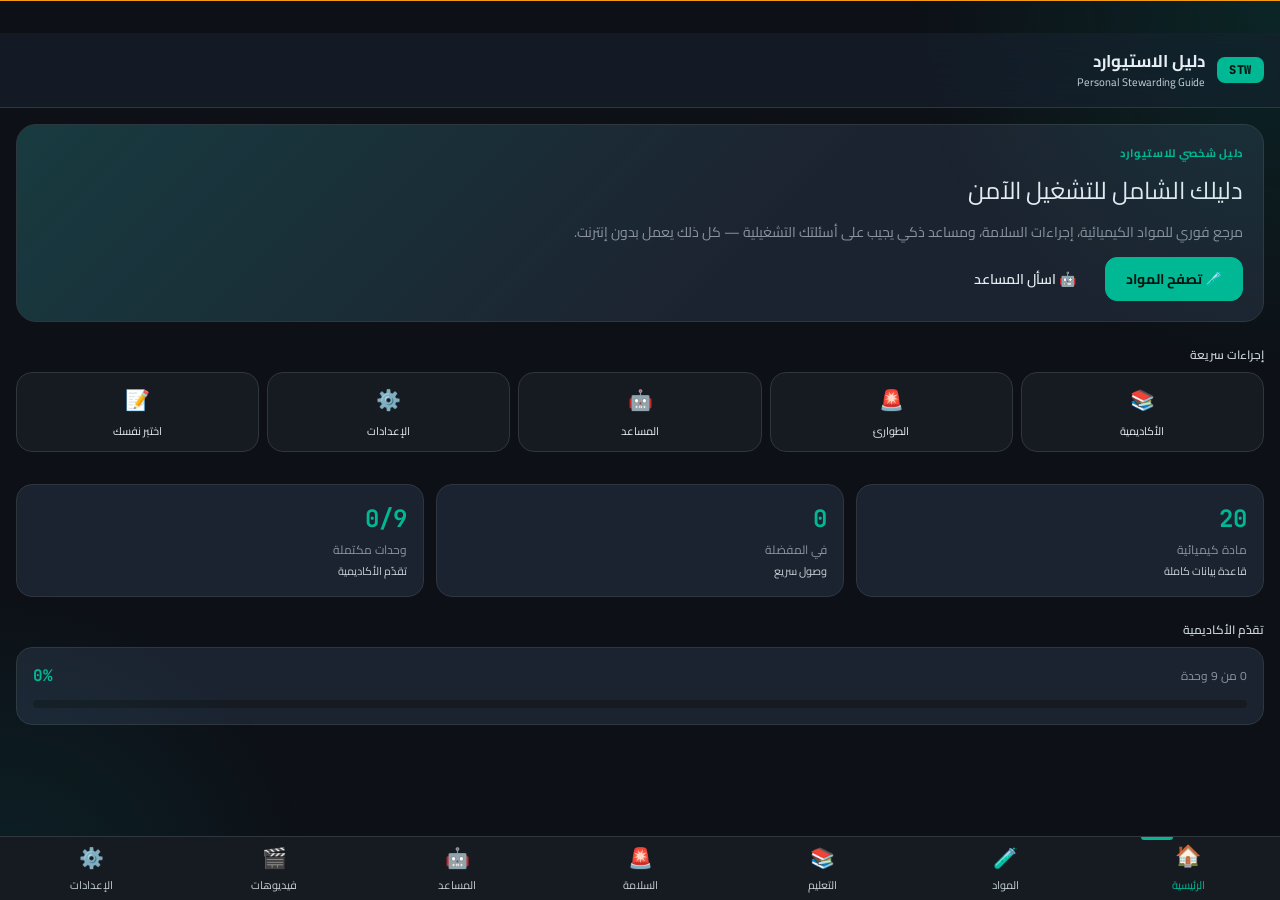
<file: index.html>
<!DOCTYPE html>
<!--
  ============================================================================
  index.html — دليل الاستيوارد | Personal Stewarding Guide
  ============================================================================
  هذا هو "الصدفة" (Shell) الوحيدة للتطبيق بالكامل. لا يحتوي هذا الملف على
  أي محتوى تطبيقي فعلي (لا مواد كيميائية، لا محتوى تعليمي، لا حوار ذكاء
  اصطناعي) — كل ذلك يُبنى ديناميكياً بواسطة وحدات JavaScript من داخل
  حاويات <section class="view"> الفارغة أدناه. هذا يحقق قاعدة "لا تكرار
  للكود" (DRY) ويجعل كل عرض مسؤولاً عن نفسه بالكامل عبر ملفه في assets/js.

  لا يوجد هنا أي CSS مضمّن (inline) ولا أي JavaScript مضمّن — بالكامل عبر
  ملفات خارجية مرتبطة، تحقيقاً لقاعدة "no inline CSS/JS" الصارمة للمشروع.
  ============================================================================
-->
<html lang="ar" dir="rtl">
<head>
  <meta charset="UTF-8">
  <meta name="viewport" content="width=device-width, initial-scale=1, viewport-fit=cover">
  <meta name="description" content="دليل مرجعي شخصي للاستيوارد، غير تابع لأي فندق أو شركة — مواد كيميائية، سلامة غذاء، تعليم HACCP، ومساعد ذكي، يعمل بالكامل بدون إنترنت.">
  <meta name="theme-color" content="#0d1117" media="(prefers-color-scheme: dark)">
  <meta name="theme-color" content="#f7f8fa" media="(prefers-color-scheme: light)">
  <meta name="color-scheme" content="dark light">
  <title>دليل الاستيوارد — دليل شخصي</title>

  <!-- ==========================================================================
       PWA: الأيقونات والبيان (Manifest)
       ========================================================================== -->
  <link rel="manifest" href="manifest.json">
  <link rel="icon" type="image/png" sizes="32x32" href="assets/icons/icon-32.png">
  <link rel="apple-touch-icon" href="assets/icons/icon-192.png">
  <meta name="apple-mobile-web-app-capable" content="yes">
  <meta name="apple-mobile-web-app-status-bar-style" content="black-translucent">
  <meta name="apple-mobile-web-app-title" content="دليل الاستيوارد">

  <!-- ==========================================================================
       تحميل الخطوط: preconnect + preload لتفادي حجب العرض (render-blocking)
       الناتج عن @import داخل CSS — أداء أفضل ودرجة Lighthouse أعلى.
       ========================================================================== -->
  <link rel="preconnect" href="https://fonts.googleapis.com">
  <link rel="preconnect" href="https://fonts.gstatic.com" crossorigin>
  <link
    rel="preload"
    as="style"
    href="https://fonts.googleapis.com/css2?family=Cairo:wght@400;500;600;700;800;900&family=JetBrains+Mono:wght@400;500;700;800&display=swap"
  >
  <link
    rel="stylesheet"
    href="https://fonts.googleapis.com/css2?family=Cairo:wght@400;500;600;700;800;900&family=JetBrains+Mono:wght@400;500;700;800&display=swap"
  >

  <!-- ==========================================================================
       طبقات التصميم — بالترتيب: توكنز → أساسي → مكوّنات → تخطيطات الصفحات
       ========================================================================== -->
  <link rel="stylesheet" href="assets/css/tokens.css">
  <link rel="stylesheet" href="assets/css/base.css">
  <link rel="stylesheet" href="assets/css/components.css">
  <link rel="stylesheet" href="assets/css/views.css">
</head>
<body>

  <!-- رابط تخطي المحتوى — أول عنصر يصل له مستخدم لوحة المفاتيح -->
  <a href="#main-content" class="skip-link">تخطي إلى المحتوى الرئيسي</a>

  <!-- ==========================================================================
       شاشة البداية (Splash Screen) — تُخفى تلقائياً بعد تهيئة app.js
       ========================================================================== -->
  <div class="splash-screen" id="splashScreen" aria-hidden="true">
    <div class="splash-screen__logo">STEWARD GUIDE</div>
    <div class="splash-screen__spinner"></div>
  </div>

  <!-- مؤشر وضع عدم الاتصال — يظهر/يختفي تلقائياً حسب حالة الشبكة -->
  <div class="offline-banner" id="offlineBanner" role="status">
    <span aria-hidden="true">📡</span> أنت الآن بدون اتصال — التطبيق يعمل بكامل بياناته المحفوظة محلياً
  </div>

  <!-- ==========================================================================
       الرأس اللاصق (Sticky Header)
       ========================================================================== -->
  <header class="site-header">
    <div class="site-header__row">
      <span class="site-header__logo" aria-hidden="true">STW</span>
      <div>
        <div class="site-header__title">دليل الاستيوارد</div>
        <div class="site-header__subtitle">Personal Stewarding Guide</div>
      </div>
    </div>
  </header>

  <!-- ==========================================================================
       المحتوى الرئيسي — ستة عروض، كل واحد فارغ ويُملأ ديناميكياً من ملفه
       المخصص في assets/js/. السمة hidden تُدار بالكامل من router.js.
       ========================================================================== -->
  <main id="main-content">

    <section class="view" data-view="dashboard" hidden></section>

    <section class="view" data-view="chemicals" hidden></section>

    <section class="view" data-view="education" hidden>
      <div class="view-header">
        <div class="view-header__eyebrow">التعليم</div>
        <h1 class="view-header__title">أكاديمية سلامة الغذاء</h1>
      </div>
    </section>

    <section class="view" data-view="safety" hidden>
      <div class="view-header">
        <div class="view-header__eyebrow">السلامة</div>
        <h1 class="view-header__title">السلامة والطوارئ</h1>
      </div>
    </section>

    <section class="view" data-view="ai" hidden></section>

    <section class="view" data-view="settings" hidden>
      <div class="view-header">
        <div class="view-header__eyebrow">الإعدادات</div>
        <h1 class="view-header__title">تفضيلات التطبيق</h1>
      </div>
    </section>

  </main>

  <!-- ==========================================================================
       شريط التنقل السفلي — ستة عناصر تطابق العروض الستة أعلاه بالضبط
       ========================================================================== -->
  <nav class="bottom-nav" aria-label="التنقل الرئيسي">
    <button class="bottom-nav__item" type="button" data-nav-target="dashboard" aria-current="page">
      <span class="bottom-nav__indicator" aria-hidden="true"></span>
      <span class="bottom-nav__icon" aria-hidden="true">🏠</span>
      <span>الرئيسية</span>
    </button>
    <button class="bottom-nav__item" type="button" data-nav-target="chemicals" aria-current="false">
      <span class="bottom-nav__indicator" aria-hidden="true"></span>
      <span class="bottom-nav__icon" aria-hidden="true">🧪</span>
      <span>المواد</span>
    </button>
    <button class="bottom-nav__item" type="button" data-nav-target="education" aria-current="false">
      <span class="bottom-nav__indicator" aria-hidden="true"></span>
      <span class="bottom-nav__icon" aria-hidden="true">📚</span>
      <span>التعليم</span>
    </button>
    <button class="bottom-nav__item" type="button" data-nav-target="safety" aria-current="false">
      <span class="bottom-nav__indicator" aria-hidden="true"></span>
      <span class="bottom-nav__icon" aria-hidden="true">🚨</span>
      <span>السلامة</span>
    </button>
    <button class="bottom-nav__item" type="button" data-nav-target="ai" aria-current="false">
      <span class="bottom-nav__indicator" aria-hidden="true"></span>
      <span class="bottom-nav__icon" aria-hidden="true">🤖</span>
      <span>المساعد</span>
    </button>
    <a class="bottom-nav__item" href="videos-preview/" aria-current="false" style="text-decoration:none">
      <span class="bottom-nav__indicator" aria-hidden="true"></span>
      <span class="bottom-nav__icon" aria-hidden="true">🎬</span>
      <span>فيديوهات</span>
    </a>
    <button class="bottom-nav__item" type="button" data-nav-target="settings" aria-current="false">
      <span class="bottom-nav__indicator" aria-hidden="true"></span>
      <span class="bottom-nav__icon" aria-hidden="true">⚙️</span>
      <span>الإعدادات</span>
    </button>
  </nav>

  <!-- منطقة التوست — تُملأ ديناميكياً من showToast في utils.js -->
  <div class="toast-region" id="toastRegion" aria-live="polite"></div>

  <!-- ==========================================================================
       نقطة الدخول الوحيدة للجافاسكريبت — كل شيء آخر يُحمَّل عبر import
       ========================================================================== -->
  <script type="module" src="assets/js/app.js"></script>
</body>
</html>
</file>
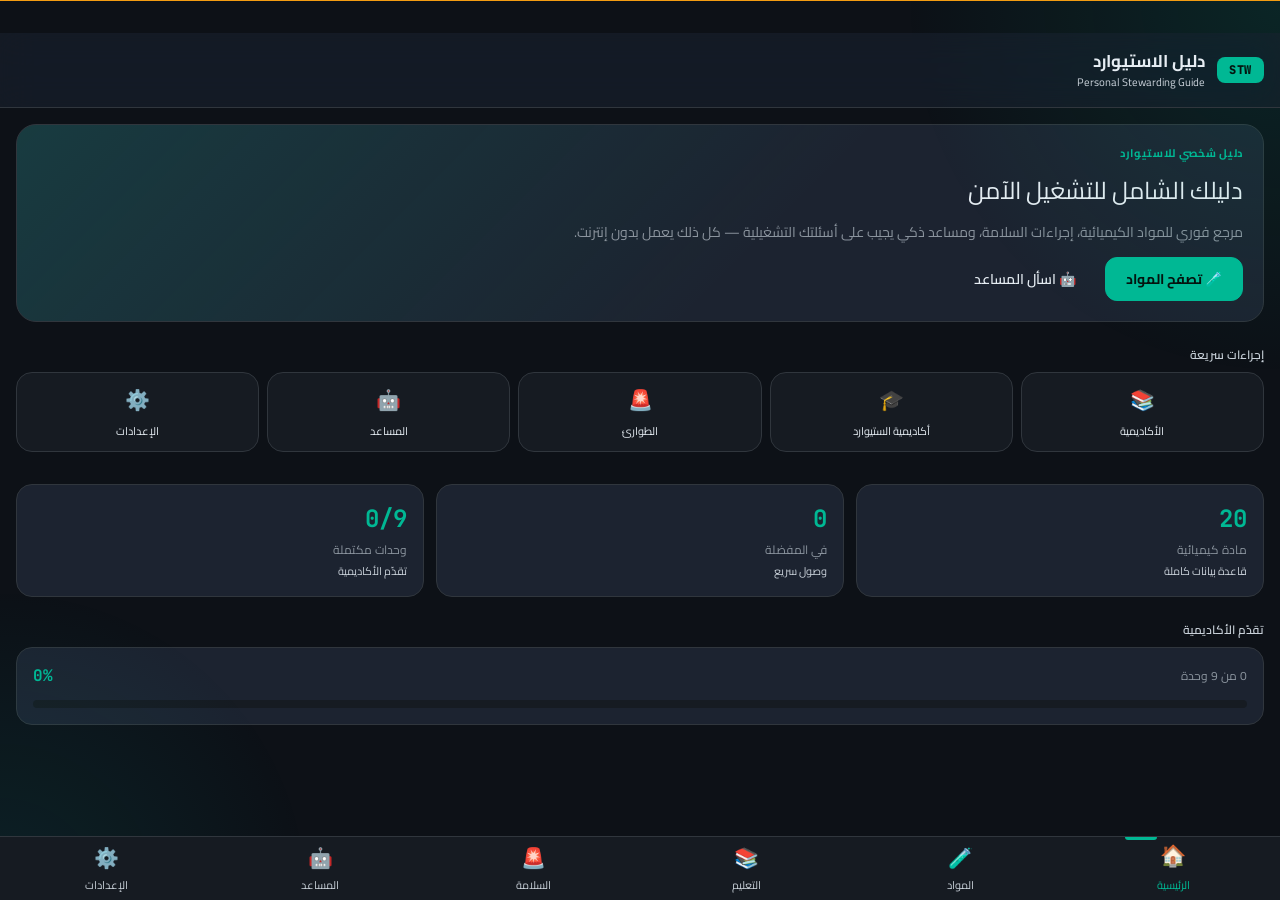
<file: academy-preview/index.html>
<!DOCTYPE html>
<!--
  ============================================================================
  index.html — دليل الاستيوارد | Personal Stewarding Guide
  ============================================================================
  هذا هو "الصدفة" (Shell) الوحيدة للتطبيق بالكامل. لا يحتوي هذا الملف على
  أي محتوى تطبيقي فعلي (لا مواد كيميائية، لا محتوى تعليمي، لا حوار ذكاء
  اصطناعي) — كل ذلك يُبنى ديناميكياً بواسطة وحدات JavaScript من داخل
  حاويات <section class="view"> الفارغة أدناه. هذا يحقق قاعدة "لا تكرار
  للكود" (DRY) ويجعل كل عرض مسؤولاً عن نفسه بالكامل عبر ملفه في assets/js.

  لا يوجد هنا أي CSS مضمّن (inline) ولا أي JavaScript مضمّن — بالكامل عبر
  ملفات خارجية مرتبطة، تحقيقاً لقاعدة "no inline CSS/JS" الصارمة للمشروع.
  ============================================================================
-->
<html lang="ar" dir="rtl">
<head>
  <meta charset="UTF-8">
  <meta name="viewport" content="width=device-width, initial-scale=1, viewport-fit=cover">
  <meta name="description" content="دليل مرجعي شخصي للاستيوارد، غير تابع لأي فندق أو شركة — مواد كيميائية، سلامة غذاء، تعليم HACCP، ومساعد ذكي، يعمل بالكامل بدون إنترنت.">
  <meta name="theme-color" content="#0d1117" media="(prefers-color-scheme: dark)">
  <meta name="theme-color" content="#f7f8fa" media="(prefers-color-scheme: light)">
  <meta name="color-scheme" content="dark light">
  <title>دليل الاستيوارد — دليل شخصي</title>

  <!-- ==========================================================================
       PWA: الأيقونات والبيان (Manifest)
       ========================================================================== -->
  <link rel="manifest" href="manifest.json">
  <link rel="icon" type="image/png" sizes="32x32" href="../assets/icons/icon-32.png">
  <link rel="apple-touch-icon" href="../assets/icons/icon-192.png">
  <meta name="apple-mobile-web-app-capable" content="yes">
  <meta name="apple-mobile-web-app-status-bar-style" content="black-translucent">
  <meta name="apple-mobile-web-app-title" content="دليل الاستيوارد">

  <!-- ==========================================================================
       تحميل الخطوط: preconnect + preload لتفادي حجب العرض (render-blocking)
       الناتج عن @import داخل CSS — أداء أفضل ودرجة Lighthouse أعلى.
       ========================================================================== -->
  <link rel="preconnect" href="https://fonts.googleapis.com">
  <link rel="preconnect" href="https://fonts.gstatic.com" crossorigin>
  <link
    rel="preload"
    as="style"
    href="https://fonts.googleapis.com/css2?family=Cairo:wght@400;500;600;700;800;900&family=JetBrains+Mono:wght@400;500;700;800&display=swap"
  >
  <link
    rel="stylesheet"
    href="https://fonts.googleapis.com/css2?family=Cairo:wght@400;500;600;700;800;900&family=JetBrains+Mono:wght@400;500;700;800&display=swap"
  >

  <!-- ==========================================================================
       طبقات التصميم — بالترتيب: توكنز → أساسي → مكوّنات → تخطيطات الصفحات
       ========================================================================== -->
  <link rel="stylesheet" href="assets/css/tokens.css">
  <link rel="stylesheet" href="assets/css/base.css">
  <link rel="stylesheet" href="assets/css/components.css">
  <link rel="stylesheet" href="assets/css/views.css">
  <link rel="stylesheet" href="assets/css/academy.css">
</head>
<body>

  <!-- رابط تخطي المحتوى — أول عنصر يصل له مستخدم لوحة المفاتيح -->
  <a href="#main-content" class="skip-link">تخطي إلى المحتوى الرئيسي</a>

  <!-- ==========================================================================
       شاشة البداية (Splash Screen) — تُخفى تلقائياً بعد تهيئة app.js
       ========================================================================== -->
  <div class="splash-screen" id="splashScreen" aria-hidden="true">
    <div class="splash-screen__logo">STEWARD GUIDE</div>
    <div class="splash-screen__spinner"></div>
  </div>

  <!-- مؤشر وضع عدم الاتصال — يظهر/يختفي تلقائياً حسب حالة الشبكة -->
  <div class="offline-banner" id="offlineBanner" role="status">
    <span aria-hidden="true">📡</span> أنت الآن بدون اتصال — التطبيق يعمل بكامل بياناته المحفوظة محلياً
  </div>

  <!-- ==========================================================================
       الرأس اللاصق (Sticky Header)
       ========================================================================== -->
  <header class="site-header">
    <div class="site-header__row">
      <span class="site-header__logo" aria-hidden="true">STW</span>
      <div>
        <div class="site-header__title">دليل الاستيوارد</div>
        <div class="site-header__subtitle">Personal Stewarding Guide</div>
      </div>
    </div>
  </header>

  <!-- ==========================================================================
       المحتوى الرئيسي — ستة عروض، كل واحد فارغ ويُملأ ديناميكياً من ملفه
       المخصص في assets/js/. السمة hidden تُدار بالكامل من router.js.
       ========================================================================== -->
  <main id="main-content">

    <section class="view" data-view="dashboard" hidden></section>

    <section class="view" data-view="chemicals" hidden></section>

    <section class="view" data-view="education" hidden>
      <div class="view-header">
        <div class="view-header__eyebrow">التعليم</div>
        <h1 class="view-header__title">أكاديمية سلامة الغذاء</h1>
      </div>
    </section>

    <section class="view" data-view="safety" hidden>
      <div class="view-header">
        <div class="view-header__eyebrow">السلامة</div>
        <h1 class="view-header__title">السلامة والطوارئ</h1>
      </div>
    </section>

    <section class="view" data-view="academy" hidden></section>

    <section class="view" data-view="ai" hidden></section>

    <section class="view" data-view="settings" hidden>
      <div class="view-header">
        <div class="view-header__eyebrow">الإعدادات</div>
        <h1 class="view-header__title">تفضيلات التطبيق</h1>
      </div>
    </section>

  </main>

  <!-- ==========================================================================
       شريط التنقل السفلي — ستة عناصر تطابق العروض الستة أعلاه بالضبط
       ========================================================================== -->
  <nav class="bottom-nav" aria-label="التنقل الرئيسي">
    <button class="bottom-nav__item" type="button" data-nav-target="dashboard" aria-current="page">
      <span class="bottom-nav__indicator" aria-hidden="true"></span>
      <span class="bottom-nav__icon" aria-hidden="true">🏠</span>
      <span>الرئيسية</span>
    </button>
    <button class="bottom-nav__item" type="button" data-nav-target="chemicals" aria-current="false">
      <span class="bottom-nav__indicator" aria-hidden="true"></span>
      <span class="bottom-nav__icon" aria-hidden="true">🧪</span>
      <span>المواد</span>
    </button>
    <button class="bottom-nav__item" type="button" data-nav-target="education" aria-current="false">
      <span class="bottom-nav__indicator" aria-hidden="true"></span>
      <span class="bottom-nav__icon" aria-hidden="true">📚</span>
      <span>التعليم</span>
    </button>
    <button class="bottom-nav__item" type="button" data-nav-target="safety" aria-current="false">
      <span class="bottom-nav__indicator" aria-hidden="true"></span>
      <span class="bottom-nav__icon" aria-hidden="true">🚨</span>
      <span>السلامة</span>
    </button>
    <button class="bottom-nav__item" type="button" data-nav-target="ai" aria-current="false">
      <span class="bottom-nav__indicator" aria-hidden="true"></span>
      <span class="bottom-nav__icon" aria-hidden="true">🤖</span>
      <span>المساعد</span>
    </button>
    <button class="bottom-nav__item" type="button" data-nav-target="settings" aria-current="false">
      <span class="bottom-nav__indicator" aria-hidden="true"></span>
      <span class="bottom-nav__icon" aria-hidden="true">⚙️</span>
      <span>الإعدادات</span>
    </button>
  </nav>

  <!-- منطقة التوست — تُملأ ديناميكياً من showToast في utils.js -->
  <div class="toast-region" id="toastRegion" aria-live="polite"></div>

  <!-- ==========================================================================
       نقطة الدخول الوحيدة للجافاسكريبت — كل شيء آخر يُحمَّل عبر import
       ========================================================================== -->
  <script type="module" src="assets/js/app.js"></script>
</body>
</html>
</file>
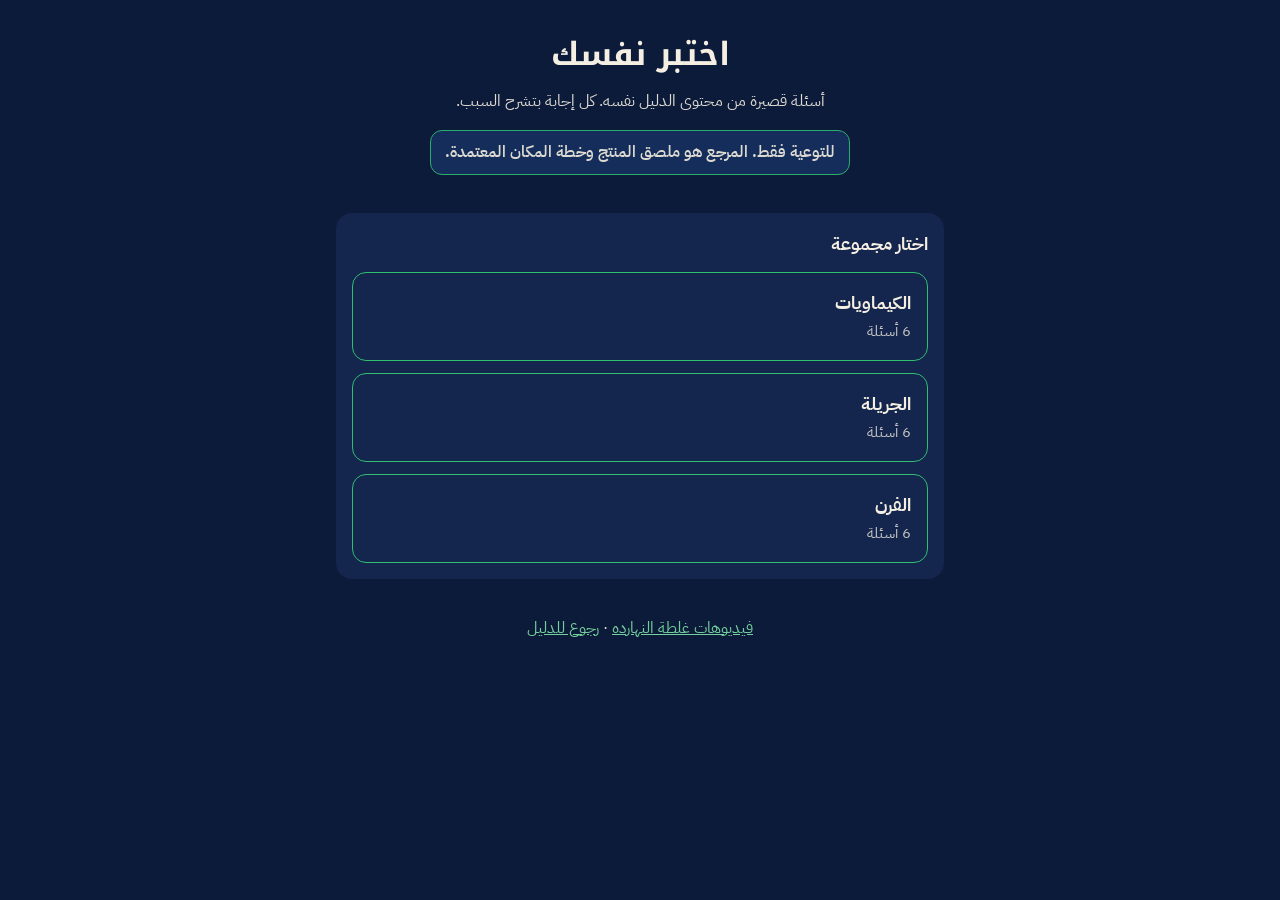
<file: quizzes-preview/index.html>
<!DOCTYPE html>
<html lang="ar" dir="rtl">
<head>
<meta charset="UTF-8">
<meta name="viewport" content="width=device-width, initial-scale=1">
<meta name="robots" content="noindex">
<meta name="theme-color" content="#0d1b3a">
<title>اختبر نفسك — دليل الاستيوارد</title>
<link rel="stylesheet" href="https://fonts.googleapis.com/css2?family=IBM+Plex+Sans+Arabic:wght@400;600;700&amp;family=Noto+Kufi+Arabic:wght@700&amp;display=swap">
<link rel="stylesheet" href="style.css">
</head>
<body>
<header>
<h1>اختبر نفسك</h1>
<p>أسئلة قصيرة من محتوى الدليل نفسه. كل إجابة بتشرح السبب.</p>
<p class="note">للتوعية فقط. المرجع هو ملصق المنتج وخطة المكان المعتمدة.</p>
</header>
<main id="app" aria-live="polite"></main>
<footer><a href="../videos-preview/">فيديوهات غلطة النهارده</a> · <a href="../redesign-preview/">رجوع للدليل</a></footer>
<script src="app.js"></script>
</body>
</html>
</file>
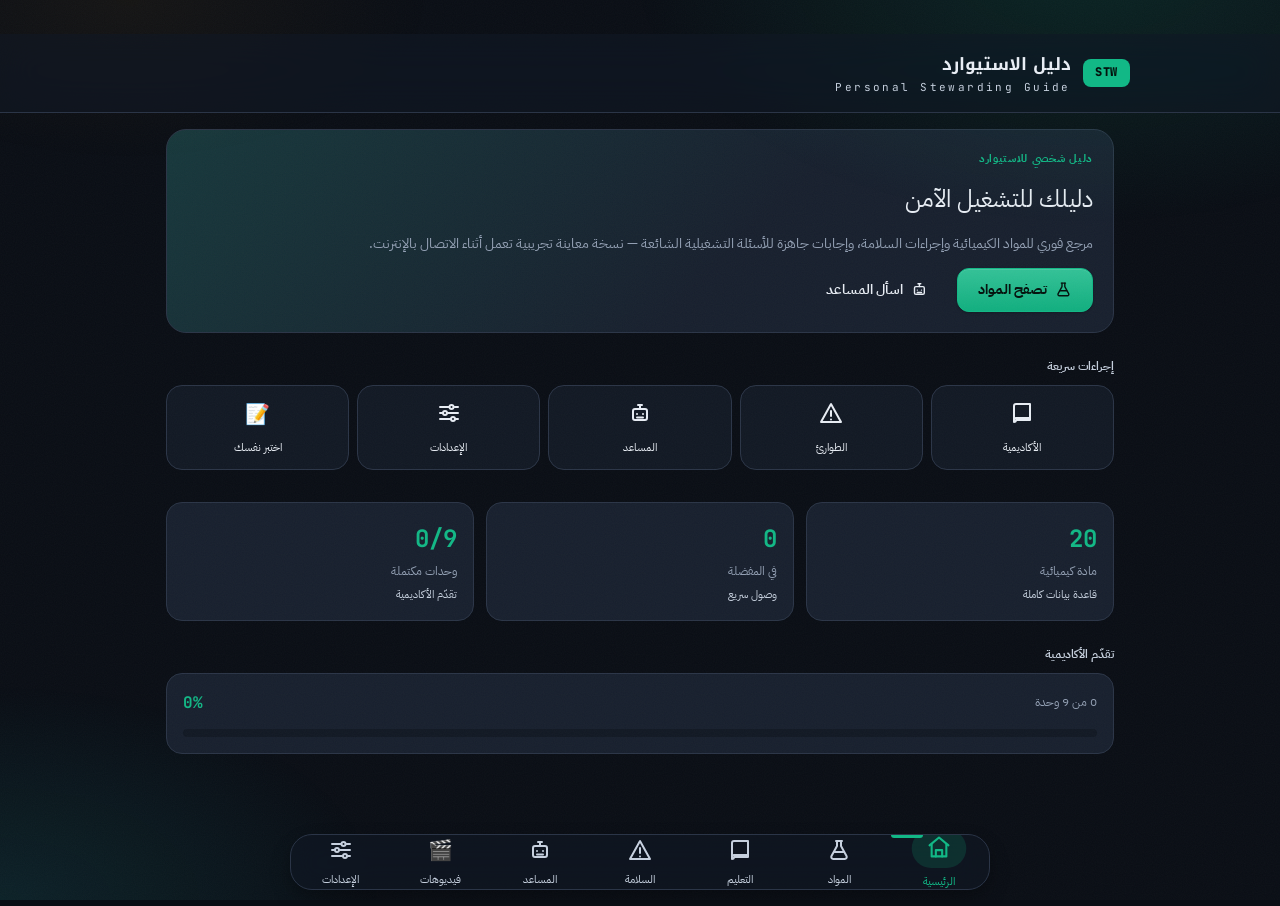
<file: redesign-preview/index.html>
<!DOCTYPE html>
<!--
  ============================================================================
  index.html — دليل الاستيوارد | Personal Stewarding Guide
  ============================================================================
  هذا هو "الصدفة" (Shell) الوحيدة للتطبيق بالكامل. لا يحتوي هذا الملف على
  أي محتوى تطبيقي فعلي (لا مواد كيميائية، لا محتوى تعليمي، لا حوار ذكاء
  اصطناعي) — كل ذلك يُبنى ديناميكياً بواسطة وحدات JavaScript من داخل
  حاويات <section class="view"> الفارغة أدناه. هذا يحقق قاعدة "لا تكرار
  للكود" (DRY) ويجعل كل عرض مسؤولاً عن نفسه بالكامل عبر ملفه في assets/js.

  لا يوجد هنا أي CSS مضمّن (inline) ولا أي JavaScript مضمّن — بالكامل عبر
  ملفات خارجية مرتبطة، تحقيقاً لقاعدة "no inline CSS/JS" الصارمة للمشروع.
  ============================================================================
-->
<html lang="ar" dir="rtl" data-theme="dark">
<head>
  <meta charset="UTF-8">
  <meta name="viewport" content="width=device-width, initial-scale=1, viewport-fit=cover">
  <meta name="description" content="دليل مرجعي شخصي للاستيوارد، غير تابع لأي فندق أو شركة — مواد كيميائية، سلامة غذاء، تعليم HACCP، وإجابات جاهزة — نسخة معاينة تجريبية تعمل أثناء الاتصال بالإنترنت.">
  <meta name="theme-color" content="#0d1117" media="(prefers-color-scheme: dark)">
  <meta name="theme-color" content="#f7f8fa" media="(prefers-color-scheme: light)">
  <meta name="color-scheme" content="dark light">
  <title>دليل الاستيوارد — معاينة التصميم الجديد</title>

  <!-- ==========================================================================
       PWA: الأيقونات والبيان (Manifest)
       ========================================================================== -->
  <link rel="icon" type="image/png" sizes="32x32" href="../assets/icons/icon-32.png">
  <link rel="apple-touch-icon" href="../assets/icons/icon-192.png">
  <meta name="apple-mobile-web-app-capable" content="yes">
  <meta name="apple-mobile-web-app-status-bar-style" content="black-translucent">
  <meta name="apple-mobile-web-app-title" content="دليل الاستيوارد">

  <!-- ==========================================================================
       تحميل الخطوط: preconnect + preload لتفادي حجب العرض (render-blocking)
       الناتج عن @import داخل CSS — أداء أفضل ودرجة Lighthouse أعلى.
       ========================================================================== -->
  <link rel="preconnect" href="https://fonts.googleapis.com">
  <link rel="preconnect" href="https://fonts.gstatic.com" crossorigin>
  <link
    rel="preload"
    as="style"
    href="https://fonts.googleapis.com/css2?family=IBM+Plex+Sans+Arabic:wght@400;500;600;700&family=Noto+Kufi+Arabic:wght@600;700;800&family=JetBrains+Mono:wght@400;500;700;800&display=swap"
  >
  <link
    rel="stylesheet"
    href="https://fonts.googleapis.com/css2?family=IBM+Plex+Sans+Arabic:wght@400;500;600;700&family=Noto+Kufi+Arabic:wght@600;700;800&family=JetBrains+Mono:wght@400;500;700;800&display=swap"
  >

  <!-- ==========================================================================
       طبقات التصميم — بالترتيب: توكنز → أساسي → مكوّنات → تخطيطات الصفحات
       ========================================================================== -->
  <link rel="stylesheet" href="assets/css/app-1.css">
  <link rel="stylesheet" href="assets/css/app-2.css">
  <link rel="stylesheet" href="assets/css/app-3.css">
</head>
<body>

  <!-- رابط تخطي المحتوى — أول عنصر يصل له مستخدم لوحة المفاتيح -->
  <a href="#main-content" class="skip-link">تخطي إلى المحتوى الرئيسي</a>

  <!-- ==========================================================================
       شاشة البداية (Splash Screen) — تُخفى تلقائياً بعد تهيئة app.js
       ========================================================================== -->
  <div class="splash-screen" id="splashScreen" aria-hidden="true">
    <div class="splash-screen__logo">STEWARD GUIDE</div>
    <div class="splash-screen__spinner"></div>
  </div>

  <!-- مؤشر وضع عدم الاتصال — يظهر/يختفي تلقائياً حسب حالة الشبكة -->
  <div class="offline-banner" id="offlineBanner" role="status">
    <span aria-hidden="true">📡</span> أنت الآن بدون اتصال — نسخة المعاينة تحتاج اتصالاً بالإنترنت لعرض محتواها
  </div>

  <!-- ==========================================================================
       الرأس اللاصق (Sticky Header)
       ========================================================================== -->
  <header class="site-header">
    <div class="site-header__row">
      <span class="site-header__logo" aria-hidden="true">STW</span>
      <div>
        <div class="site-header__title">دليل الاستيوارد</div>
        <div class="site-header__subtitle">Personal Stewarding Guide</div>
      </div>
    </div>
  </header>

  <!-- ==========================================================================
       المحتوى الرئيسي — ستة عروض، كل واحد فارغ ويُملأ ديناميكياً من ملفه
       المخصص في assets/js/. السمة hidden تُدار بالكامل من router.js.
       ========================================================================== -->
  <main id="main-content">

    <section class="view" data-view="dashboard" hidden></section>

    <section class="view" data-view="chemicals" hidden></section>

    <section class="view" data-view="education" hidden>
      <div class="view-header">
        <div class="view-header__eyebrow">التعليم</div>
        <h1 class="view-header__title">أكاديمية سلامة الغذاء</h1>
      </div>
    </section>

    <section class="view" data-view="safety" hidden>
      <div class="view-header">
        <div class="view-header__eyebrow">السلامة</div>
        <h1 class="view-header__title">السلامة والطوارئ</h1>
      </div>
    </section>

    <section class="view" data-view="ai" hidden></section>

    <section class="view" data-view="settings" hidden>
      <div class="view-header">
        <div class="view-header__eyebrow">الإعدادات</div>
        <h1 class="view-header__title">تفضيلات التطبيق</h1>
      </div>
    </section>

  </main>

  <!-- ==========================================================================
       شريط التنقل السفلي — ستة عناصر تطابق العروض الستة أعلاه بالضبط
       ========================================================================== -->
  <nav class="bottom-nav" aria-label="التنقل الرئيسي">
    <button class="bottom-nav__item" type="button" data-nav-target="dashboard" aria-current="page">
      <span class="bottom-nav__indicator" aria-hidden="true"></span>
      <span class="bottom-nav__icon" aria-hidden="true">🏠</span>
      <span>الرئيسية</span>
    </button>
    <button class="bottom-nav__item" type="button" data-nav-target="chemicals" aria-current="false">
      <span class="bottom-nav__indicator" aria-hidden="true"></span>
      <span class="bottom-nav__icon" aria-hidden="true">🧪</span>
      <span>المواد</span>
    </button>
    <button class="bottom-nav__item" type="button" data-nav-target="education" aria-current="false">
      <span class="bottom-nav__indicator" aria-hidden="true"></span>
      <span class="bottom-nav__icon" aria-hidden="true">📚</span>
      <span>التعليم</span>
    </button>
    <button class="bottom-nav__item" type="button" data-nav-target="safety" aria-current="false">
      <span class="bottom-nav__indicator" aria-hidden="true"></span>
      <span class="bottom-nav__icon" aria-hidden="true">🚨</span>
      <span>السلامة</span>
    </button>
    <button class="bottom-nav__item" type="button" data-nav-target="ai" aria-current="false">
      <span class="bottom-nav__indicator" aria-hidden="true"></span>
      <span class="bottom-nav__icon" aria-hidden="true">🤖</span>
      <span>المساعد</span>
    </button>
    <a class="bottom-nav__item" href="../videos-preview/" aria-current="false" style="text-decoration:none">
      <span class="bottom-nav__indicator" aria-hidden="true"></span>
      <span class="bottom-nav__icon" aria-hidden="true">🎬</span>
      <span>فيديوهات</span>
    </a>
    <button class="bottom-nav__item" type="button" data-nav-target="settings" aria-current="false">
      <span class="bottom-nav__indicator" aria-hidden="true"></span>
      <span class="bottom-nav__icon" aria-hidden="true">⚙️</span>
      <span>الإعدادات</span>
    </button>
  </nav>

  <!-- منطقة التوست — تُملأ ديناميكياً من showToast في utils.js -->
  <div class="toast-region" id="toastRegion" aria-live="polite"></div>

  <!-- ==========================================================================
       نقطة الدخول الوحيدة للجافاسكريبت — كل شيء آخر يُحمَّل عبر import
       ========================================================================== -->
    <script src="assets/js/app-1.js"></script>
  <script src="assets/js/app-2.js"></script>
  <script src="assets/js/app-3.js"></script>
  <script src="assets/js/app-4.js"></script>
  <script src="assets/js/app-5.js"></script>
  <script src="assets/js/app-6.js"></script>
  <script src="assets/js/app-7.js"></script>
</body>
</html>
</file>
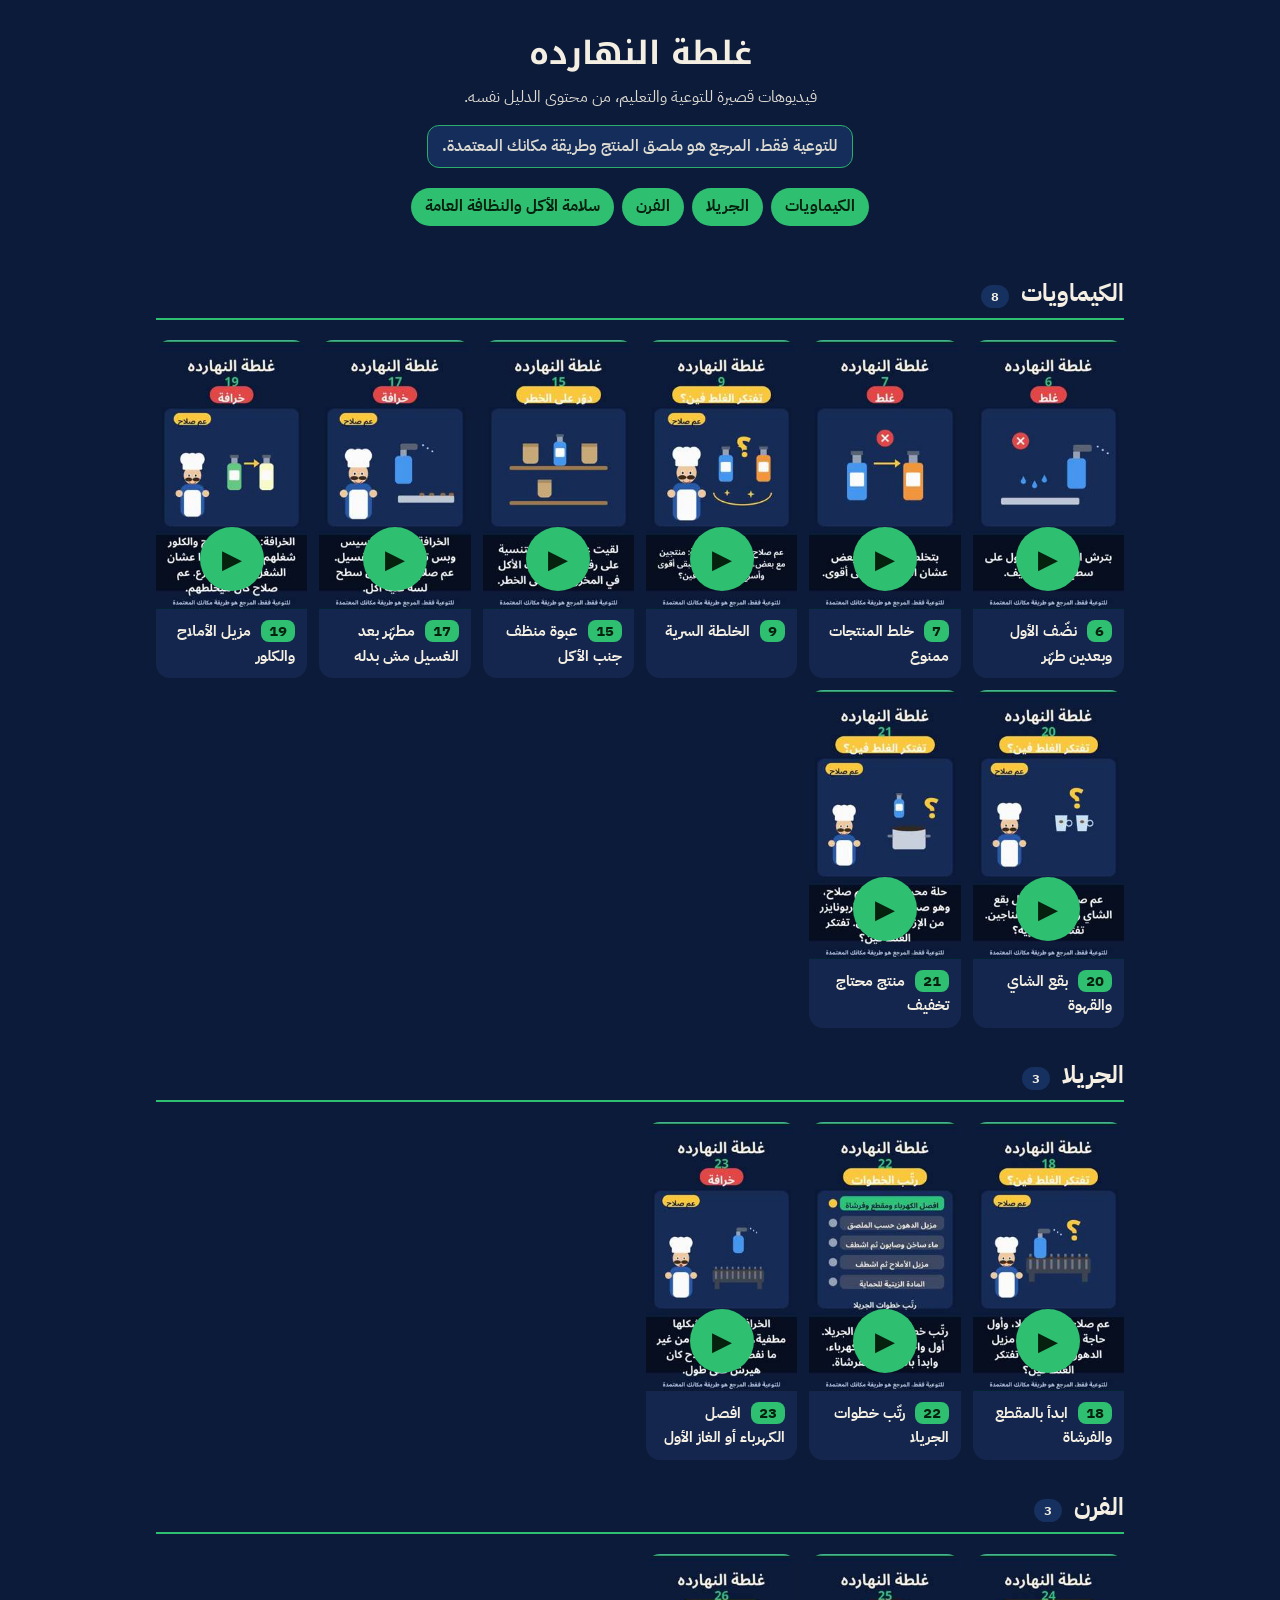
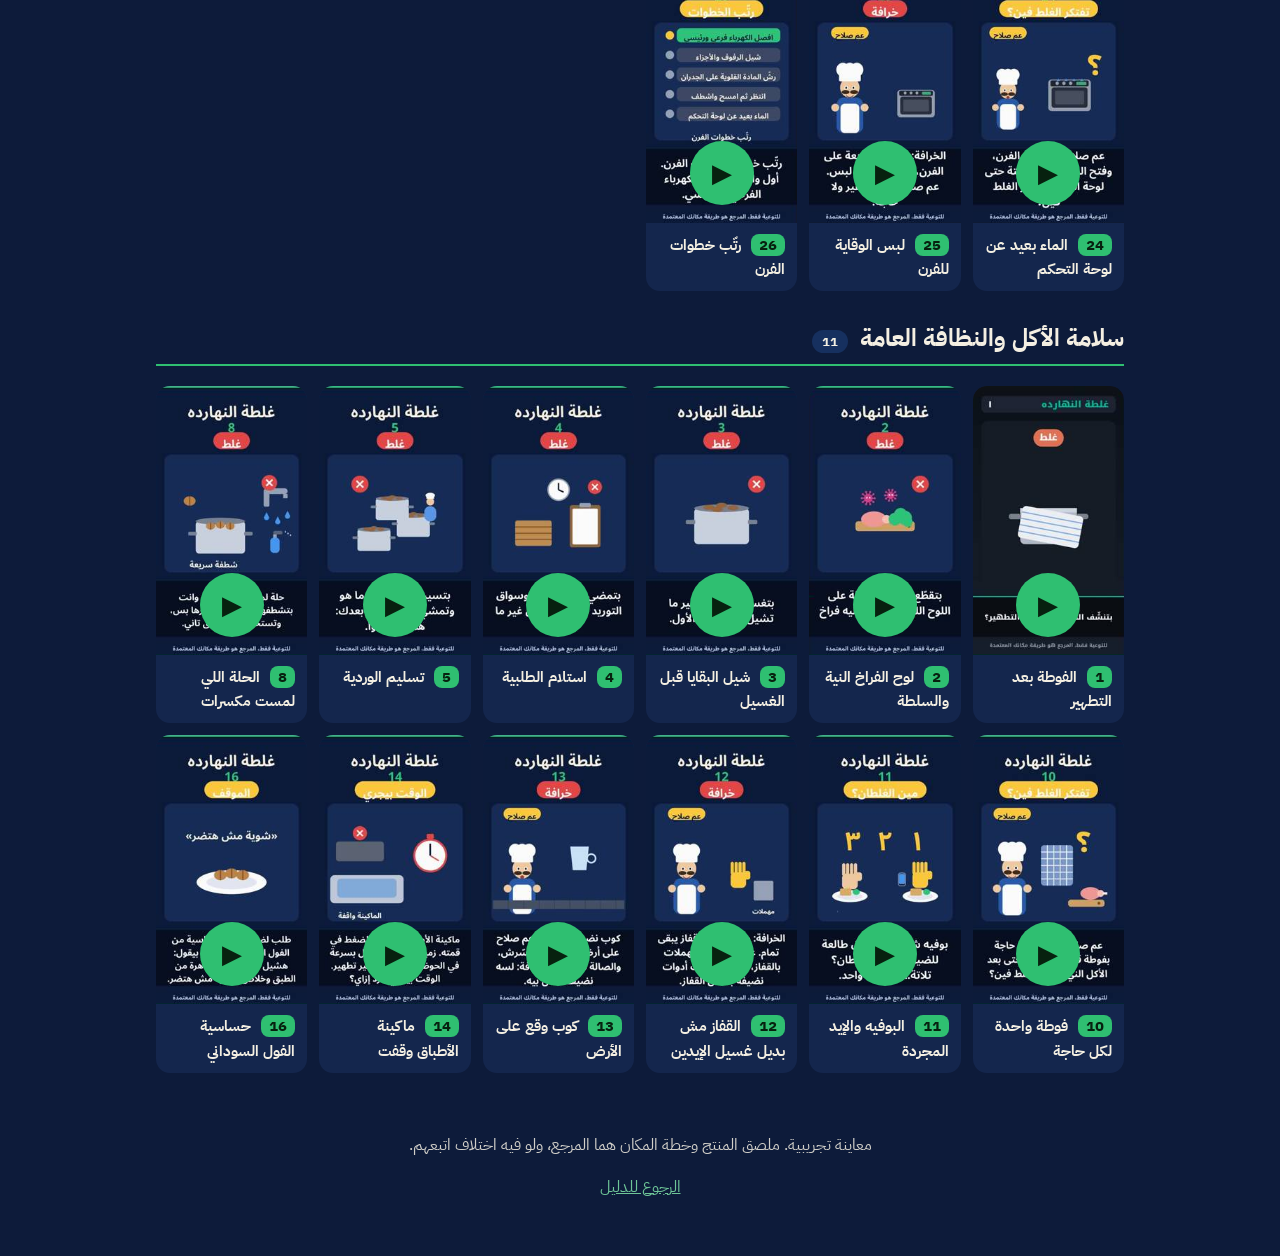
<file: videos-preview/index.html>
<!DOCTYPE html>
<html lang="ar" dir="rtl">
<head>
<meta charset="UTF-8">
<meta name="viewport" content="width=device-width, initial-scale=1">
<meta name="robots" content="noindex">
<meta name="theme-color" content="#0d1b3a">
<title>غلطة النهارده — فيديوهات توعية</title>
<link rel="stylesheet" href="https://fonts.googleapis.com/css2?family=IBM+Plex+Sans+Arabic:wght@400;600;700&amp;family=Noto+Kufi+Arabic:wght@700&amp;display=swap">
<link rel="stylesheet" href="style.css">
</head>
<body>
<header><h1>غلطة النهارده</h1><p>فيديوهات قصيرة للتوعية والتعليم، من محتوى الدليل نفسه.</p>
<p class="note">للتوعية فقط. المرجع هو ملصق المنتج وطريقة مكانك المعتمدة.</p>
<nav><a href="#chem">الكيماويات</a><a href="#grill">الجريلا</a><a href="#oven">الفرن</a><a href="#food">سلامة الأكل والنظافة العامة</a></nav></header>
<main>
<section class="grp" id="chem"><h2>الكيماويات <span class="cnt">8</span></h2><div class="grid">
<article class="card"><div class="vwrap"><video playsinline preload="none" data-ep="6" controls style="background-image:url(5-posters.jpg);background-size:500% 600%;background-position:0% 20%"></video><button class="play" type="button" aria-label="تشغيل">&#9654;</button></div><h3><span class="num">6</span> نضّف الأول وبعدين طهّر</h3></article>
<article class="card"><div class="vwrap"><video playsinline preload="none" data-ep="7" controls style="background-image:url(5-posters.jpg);background-size:500% 600%;background-position:25% 20%"></video><button class="play" type="button" aria-label="تشغيل">&#9654;</button></div><h3><span class="num">7</span> خلط المنتجات ممنوع</h3></article>
<article class="card"><div class="vwrap"><video playsinline preload="none" data-ep="9" controls style="background-image:url(5-posters.jpg);background-size:500% 600%;background-position:75% 20%"></video><button class="play" type="button" aria-label="تشغيل">&#9654;</button></div><h3><span class="num">9</span> الخلطة السرية</h3></article>
<article class="card"><div class="vwrap"><video playsinline preload="none" data-ep="15" controls style="background-image:url(5-posters.jpg);background-size:500% 600%;background-position:100% 40%"></video><button class="play" type="button" aria-label="تشغيل">&#9654;</button></div><h3><span class="num">15</span> عبوة منظف جنب الأكل</h3></article>
<article class="card"><div class="vwrap"><video playsinline preload="none" data-ep="17" controls style="background-image:url(5-posters.jpg);background-size:500% 600%;background-position:25% 60%"></video><button class="play" type="button" aria-label="تشغيل">&#9654;</button></div><h3><span class="num">17</span> مطهّر بعد الغسيل مش بدله</h3></article>
<article class="card"><div class="vwrap"><video playsinline preload="none" data-ep="19" controls style="background-image:url(5-posters.jpg);background-size:500% 600%;background-position:75% 60%"></video><button class="play" type="button" aria-label="تشغيل">&#9654;</button></div><h3><span class="num">19</span> مزيل الأملاح والكلور</h3></article>
<article class="card"><div class="vwrap"><video playsinline preload="none" data-ep="20" controls style="background-image:url(5-posters.jpg);background-size:500% 600%;background-position:100% 60%"></video><button class="play" type="button" aria-label="تشغيل">&#9654;</button></div><h3><span class="num">20</span> بقع الشاي والقهوة</h3></article>
<article class="card"><div class="vwrap"><video playsinline preload="none" data-ep="21" controls style="background-image:url(5-posters.jpg);background-size:500% 600%;background-position:0% 80%"></video><button class="play" type="button" aria-label="تشغيل">&#9654;</button></div><h3><span class="num">21</span> منتج محتاج تخفيف</h3></article>
</div></section>
<section class="grp" id="grill"><h2>الجريلا <span class="cnt">3</span></h2><div class="grid">
<article class="card"><div class="vwrap"><video playsinline preload="none" data-ep="18" controls style="background-image:url(5-posters.jpg);background-size:500% 600%;background-position:50% 60%"></video><button class="play" type="button" aria-label="تشغيل">&#9654;</button></div><h3><span class="num">18</span> ابدأ بالمقطع والفرشاة</h3></article>
<article class="card"><div class="vwrap"><video playsinline preload="none" data-ep="22" controls style="background-image:url(5-posters.jpg);background-size:500% 600%;background-position:25% 80%"></video><button class="play" type="button" aria-label="تشغيل">&#9654;</button></div><h3><span class="num">22</span> رتّب خطوات الجريلا</h3></article>
<article class="card"><div class="vwrap"><video playsinline preload="none" data-ep="23" controls style="background-image:url(5-posters.jpg);background-size:500% 600%;background-position:50% 80%"></video><button class="play" type="button" aria-label="تشغيل">&#9654;</button></div><h3><span class="num">23</span> افصل الكهرباء أو الغاز الأول</h3></article>
</div></section>
<section class="grp" id="oven"><h2>الفرن <span class="cnt">3</span></h2><div class="grid">
<article class="card"><div class="vwrap"><video playsinline preload="none" data-ep="24" controls style="background-image:url(5-posters.jpg);background-size:500% 600%;background-position:75% 80%"></video><button class="play" type="button" aria-label="تشغيل">&#9654;</button></div><h3><span class="num">24</span> الماء بعيد عن لوحة التحكم</h3></article>
<article class="card"><div class="vwrap"><video playsinline preload="none" data-ep="25" controls style="background-image:url(5-posters.jpg);background-size:500% 600%;background-position:100% 80%"></video><button class="play" type="button" aria-label="تشغيل">&#9654;</button></div><h3><span class="num">25</span> لبس الوقاية للفرن</h3></article>
<article class="card"><div class="vwrap"><video playsinline preload="none" data-ep="26" controls style="background-image:url(5-posters.jpg);background-size:500% 600%;background-position:0% 100%"></video><button class="play" type="button" aria-label="تشغيل">&#9654;</button></div><h3><span class="num">26</span> رتّب خطوات الفرن</h3></article>
</div></section>
<section class="grp" id="food"><h2>سلامة الأكل والنظافة العامة <span class="cnt">11</span></h2><div class="grid">
<article class="card"><div class="vwrap"><video playsinline preload="none" data-ep="1" controls style="background-image:url(5-posters.jpg);background-size:500% 600%;background-position:0% 0%"></video><button class="play" type="button" aria-label="تشغيل">&#9654;</button></div><h3><span class="num">1</span> الفوطة بعد التطهير</h3></article>
<article class="card"><div class="vwrap"><video playsinline preload="none" data-ep="2" controls style="background-image:url(5-posters.jpg);background-size:500% 600%;background-position:25% 0%"></video><button class="play" type="button" aria-label="تشغيل">&#9654;</button></div><h3><span class="num">2</span> لوح الفراخ النية والسلطة</h3></article>
<article class="card"><div class="vwrap"><video playsinline preload="none" data-ep="3" controls style="background-image:url(5-posters.jpg);background-size:500% 600%;background-position:50% 0%"></video><button class="play" type="button" aria-label="تشغيل">&#9654;</button></div><h3><span class="num">3</span> شيل البقايا قبل الغسيل</h3></article>
<article class="card"><div class="vwrap"><video playsinline preload="none" data-ep="4" controls style="background-image:url(5-posters.jpg);background-size:500% 600%;background-position:75% 0%"></video><button class="play" type="button" aria-label="تشغيل">&#9654;</button></div><h3><span class="num">4</span> استلام الطلبية</h3></article>
<article class="card"><div class="vwrap"><video playsinline preload="none" data-ep="5" controls style="background-image:url(5-posters.jpg);background-size:500% 600%;background-position:100% 0%"></video><button class="play" type="button" aria-label="تشغيل">&#9654;</button></div><h3><span class="num">5</span> تسليم الوردية</h3></article>
<article class="card"><div class="vwrap"><video playsinline preload="none" data-ep="8" controls style="background-image:url(5-posters.jpg);background-size:500% 600%;background-position:50% 20%"></video><button class="play" type="button" aria-label="تشغيل">&#9654;</button></div><h3><span class="num">8</span> الحلة اللي لمست مكسرات</h3></article>
<article class="card"><div class="vwrap"><video playsinline preload="none" data-ep="10" controls style="background-image:url(5-posters.jpg);background-size:500% 600%;background-position:100% 20%"></video><button class="play" type="button" aria-label="تشغيل">&#9654;</button></div><h3><span class="num">10</span> فوطة واحدة لكل حاجة</h3></article>
<article class="card"><div class="vwrap"><video playsinline preload="none" data-ep="11" controls style="background-image:url(5-posters.jpg);background-size:500% 600%;background-position:0% 40%"></video><button class="play" type="button" aria-label="تشغيل">&#9654;</button></div><h3><span class="num">11</span> البوفيه والإيد المجردة</h3></article>
<article class="card"><div class="vwrap"><video playsinline preload="none" data-ep="12" controls style="background-image:url(5-posters.jpg);background-size:500% 600%;background-position:25% 40%"></video><button class="play" type="button" aria-label="تشغيل">&#9654;</button></div><h3><span class="num">12</span> القفاز مش بديل غسيل الإيدين</h3></article>
<article class="card"><div class="vwrap"><video playsinline preload="none" data-ep="13" controls style="background-image:url(5-posters.jpg);background-size:500% 600%;background-position:50% 40%"></video><button class="play" type="button" aria-label="تشغيل">&#9654;</button></div><h3><span class="num">13</span> كوب وقع على الأرض</h3></article>
<article class="card"><div class="vwrap"><video playsinline preload="none" data-ep="14" controls style="background-image:url(5-posters.jpg);background-size:500% 600%;background-position:75% 40%"></video><button class="play" type="button" aria-label="تشغيل">&#9654;</button></div><h3><span class="num">14</span> ماكينة الأطباق وقفت</h3></article>
<article class="card"><div class="vwrap"><video playsinline preload="none" data-ep="16" controls style="background-image:url(5-posters.jpg);background-size:500% 600%;background-position:0% 60%"></video><button class="play" type="button" aria-label="تشغيل">&#9654;</button></div><h3><span class="num">16</span> حساسية الفول السوداني</h3></article>
</div></section>
</main>
<footer><p>معاينة تجريبية. ملصق المنتج وخطة المكان هما المرجع، ولو فيه اختلاف اتبعهم.</p><p><a href="../redesign-preview/">الرجوع للدليل</a></p></footer>
<script src="app.js"></script>
</body>
  </html>
</file>
<file: assets/css/tokens.css>
/* ==========================================================================
   TOKENS.CSS
   دليل الاستيوارد | نظام تصميم (Design Tokens)
   ==========================================================================
   هذا الملف هو "مصدر الحقيقة الوحيد" لكل قيمة تصميم في التطبيق:
   ألوان، مسافات، خطوط، زوايا، ظلال، حركة، وطبقات (z-index).

   القاعدة: لا يوجد أي قيمة "سحرية" (magic number) في أي ملف CSS آخر.
   كل قيمة تصميم يجب أن تُكتب هنا مرة واحدة وتُستخدم عبر var(--token-name).

   يدعم هذا الملف وضعين: فاتح (light) وداكن (dark) عبر [data-theme="..."]
   الوضع الداكن هو الافتراضي ليحافظ على الهوية البصرية الحالية للتطبيق
   (الصناعية / الفولاذية) التي اعتاد عليها المستخدمون.
   ========================================================================== */

/* ==========================================================================
   1. الخطوط (Typography Source)
   ==========================================================================
   نُبقي على خط Cairo كخط أساسي (عربي + لاتيني) للحفاظ على الهوية الحالية،
   ونضيف JetBrains Mono كخط ثانوي وحيد الاستخدام لعناصر "شريط اللاصق"
   الصناعية (أسماء المواد الكيميائية بالإنجليزية، الأكواد، الشارات).

   ملاحظة أداء مهمة:
   تحميل الخطوط لا يتم هنا عبر @import (وهذا مقصود). @import داخل CSS
   يوقف عرض الصفحة (render-blocking) بشكل إضافي لأن المتصفح يجب أن يكتشف
   ويُحمّل التبعية قبل إكمال تحليل باقي الـ CSS. بدلاً من ذلك، يتم تحميل
   الخطوط عبر <link rel="preconnect"> و <link rel="preload"> في <head>
   الخاص بـ index.html، مما يسمح للمتصفح باكتشاف الطلب مبكراً (Early
   Discovery) ويُحسّن درجة Lighthouse Performance بشكل ملموس.
   ========================================================================== */

:root {
  /* ------------------------------------------------------------------------
     2. المقاييس الأساسية (Primitive Scale) — لا تُستخدم مباشرة في المكوّنات،
        هي فقط "خامات" تُبنى منها التوكنز الدلالية (Semantic Tokens) بالأسفل.
     ------------------------------------------------------------------------ */

  /* -- الألوان الأساسية: الأخضر (لون العلامة) -- */
  --primitive-green-50:  #e6faf5;
  --primitive-green-100: #b3f0e0;
  --primitive-green-300: #4dd6b8;
  --primitive-green-500: #00b894;
  --primitive-green-600: #00997d;
  --primitive-green-700: #00785f;
  --primitive-green-900: #00453a;

  /* -- الألوان الأساسية: التركواز (مساعد الذكاء الاصطناعي) -- */
  --primitive-teal-300: #66e0db;
  --primitive-teal-500: #00cec9;
  --primitive-teal-700: #00a19c;

  /* -- ألوان الخطر الصناعي (Hazard) -- */
  --primitive-hazard-orange-300: #ffb366;
  --primitive-hazard-orange-500: #f39c12;
  --primitive-hazard-orange-700: #c2780a;
  --primitive-red-300:  #ff9d85;
  --primitive-red-500:  #e17055;
  --primitive-red-700:  #b5502f;

  /* -- الألوان المحايدة: الفولاذ (Steel) للوضع الداكن -- */
  --primitive-steel-950: #0a0d11;
  --primitive-steel-900: #0d1117;
  --primitive-steel-800: #131920;
  --primitive-steel-700: #161b22;
  --primitive-steel-600: #1c2330;
  --primitive-steel-500: #232b3a;
  --primitive-steel-400: #30363d;
  --primitive-steel-300: #4a5158;
  --primitive-steel-200: #8b949e;
  --primitive-steel-100: #c9d1d9;
  --primitive-steel-50:  #e6edf3;

  /* -- الألوان المحايدة: للوضع الفاتح -- */
  --primitive-paper-50:  #ffffff;
  --primitive-paper-100: #f7f8fa;
  --primitive-paper-200: #eef0f3;
  --primitive-paper-300: #e2e5ea;
  --primitive-paper-400: #cdd2d9;
  --primitive-paper-600: #6b7280;
  --primitive-paper-800: #2d3339;
  --primitive-paper-900: #12161b;

  /* ------------------------------------------------------------------------
     3. المسافات (Spacing Scale) — مبنية على وحدة أساسية 4px
     ------------------------------------------------------------------------ */
  --space-0: 0;
  --space-1: 4px;
  --space-2: 8px;
  --space-3: 12px;
  --space-4: 16px;
  --space-5: 20px;
  --space-6: 24px;
  --space-8: 32px;
  --space-10: 40px;
  --space-12: 48px;
  --space-16: 64px;
  --space-20: 80px;

  /* ------------------------------------------------------------------------
     4. زوايا الاستدارة (Radius Scale)
     ------------------------------------------------------------------------ */
  --radius-xs: 6px;
  --radius-sm: 8px;
  --radius-md: 12px;
  --radius-lg: 16px;
  --radius-xl: 20px;
  --radius-2xl: 28px;
  --radius-full: 999px;

  /* ------------------------------------------------------------------------
     5. المقاييس الطباعية (Type Scale) — نسبة 1.2 (Minor Third)
     ------------------------------------------------------------------------ */
  --font-family-base: 'Cairo', 'Segoe UI', sans-serif;
  --font-family-mono: 'JetBrains Mono', ui-monospace, monospace;

  --text-xs: 11px;
  --text-sm: 12px;
  --text-base: 14px;
  --text-md: 15px;
  --text-lg: 17px;
  --text-xl: 20px;
  --text-2xl: 24px;
  --text-3xl: 30px;
  --text-4xl: 36px;

  --leading-tight: 1.2;
  --leading-normal: 1.5;
  --leading-relaxed: 1.7;

  --weight-regular: 400;
  --weight-medium: 500;
  --weight-semibold: 600;
  --weight-bold: 700;
  --weight-black: 900;

  --tracking-label: 0.06em;   /* تباعد الحروف لنمط "شريط اللاصق" الصناعي */

  /* ------------------------------------------------------------------------
     6. الحركة والانتقالات (Motion)
     ------------------------------------------------------------------------ */
  --ease-standard: cubic-bezier(0.2, 0, 0, 1);
  --ease-decelerate: cubic-bezier(0, 0, 0, 1);
  --ease-accelerate: cubic-bezier(0.3, 0, 1, 1);
  --ease-spring: cubic-bezier(0.34, 1.56, 0.64, 1);

  --duration-instant: 80ms;
  --duration-fast: 150ms;
  --duration-base: 220ms;
  --duration-slow: 340ms;
  --duration-slower: 500ms;

  /* ------------------------------------------------------------------------
     7. طبقات الواجهة (Z-Index Scale) — قيمة مركزية موحّدة لمنع تعارض الطبقات
     ------------------------------------------------------------------------ */
  --z-base: 0;
  --z-card-hover: 5;
  --z-sticky-header: 100;
  --z-bottom-nav: 200;
  --z-fab: 250;
  --z-dropdown: 300;
  --z-overlay: 400;
  --z-modal: 500;
  --z-toast: 600;
  --z-splash: 900;
  --z-skip-link: 1000;

  /* ------------------------------------------------------------------------
     8. الأبعاد الهيكلية (Layout Dimensions)
     ------------------------------------------------------------------------ */
  --header-height: 64px;
  --nav-height: 64px;
  --fab-size: 56px;
  --container-max-width: 720px; /* يمنع تمدد التطبيق بشكل غير مريح على الأجهزة اللوحية */

  /* ------------------------------------------------------------------------
     9. أوزان الظل (Elevation — تُبنى من قيم داكنة ثابتة، تُستخدم في الوضعين)
     ------------------------------------------------------------------------ */
  --elevation-0: none;
  --elevation-1: 0 1px 2px rgba(0, 0, 0, 0.14), 0 1px 3px rgba(0, 0, 0, 0.10);
  --elevation-2: 0 2px 6px rgba(0, 0, 0, 0.16), 0 4px 10px rgba(0, 0, 0, 0.10);
  --elevation-3: 0 6px 16px rgba(0, 0, 0, 0.18), 0 10px 24px rgba(0, 0, 0, 0.12);
  --elevation-4: 0 12px 28px rgba(0, 0, 0, 0.22), 0 18px 40px rgba(0, 0, 0, 0.14);

  /* ------------------------------------------------------------------------
     10. سُمك الحدود والزجاجية (Borders & Glass)
     ------------------------------------------------------------------------ */
  --border-width-thin: 1px;
  --border-width-thick: 2px;
  --glass-blur: 18px;
  --glass-saturate: 160%;
}

/* ==========================================================================
   11. التوكنز الدلالية — الوضع الداكن (الافتراضي)
   ==========================================================================
   هذه هي القيم التي تستخدمها المكوّنات فعلياً (مثال: var(--surface-page)،
   وليس var(--primitive-steel-900) مباشرة). هذا يسمح بتبديل الوضع بالكامل
   بتغيير القيم هنا فقط، دون لمس أي ملف CSS آخر.
   ========================================================================== */
:root,
[data-theme='dark'] {
  color-scheme: dark;

  /* -- الخلفيات -- */
  --surface-page: var(--primitive-steel-900);
  --surface-sunken: var(--primitive-steel-950);
  --surface-raised: var(--primitive-steel-700);
  --surface-card: var(--primitive-steel-600);
  --surface-overlay: rgba(10, 13, 17, 0.72);
  --surface-glass: rgba(28, 35, 48, 0.55);

  /* -- الحدود -- */
  --border-subtle: var(--primitive-steel-400);
  --border-strong: var(--primitive-steel-300);

  /* -- النصوص -- */
  --content-primary: var(--primitive-steel-50);
  --content-secondary: var(--primitive-steel-200);
  --content-muted: var(--primitive-steel-100);
  --content-on-accent: #04140f; /* نص داكن فوق خلفية خضراء زاهية */
  --content-on-hazard: #1a0f00; /* نص داكن فوق خلفية برتقالية زاهية */

  /* -- الألوان الدلالية (Semantic Brand & Status) -- */
  --brand-primary: var(--primitive-green-500);
  --brand-primary-hover: var(--primitive-green-300);
  --brand-primary-active: var(--primitive-green-600);
  --brand-secondary: var(--primitive-teal-500);

  --status-safe: var(--primitive-green-500);
  --status-warning: var(--primitive-hazard-orange-500);
  --status-danger: var(--primitive-red-500);
  --status-info: var(--primitive-teal-500);

  /* -- لهجة الخطر الصناعي (Label-Maker / Hazard Tape) -- */
  --hazard-tape-bg: repeating-linear-gradient(
    135deg,
    var(--primitive-hazard-orange-500) 0 14px,
    var(--primitive-steel-950) 14px 28px
  );

  /* -- الظلال المتوهجة (Glow) لعناصر تفاعلية مميزة -- */
  --glow-brand: 0 0 0 3px rgba(0, 184, 148, 0.22);
  --glow-danger: 0 0 0 3px rgba(225, 112, 85, 0.25);

  /* -- خلفية الصفحة المزخرفة (Ambient Gradient) -- */
  --ambient-gradient:
    radial-gradient(circle at 100% 0%, rgba(0, 184, 148, 0.12), transparent 24%),
    radial-gradient(circle at 0% 100%, rgba(0, 206, 201, 0.09), transparent 20%);
}

/* ==========================================================================
   12. التوكنز الدلالية — الوضع الفاتح
   ==========================================================================
   يُفعَّل عبر [data-theme="light"] على وسم <html>، تُدار الحالة من settings.js
   ========================================================================== */
[data-theme='light'] {
  color-scheme: light;

  --surface-page: var(--primitive-paper-100);
  --surface-sunken: var(--primitive-paper-200);
  --surface-raised: var(--primitive-paper-50);
  --surface-card: var(--primitive-paper-50);
  --surface-overlay: rgba(18, 22, 27, 0.45);
  --surface-glass: rgba(255, 255, 255, 0.6);

  --border-subtle: var(--primitive-paper-300);
  --border-strong: var(--primitive-paper-400);

  --content-primary: var(--primitive-paper-900);
  --content-secondary: var(--primitive-paper-800);
  --content-muted: var(--primitive-paper-600);
  --content-on-accent: #04140f;
  --content-on-hazard: #1a0f00;

  --brand-primary: var(--primitive-green-600);
  --brand-primary-hover: var(--primitive-green-500);
  --brand-primary-active: var(--primitive-green-700);
  --brand-secondary: var(--primitive-teal-700);

  --status-safe: var(--primitive-green-600);
  --status-warning: var(--primitive-hazard-orange-700);
  --status-danger: var(--primitive-red-700);
  --status-info: var(--primitive-teal-700);

  --hazard-tape-bg: repeating-linear-gradient(
    135deg,
    var(--primitive-hazard-orange-500) 0 14px,
    var(--primitive-paper-900) 14px 28px
  );

  --glow-brand: 0 0 0 3px rgba(0, 153, 125, 0.18);
  --glow-danger: 0 0 0 3px rgba(181, 80, 47, 0.20);

  --ambient-gradient:
    radial-gradient(circle at 100% 0%, rgba(0, 184, 148, 0.08), transparent 24%),
    radial-gradient(circle at 0% 100%, rgba(0, 206, 201, 0.06), transparent 20%);
}

/* ==========================================================================
   13. دعم تفضيلات النظام (لأول تحميل قبل قراءة تفضيل المستخدم من localStorage)
   ========================================================================== */
@media (prefers-color-scheme: light) {
  :root:not([data-theme='dark']):not([data-theme='light']) {
    color-scheme: light;
    --surface-page: var(--primitive-paper-100);
    --surface-sunken: var(--primitive-paper-200);
    --surface-raised: var(--primitive-paper-50);
    --surface-card: var(--primitive-paper-50);
    --surface-overlay: rgba(18, 22, 27, 0.45);
    --surface-glass: rgba(255, 255, 255, 0.6);
    --border-subtle: var(--primitive-paper-300);
    --border-strong: var(--primitive-paper-400);
    --content-primary: var(--primitive-paper-900);
    --content-secondary: var(--primitive-paper-800);
    --content-muted: var(--primitive-paper-600);
    --brand-primary: var(--primitive-green-600);
    --brand-primary-hover: var(--primitive-green-500);
    --brand-primary-active: var(--primitive-green-700);
    --brand-secondary: var(--primitive-teal-700);
    --status-safe: var(--primitive-green-600);
    --status-warning: var(--primitive-hazard-orange-700);
    --status-danger: var(--primitive-red-700);
    --status-info: var(--primitive-teal-700);
  }
}

/* ==========================================================================
   14. تخصيصات لحجم الخط (يتحكم بها المستخدم من صفحة الإعدادات)
   ==========================================================================
   settings.js يضيف السمة data-font-size على <html> بثلاث قيم ممكنة.
   كل المكوّنات يجب أن تستخدم وحدات rem أو var(--text-*) الأساسية
   حتى تتجاوب تلقائياً مع تغيّر --font-scale.
   ========================================================================== */
:root {
  --font-scale: 1;
}
[data-font-size='small']  { --font-scale: 0.9; }
[data-font-size='medium'] { --font-scale: 1;   }
[data-font-size='large']  { --font-scale: 1.15; }
[data-font-size='xlarge'] { --font-scale: 1.3;  }
</file>
<file: assets/css/base.css>
/* ==========================================================================
   BASE.CSS
   دليل الاستيوارد | الإعادة التأسيسية والعناصر الأساسية
   ==========================================================================
   هذا الملف مسؤول فقط عن:
     1. تصفير الأنماط الافتراضية للمتصفح (Reset)
     2. الأنماط الأساسية لعناصر HTML الخام (body, h1, a, button..)
     3. أدوات إتاحة الاستخدام العامة (Accessibility Primitives)
     4. فئات مساعدة عامة (Utility Classes) لا ترتبط بمكوّن معيّن

   لا يحتوي هذا الملف على أي تصميم خاص بمكوّن (بطاقة، زر، شارة..) — تلك
   موجودة في components.css. القاعدة: إن كان الاسم يصف مكوّناً محدداً
   (.chem-card, .nav-btn) فمكانه ملف آخر. إن كان يصف عنصر HTML عام
   أو أداة عامة، فمكانه هنا.

   كل قيمة هنا مسحوبة من tokens.css فقط — لا قيم مكتوبة يدوياً (no magic
   numbers)، تحقيقاً لقاعدة "مصدر الحقيقة الواحد".
   ========================================================================== */

/* ==========================================================================
   1. صندوق الحجم والتصفير الشامل
   ========================================================================== */
*,
*::before,
*::after {
  box-sizing: border-box;
  margin: 0;
  padding: 0;
}

/* منع تمدد الصور والوسائط خارج حاوياتها بشكل غير مقصود */
img,
picture,
svg,
video,
canvas {
  display: block;
  max-width: 100%;
}

/* التأكد من أن العناصر القابلة للنقر بها مؤشر مناسب دائماً */
button,
[role='button'],
input[type='submit'] {
  cursor: pointer;
}

/* إزالة أنماط القوائم الافتراضية عند الحاجة لبناء مكوّنات مخصصة */
ul,
ol {
  list-style: none;
}

/* توريث الخط في عناصر النماذج (المتصفحات لا تفعل هذا تلقائياً) */
input,
button,
textarea,
select {
  font: inherit;
  color: inherit;
}

/* منع كسر تخطيط النص الطويل داخل أي عنصر مرن */
textarea {
  resize: vertical;
  min-height: 2.5em;
}

/* ==========================================================================
   2. الجذر والعناصر الأساسية
   ========================================================================== */
html {
  scroll-behavior: smooth;
  -webkit-text-size-adjust: 100%; /* منع تكبير النص التلقائي في iOS Safari */
  text-size-adjust: 100%;
}

body {
  font-family: var(--font-family-base);
  font-size: calc(var(--text-base) * var(--font-scale));
  line-height: var(--leading-normal);
  background-color: var(--surface-page);
  color: var(--content-primary);
  min-height: 100vh;
  min-height: 100dvh; /* يراعي أشرطة أدوات المتصفح المتحركة على الموبايل */
  position: relative;
  overflow-x: hidden;
  padding-bottom: calc(var(--nav-height) + var(--space-3));
  transition: background-color var(--duration-base) var(--ease-standard),
              color var(--duration-base) var(--ease-standard);
}

/* الخلفية الجوية الزخرفية — طبقة واحدة ثابتة، لا تتكرر لكل صفحة */
body::before {
  content: '';
  position: fixed;
  inset: 0;
  z-index: var(--z-base);
  pointer-events: none;
  background: var(--ambient-gradient);
}

h1, h2, h3, h4, h5, h6 {
  font-weight: var(--weight-bold);
  line-height: var(--leading-tight);
}

a {
  color: var(--brand-secondary);
  text-decoration: none;
}
a:hover {
  text-decoration: underline;
}

/* ==========================================================================
   3. إتاحة الاستخدام (Accessibility Primitives)
   ========================================================================== */

/* إخفاء بصري فقط — يبقى العنصر متاحاً لقارئ الشاشة وترتيب التنقل بالتاب */
.u-visually-hidden {
  position: absolute;
  width: 1px;
  height: 1px;
  padding: 0;
  margin: -1px;
  overflow: hidden;
  clip: rect(0, 0, 0, 0);
  white-space: nowrap;
  border: 0;
}

/* رابط تخطي المحتوى — أول عنصر يصل له مستخدم لوحة المفاتيح في الصفحة */
.skip-link {
  position: absolute;
  z-index: var(--z-skip-link);
  top: -100px;
  right: var(--space-3);
  background-color: var(--brand-primary);
  color: var(--content-on-accent);
  padding: var(--space-3) var(--space-4);
  border-radius: var(--radius-sm);
  font-weight: var(--weight-bold);
  transition: top var(--duration-fast) var(--ease-standard);
}
.skip-link:focus {
  top: var(--space-3);
}

/* حالة تركيز واضحة وموحّدة لكل عنصر تفاعلي في التطبيق */
:focus-visible {
  outline: var(--border-width-thick) solid var(--brand-secondary);
  outline-offset: 2px;
  border-radius: var(--radius-xs);
}

/* احترام تفضيل المستخدم لتقليل الحركة — يُلغي كل الحركات والانتقالات فعلياً */
@media (prefers-reduced-motion: reduce) {
  html {
    scroll-behavior: auto;
  }
  *,
  *::before,
  *::after {
    animation-duration: 0.01ms !important;
    animation-iteration-count: 1 !important;
    transition-duration: 0.01ms !important;
    scroll-behavior: auto !important;
  }
}

/* دعم التباين العالي (High Contrast) — يقوّي الحدود حين يطلب النظام ذلك */
@media (prefers-contrast: more) {
  :root {
    --border-subtle: var(--border-strong);
  }
  .skip-link,
  :focus-visible {
    outline-width: 3px;
  }
}

/* ==========================================================================
   4. فئات مساعدة عامة (Utilities)
   ==========================================================================
   فئات صغيرة، عامة، متعددة الاستخدام. لا تُستخدم لبناء مكوّنات كاملة —
   فقط لضبطات تخطيطية بسيطة ومتكررة عبر الصفحة.
   ========================================================================== */

.u-container {
  width: 100%;
  max-width: var(--container-max-width);
  margin-inline: auto;
}

.u-flex {
  display: flex;
}
.u-flex-col {
  display: flex;
  flex-direction: column;
}
.u-items-center {
  align-items: center;
}
.u-justify-between {
  justify-content: space-between;
}
.u-gap-1 { gap: var(--space-1); }
.u-gap-2 { gap: var(--space-2); }
.u-gap-3 { gap: var(--space-3); }
.u-gap-4 { gap: var(--space-4); }

.u-truncate {
  overflow: hidden;
  text-overflow: ellipsis;
  white-space: nowrap;
}

.u-scroll-x {
  overflow-x: auto;
  scrollbar-width: none; /* Firefox */
  -ms-overflow-style: none;
}
.u-scroll-x::-webkit-scrollbar {
  display: none; /* Chrome / Safari / Edge */
}

/* فئة عامة لإخفاء عنصر مع الحفاظ عليه في الشجرة (بدلاً من display:none
   المتكرر يدوياً في عشرات الأماكن) — تُستخدم بديلاً عن سمة hidden حين
   يحتاج العنصر انتقال حركي عند الإخفاء/الإظهار */
.u-collapsed {
  display: none !important;
}

/* طبقة زجاجية عامة (Glassmorphism) — تُستخدم فوق الخلفية الجوية مباشرة،
   لأي عنصر ثابت التموضع (رأس الصفحة، شريط التنقل، النوافذ المنبثقة) */
.u-glass-surface {
  background-color: var(--surface-glass);
  backdrop-filter: blur(var(--glass-blur)) saturate(var(--glass-saturate));
  -webkit-backdrop-filter: blur(var(--glass-blur)) saturate(var(--glass-saturate));
}

/* ==========================================================================
   5. طباعة (Print) — يحافظ على قابلية طباعة صفحات السلامة/التعليم كما
      كانت متاحة في التطبيق الأصلي (heroPrintBtn)
   ========================================================================== */
@media print {
  .bottom-nav,
  .fab,
  .site-header,
  .skip-link,
  [data-no-print] {
    display: none !important;
  }
  body {
    padding-bottom: 0;
    background: #fff;
    color: #000;
  }
  body::before {
    display: none;
  }
}
</file>
<file: assets/css/components.css>
/* ==========================================================================
   COMPONENTS.CSS
   دليل الاستيوارد | مكتبة المكوّنات القابلة لإعادة الاستخدام
   ==========================================================================
   كل مكوّن هنا:
     • مستقل تماماً عن الصفحة التي يظهر بها (لا افتراضات خاصة بصفحة معيّنة)
     • يستهلك توكنز دلالية فقط (--surface-*, --brand-*, --content-*..)
       ولا يشير إطلاقاً إلى primitive tokens (--primitive-steel-900 ممنوع هنا)
     • يوفر كل الحالات التفاعلية: default / hover / active / focus-visible /
       disabled / loading (حيثما ينطبق)
     • يتبع تسمية BEM: .block, .block__element, .block--modifier
     • حركاته مبنية على transform و opacity فقط (GPU-friendly)
     • حجم الهدف اللمسي 44×44px كحد أدنى لأي عنصر تفاعلي

   تنظيم الملف:
     1. الأزرار (Buttons)
     2. حقول الإدخال (Form Controls)
     3. البطاقات (Cards)
     4. الشارات والحبوب (Badges & Pills)
     5. الرقاقات القابلة للنقر (Chips)
     6. شريط التنقل السفلي (Bottom Navigation)
     7. الزر العائم (FAB)
     8. الرأس اللاصق (Sticky Header)
     9. التوست (Toast Messages)
     10. النوافذ المنبثقة (Modal / Sheet)
     11. القوائم السياقية (Context Menu)
     12. الهيكل العظمي للتحميل (Skeleton Loading)
     13. المؤشرات الدائرية والتقدم (Progress)
   ========================================================================== */

/* ==========================================================================
   1. الأزرار (Buttons)
   ========================================================================== */
.btn {
  --_btn-bg: var(--surface-raised);
  --_btn-fg: var(--content-primary);
  --_btn-border: var(--border-subtle);

  display: inline-flex;
  align-items: center;
  justify-content: center;
  gap: var(--space-2);
  min-height: 44px;
  min-width: 44px;
  padding: var(--space-2) var(--space-5);
  border-radius: var(--radius-md);
  border: var(--border-width-thin) solid var(--_btn-border);
  background-color: var(--_btn-bg);
  color: var(--_btn-fg);
  font-family: var(--font-family-base);
  font-size: calc(var(--text-base) * var(--font-scale));
  font-weight: var(--weight-semibold);
  line-height: 1;
  position: relative;
  overflow: hidden;
  isolation: isolate;
  transition: transform var(--duration-fast) var(--ease-standard),
              border-color var(--duration-fast) var(--ease-standard),
              box-shadow var(--duration-fast) var(--ease-standard);
}
.btn:hover {
  border-color: var(--border-strong);
  transform: translateY(-1px);
}
.btn:active {
  transform: translateY(0) scale(0.98);
}
.btn:focus-visible {
  outline: var(--border-width-thick) solid var(--brand-secondary);
  outline-offset: 2px;
}
.btn:disabled,
.btn[aria-disabled='true'] {
  opacity: 0.5;
  cursor: not-allowed;
  transform: none;
  pointer-events: none;
}

/* -- تأثير التموّج عند النقر (Ripple) — طبقة زائفة متحركة بـ transform/opacity فقط -- */
.btn::after {
  content: '';
  position: absolute;
  inset: 0;
  border-radius: inherit;
  background: radial-gradient(circle, currentColor 10%, transparent 10.5%) center/0% 0% no-repeat;
  opacity: 0;
  z-index: -1;
}
.btn--ripple-active::after {
  animation: btn-ripple var(--duration-slow) var(--ease-decelerate);
}
@keyframes btn-ripple {
  0%   { background-size: 0% 0%; opacity: 0.25; }
  100% { background-size: 300% 300%; opacity: 0; }
}

/* -- تعديلات الزر (Modifiers) -- */
.btn--primary {
  --_btn-bg: var(--brand-primary);
  --_btn-fg: var(--content-on-accent);
  --_btn-border: var(--brand-primary);
  font-weight: var(--weight-bold);
}
.btn--primary:hover {
  --_btn-bg: var(--brand-primary-hover);
  box-shadow: var(--glow-brand);
}

.btn--danger {
  --_btn-bg: transparent;
  --_btn-fg: var(--status-danger);
  --_btn-border: var(--status-danger);
}
.btn--danger:hover {
  --_btn-bg: var(--status-danger);
  --_btn-fg: var(--content-on-accent);
}

.btn--ghost {
  --_btn-bg: transparent;
  --_btn-border: transparent;
}
.btn--ghost:hover {
  --_btn-bg: var(--surface-raised);
}

.btn--icon {
  padding: var(--space-2);
  border-radius: var(--radius-full);
  aspect-ratio: 1 / 1;
}

.btn--sm {
  min-height: 36px;
  padding: var(--space-1) var(--space-3);
  font-size: calc(var(--text-sm) * var(--font-scale));
}

.btn--full {
  width: 100%;
}

/* -- حالة التحميل: يستبدل المحتوى بمؤشر دوّار دون تغيير أبعاد الزر -- */
.btn--loading {
  color: transparent !important;
  pointer-events: none;
}
.btn--loading::before {
  content: '';
  position: absolute;
  inset: 0;
  margin: auto;
  width: 18px;
  height: 18px;
  border-radius: var(--radius-full);
  border: 2px solid currentColor;
  border-top-color: transparent;
  color: var(--_btn-fg);
  animation: btn-spin var(--duration-slower) linear infinite;
}
@keyframes btn-spin {
  to { transform: rotate(360deg); }
}

/* ==========================================================================
   2. حقول الإدخال (Form Controls)
   ========================================================================== */
.field {
  display: flex;
  flex-direction: column;
  gap: var(--space-1);
  width: 100%;
}
.field__label {
  font-size: calc(var(--text-sm) * var(--font-scale));
  color: var(--content-secondary);
  font-weight: var(--weight-medium);
}
.field__control-wrap {
  position: relative;
  display: flex;
  align-items: center;
}
.field__input,
.field__textarea {
  width: 100%;
  min-height: 44px;
  background-color: var(--surface-raised);
  border: var(--border-width-thin) solid var(--border-subtle);
  border-radius: var(--radius-md);
  padding: var(--space-2) var(--space-4);
  color: var(--content-primary);
  font-family: var(--font-family-base);
  font-size: calc(var(--text-base) * var(--font-scale));
  transition: border-color var(--duration-fast) var(--ease-standard),
              box-shadow var(--duration-fast) var(--ease-standard);
}
.field__input::placeholder,
.field__textarea::placeholder {
  color: var(--content-muted);
}
.field__input:hover,
.field__textarea:hover {
  border-color: var(--border-strong);
}
.field__input:focus-visible,
.field__textarea:focus-visible {
  border-color: var(--brand-secondary);
  box-shadow: var(--glow-brand);
  outline: none;
}
.field__input:disabled,
.field__textarea:disabled {
  opacity: 0.5;
  cursor: not-allowed;
}
.field__icon {
  position: absolute;
  inset-inline-start: var(--space-3);
  color: var(--content-muted);
  pointer-events: none;
  display: flex;
}
.field__input--with-icon {
  padding-inline-start: var(--space-10);
}
.field__textarea {
  min-height: 44px;
  max-height: 160px;
}

/* -- مفتاح التبديل (Toggle Switch) — لصفحة الإعدادات، لكنه مكوّن عام -- */
.switch {
  position: relative;
  display: inline-flex;
  align-items: center;
  width: 48px;
  height: 28px;
  flex-shrink: 0;
}
.switch__input {
  position: absolute;
  opacity: 0;
  width: 100%;
  height: 100%;
  margin: 0;
  cursor: pointer;
  z-index: 1;
}
.switch__track {
  position: absolute;
  inset: 0;
  background-color: var(--surface-raised);
  border: var(--border-width-thin) solid var(--border-subtle);
  border-radius: var(--radius-full);
  transition: background-color var(--duration-base) var(--ease-standard);
}
.switch__thumb {
  position: absolute;
  top: 3px;
  inset-inline-start: 3px;
  width: 20px;
  height: 20px;
  border-radius: var(--radius-full);
  background-color: var(--content-secondary);
  transition: transform var(--duration-base) var(--ease-spring);
}
.switch__input:checked ~ .switch__track {
  background-color: var(--brand-primary);
  border-color: var(--brand-primary);
}
.switch__input:checked ~ .switch__thumb {
  transform: translateX(20px);
  background-color: var(--content-on-accent);
}
[dir='rtl'] .switch__input:checked ~ .switch__thumb {
  transform: translateX(-20px);
}
.switch__input:focus-visible ~ .switch__track {
  outline: var(--border-width-thick) solid var(--brand-secondary);
  outline-offset: 2px;
}
.switch__input:disabled ~ .switch__track {
  opacity: 0.5;
  cursor: not-allowed;
}

/* ==========================================================================
   3. البطاقات (Cards)
   ==========================================================================
   المكوّن الأكثر استخداماً في التطبيق (المواد الكيميائية، الدروس، لوحة
   التحكم). مبني بمنطق "حاوية + رأس + جسم قابل للطي" قابل لإعادة التركيب.
   ========================================================================== */
.card {
  container-type: inline-size; /* يفعّل استعلامات الحاوية للأبناء */
  position: relative;
  background-color: var(--surface-card);
  border: var(--border-width-thin) solid var(--border-subtle);
  border-radius: var(--radius-lg);
  overflow: hidden;
  box-shadow: var(--elevation-1);
  transition: transform var(--duration-fast) var(--ease-standard),
              border-color var(--duration-fast) var(--ease-standard),
              box-shadow var(--duration-fast) var(--ease-standard);
}
.card:hover {
  border-color: var(--border-strong);
  box-shadow: var(--elevation-2);
  transform: translateY(-2px);
}
.card--expanded {
  border-color: var(--brand-primary);
}
.card--glass {
  background-color: var(--surface-glass);
  backdrop-filter: blur(var(--glass-blur)) saturate(var(--glass-saturate));
  -webkit-backdrop-filter: blur(var(--glass-blur)) saturate(var(--glass-saturate));
}

.card__accent-strip {
  position: absolute;
  inset-inline-start: 0;
  top: var(--space-3);
  bottom: var(--space-3);
  width: 4px;
  border-radius: var(--radius-full);
}
.card__accent-strip--danger  { background-color: var(--status-danger); }
.card__accent-strip--warning { background-color: var(--status-warning); }
.card__accent-strip--safe    { background-color: var(--status-safe); }

.card__header {
  display: flex;
  align-items: center;
  gap: var(--space-3);
  padding: var(--space-4);
  min-height: 44px;
}

.card__toggle {
  flex: 1;
  min-width: 0;
  display: flex;
  align-items: center;
  gap: var(--space-3);
  background: none;
  border: none;
  color: inherit;
  text-align: inherit;
  font-family: inherit;
  padding: 0;
}
.card__toggle:focus-visible {
  outline: var(--border-width-thick) solid var(--brand-secondary);
  outline-offset: 4px;
  border-radius: var(--radius-xs);
}

.card__title-group {
  flex: 1;
  min-width: 0;
}
.card__title {
  font-family: var(--font-family-mono);
  font-size: calc(var(--text-md) * var(--font-scale));
  font-weight: var(--weight-bold);
  color: var(--brand-secondary);
  letter-spacing: var(--tracking-label);
}
.card__subtitle {
  font-size: calc(var(--text-sm) * var(--font-scale));
  color: var(--content-muted);
  margin-top: var(--space-1);
}
.card__description {
  font-size: calc(var(--text-base) * var(--font-scale));
  color: var(--content-primary);
  font-weight: var(--weight-semibold);
  margin-top: var(--space-1);
}

.card__chevron {
  flex-shrink: 0;
  transition: transform var(--duration-base) var(--ease-standard);
}
.card__toggle[aria-expanded='true'] .card__chevron {
  transform: rotate(180deg);
}

.card__body {
  display: grid;
  grid-template-rows: 0fr;
  transition: grid-template-rows var(--duration-base) var(--ease-standard);
}
.card__body[data-open='true'] {
  grid-template-rows: 1fr;
}
.card__body-inner {
  min-height: 0;
  overflow: hidden;
  padding: 0 var(--space-4) var(--space-4);
  display: flex;
  flex-direction: column;
  gap: var(--space-3);
  color: var(--content-primary);
}

.card__body[data-open='false'] > .card__body-inner {
  padding-bottom: 0;
  visibility: hidden;
}

.card__section {
  display: flex;
  flex-direction: column;
  gap: var(--space-1);
}
.card__section-label {
  font-size: calc(var(--text-xs) * var(--font-scale));
  text-transform: uppercase;
  letter-spacing: var(--tracking-label);
  color: var(--content-muted);
  font-weight: var(--weight-bold);
}
.card__section-value {
  font-size: calc(var(--text-base) * var(--font-scale));
  color: var(--content-primary);
}

.card__actions {
  display: flex;
  gap: var(--space-2);
  flex-wrap: wrap;
}

/* -- تخطيط استجابي عبر استعلام الحاوية بدلاً من الفيوبورت -- */
@supports (container-type: inline-size) {
  @container (min-width: 420px) {
    .card__body-inner {
      display: grid;
      grid-template-columns: 1fr 1fr;
    }
    .card__section--full {
      grid-column: 1 / -1;
    }
  }
}

/* ==========================================================================
   4. الشارات والحبوب (Badges & Pills)
   ========================================================================== */
.badge {
  display: inline-flex;
  align-items: center;
  gap: var(--space-1);
  padding: var(--space-1) var(--space-2);
  border-radius: var(--radius-sm);
  font-size: calc(var(--text-xs) * var(--font-scale));
  font-weight: var(--weight-bold);
  line-height: 1.4;
  white-space: nowrap;
}
.badge--neutral {
  background-color: var(--surface-raised);
  color: var(--content-secondary);
  border: var(--border-width-thin) solid var(--border-subtle);
}
.badge--brand {
  background-color: color-mix(in srgb, var(--brand-primary) 18%, transparent);
  color: var(--brand-primary);
}
.badge--danger {
  background-color: color-mix(in srgb, var(--status-danger) 18%, transparent);
  color: var(--status-danger);
}
.badge--warning {
  background-color: color-mix(in srgb, var(--status-warning) 18%, transparent);
  color: var(--status-warning);
}

/* -- حبة الحالة (Status Pill) لمستوى الخطورة، تحمل نقطة + نص -- */
.status-pill {
  display: inline-flex;
  align-items: center;
  gap: var(--space-2);
  font-size: calc(var(--text-sm) * var(--font-scale));
  color: var(--content-secondary);
}
.status-pill__dot {
  width: 8px;
  height: 8px;
  border-radius: var(--radius-full);
  flex-shrink: 0;
}
.status-pill__dot--danger  { background-color: var(--status-danger); }
.status-pill__dot--warning { background-color: var(--status-warning); }
.status-pill__dot--safe    { background-color: var(--status-safe); }

/* ==========================================================================
   5. الرقاقات القابلة للنقر (Chips) — فلاتر الفئات، اقتراحات الذكاء الاصطناعي
   ========================================================================== */
.chip {
  display: inline-flex;
  align-items: center;
  min-height: 44px;
  padding: var(--space-2) var(--space-4);
  border-radius: var(--radius-full);
  border: var(--border-width-thin) solid var(--border-subtle);
  background-color: var(--surface-raised);
  color: var(--content-secondary);
  font-family: var(--font-family-base);
  font-size: calc(var(--text-base) * var(--font-scale));
  white-space: nowrap;
  flex-shrink: 0;
  transition: background-color var(--duration-fast) var(--ease-standard),
              color var(--duration-fast) var(--ease-standard),
              border-color var(--duration-fast) var(--ease-standard),
              transform var(--duration-fast) var(--ease-standard);
}
.chip:hover {
  border-color: var(--border-strong);
  transform: translateY(-1px);
}
.chip:active {
  transform: translateY(0);
}
.chip:focus-visible {
  outline: var(--border-width-thick) solid var(--brand-secondary);
  outline-offset: 2px;
}
.chip[aria-pressed='true'] {
  background-color: var(--brand-primary);
  border-color: var(--brand-primary);
  color: var(--content-on-accent);
  font-weight: var(--weight-bold);
}
.chip:disabled {
  opacity: 0.5;
  cursor: not-allowed;
  pointer-events: none;
}

/* ==========================================================================
   6. شريط التنقل السفلي (Bottom Navigation)
   ========================================================================== */
.bottom-nav {
  position: fixed;
  inset-inline: 0;
  bottom: 0;
  z-index: var(--z-bottom-nav);
  display: flex;
  height: var(--nav-height);
  padding-bottom: env(safe-area-inset-bottom, 0); /* دعم الأجهزة ذات الحافة السفلية */
  background-color: var(--surface-raised);
  border-top: var(--border-width-thin) solid var(--border-subtle);
}
.bottom-nav__item {
  position: relative;
  flex: 1;
  display: flex;
  flex-direction: column;
  align-items: center;
  justify-content: center;
  gap: var(--space-1);
  min-height: 44px;
  background: none;
  border: none;
  color: var(--content-muted);
  font-family: var(--font-family-base);
  font-size: calc(var(--text-xs) * var(--font-scale));
  transition: color var(--duration-fast) var(--ease-standard);
}
.bottom-nav__item[aria-current='page'] {
  color: var(--brand-primary);
}
.bottom-nav__item:focus-visible {
  outline: var(--border-width-thick) solid var(--brand-secondary);
  outline-offset: -2px;
}
.bottom-nav__icon {
  font-size: calc(var(--text-xl) * var(--font-scale));
  transition: transform var(--duration-base) var(--ease-spring);
}
.bottom-nav__item[aria-current='page'] .bottom-nav__icon {
  transform: translateY(-2px) scale(1.05);
}
.bottom-nav__indicator {
  position: absolute;
  top: 0;
  inset-inline-start: 50%;
  transform: translateX(-50%) scaleX(0);
  width: 32px;
  height: 3px;
  background-color: var(--brand-primary);
  border-radius: 0 0 var(--radius-xs) var(--radius-xs);
  transition: transform var(--duration-base) var(--ease-standard);
}
.bottom-nav__item[aria-current='page'] .bottom-nav__indicator {
  transform: translateX(-50%) scaleX(1);
}

/* ==========================================================================
   7. الزر العائم (Floating Action Button)
   ========================================================================== */
.fab {
  position: fixed;
  z-index: var(--z-fab);
  bottom: calc(var(--nav-height) + var(--space-4));
  inset-inline-end: var(--space-4);
  width: var(--fab-size);
  height: var(--fab-size);
  border-radius: var(--radius-full);
  background-color: var(--brand-primary);
  color: var(--content-on-accent);
  border: none;
  display: flex;
  align-items: center;
  justify-content: center;
  font-size: calc(var(--text-xl) * var(--font-scale));
  box-shadow: var(--elevation-3);
  transition: transform var(--duration-base) var(--ease-spring),
              box-shadow var(--duration-fast) var(--ease-standard);
}
.fab:hover {
  transform: scale(1.06);
  box-shadow: var(--elevation-4);
}
.fab:active {
  transform: scale(0.96);
}
.fab:focus-visible {
  outline: var(--border-width-thick) solid var(--brand-secondary);
  outline-offset: 3px;
}
.fab--danger {
  background-color: var(--status-danger);
}
.fab--hidden {
  transform: scale(0);
  pointer-events: none;
}

/* ==========================================================================
   8. الرأس اللاصق (Sticky Header)
   ========================================================================== */
.site-header {
  position: sticky;
  top: 0;
  z-index: var(--z-sticky-header);
  min-height: var(--header-height);
  padding: var(--space-4);
  background-color: var(--surface-glass);
  backdrop-filter: blur(var(--glass-blur)) saturate(var(--glass-saturate));
  -webkit-backdrop-filter: blur(var(--glass-blur)) saturate(var(--glass-saturate));
  border-bottom: var(--border-width-thin) solid var(--border-subtle);
}
.site-header__row {
  display: flex;
  align-items: center;
  gap: var(--space-3);
}
.site-header__logo {
  display: inline-flex;
  align-items: center;
  background-color: var(--brand-primary);
  color: var(--content-on-accent);
  font-family: var(--font-family-mono);
  font-weight: var(--weight-black);
  font-size: calc(var(--text-sm) * var(--font-scale));
  letter-spacing: var(--tracking-label);
  padding: var(--space-1) var(--space-3);
  border-radius: var(--radius-sm);
}
.site-header__title {
  font-size: calc(var(--text-lg) * var(--font-scale));
  font-weight: var(--weight-bold);
}
.site-header__subtitle {
  font-size: calc(var(--text-xs) * var(--font-scale));
  color: var(--content-muted);
}

/* ==========================================================================
   9. التوست (Toast Messages)
   ========================================================================== */
.toast-region {
  position: fixed;
  z-index: var(--z-toast);
  bottom: calc(var(--nav-height) + var(--space-4));
  inset-inline: var(--space-4);
  display: flex;
  flex-direction: column;
  align-items: center;
  gap: var(--space-2);
  pointer-events: none;
}
.toast {
  display: inline-flex;
  align-items: center;
  gap: var(--space-2);
  max-width: 100%;
  padding: var(--space-3) var(--space-5);
  border-radius: var(--radius-full);
  background-color: var(--surface-overlay);
  color: var(--content-primary);
  font-size: calc(var(--text-base) * var(--font-scale));
  box-shadow: var(--elevation-3);
  opacity: 0;
  transform: translateY(12px) scale(0.96);
  transition: transform var(--duration-base) var(--ease-decelerate),
              opacity var(--duration-base) var(--ease-decelerate);
}
.toast--visible {
  opacity: 1;
  transform: translateY(0) scale(1);
}
.toast--success { border-inline-start: 3px solid var(--status-safe); }
.toast--error   { border-inline-start: 3px solid var(--status-danger); }

/* ==========================================================================
   10. النوافذ المنبثقة (Modal / Bottom Sheet)
   ==========================================================================
   يُستخدم لصفحة الطوارئ (Emergency Sheet)، وأي محتوى منبثق آخر مستقبلاً.
   ========================================================================== */
.modal-overlay {
  position: fixed;
  inset: 0;
  z-index: var(--z-overlay);
  background-color: var(--surface-overlay);
  opacity: 0;
  pointer-events: none;
  transition: opacity var(--duration-base) var(--ease-standard);
}
.modal-overlay--visible {
  opacity: 1;
  pointer-events: auto;
}

.sheet {
  position: fixed;
  z-index: var(--z-modal);
  inset-inline: 0;
  bottom: 0;
  max-height: 85vh;
  display: flex;
  flex-direction: column;
  background-color: var(--surface-raised);
  border-radius: var(--radius-2xl) var(--radius-2xl) 0 0;
  border-top: var(--border-width-thin) solid var(--border-subtle);
  box-shadow: var(--elevation-4);
  transform: translateY(100%);
  transition: transform var(--duration-slow) var(--ease-decelerate);
}
.sheet--visible {
  transform: translateY(0);
}
.sheet__grabber {
  width: 40px;
  height: 4px;
  border-radius: var(--radius-full);
  background-color: var(--border-strong);
  margin: var(--space-3) auto;
  flex-shrink: 0;
}
.sheet__header {
  display: flex;
  align-items: center;
  justify-content: space-between;
  padding: 0 var(--space-4) var(--space-3);
  border-bottom: var(--border-width-thin) solid var(--border-subtle);
}
.sheet__title {
  font-size: calc(var(--text-lg) * var(--font-scale));
  font-weight: var(--weight-bold);
}
.sheet__body {
  overflow-y: auto;
  padding: var(--space-4);
  display: flex;
  flex-direction: column;
  gap: var(--space-3);
}

/* -- نافذة مركزية (للأجهزة الأعرض / اختيار مستقبلي) -- */
.modal {
  position: fixed;
  z-index: var(--z-modal);
  top: 50%;
  inset-inline-start: 50%;
  transform: translate(-50%, -50%) scale(0.95);
  width: min(92vw, 480px);
  max-height: 85vh;
  overflow-y: auto;
  background-color: var(--surface-raised);
  border-radius: var(--radius-xl);
  border: var(--border-width-thin) solid var(--border-subtle);
  box-shadow: var(--elevation-4);
  opacity: 0;
  pointer-events: none;
  transition: transform var(--duration-base) var(--ease-decelerate),
              opacity var(--duration-base) var(--ease-decelerate);
}
.modal--visible {
  opacity: 1;
  transform: translate(-50%, -50%) scale(1);
  pointer-events: auto;
}

/* ==========================================================================
   11. القوائم السياقية (Context Menu)
   ========================================================================== */
.context-menu {
  position: absolute;
  z-index: var(--z-dropdown);
  min-width: 180px;
  padding: var(--space-2);
  background-color: var(--surface-raised);
  border: var(--border-width-thin) solid var(--border-subtle);
  border-radius: var(--radius-md);
  box-shadow: var(--elevation-3);
  display: flex;
  flex-direction: column;
  gap: var(--space-1);
  opacity: 0;
  transform: scale(0.95);
  transform-origin: top;
  pointer-events: none;
  transition: transform var(--duration-fast) var(--ease-decelerate),
              opacity var(--duration-fast) var(--ease-decelerate);
}
.context-menu--visible {
  opacity: 1;
  transform: scale(1);
  pointer-events: auto;
}
.context-menu__item {
  display: flex;
  align-items: center;
  gap: var(--space-2);
  min-height: 44px;
  padding: var(--space-2) var(--space-3);
  border-radius: var(--radius-sm);
  background: none;
  border: none;
  color: var(--content-primary);
  font-family: var(--font-family-base);
  font-size: calc(var(--text-base) * var(--font-scale));
  text-align: inherit;
  width: 100%;
}
.context-menu__item:hover,
.context-menu__item:focus-visible {
  background-color: var(--surface-card);
  outline: none;
}
.context-menu__item--danger {
  color: var(--status-danger);
}

/* ==========================================================================
   12. الهيكل العظمي للتحميل (Skeleton Loading)
   ========================================================================== */
.skeleton {
  position: relative;
  overflow: hidden;
  background-color: var(--surface-raised);
  border-radius: var(--radius-md);
}
.skeleton::after {
  content: '';
  position: absolute;
  inset: 0;
  transform: translateX(-100%);
  background: linear-gradient(
    90deg,
    transparent,
    color-mix(in srgb, var(--content-primary) 8%, transparent),
    transparent
  );
  animation: skeleton-sweep 1.6s var(--ease-standard) infinite;
}
@keyframes skeleton-sweep {
  100% { transform: translateX(100%); }
}
.skeleton--text {
  height: 1em;
  width: 100%;
}
.skeleton--title {
  height: 1.4em;
  width: 60%;
}
.skeleton--card {
  height: 88px;
  width: 100%;
  border-radius: var(--radius-lg);
}
.skeleton--circle {
  border-radius: var(--radius-full);
  aspect-ratio: 1 / 1;
}

/* ==========================================================================
   13. المؤشرات الدائرية والتقدم (Progress)
   ========================================================================== */
.progress-bar {
  width: 100%;
  height: 8px;
  border-radius: var(--radius-full);
  background-color: var(--surface-raised);
  overflow: hidden;
}
.progress-bar__fill {
  height: 100%;
  border-radius: var(--radius-full);
  background-color: var(--brand-primary);
  transform-origin: left;
  transition: transform var(--duration-slow) var(--ease-decelerate);
}
[dir='rtl'] .progress-bar__fill {
  transform-origin: right;
}

/* -- حلقة تقدم دائرية (لبطاقات الدروس/الاختبارات) -- */
.progress-ring {
  --_progress: 0; /* قيمة 0 إلى 100 تُضبط من JS عبر style inline كخاصية مخصصة */
  width: 48px;
  height: 48px;
  border-radius: var(--radius-full);
  display: grid;
  place-items: center;
  background: conic-gradient(
    var(--brand-primary) calc(var(--_progress) * 1%),
    var(--surface-raised) 0
  );
  transition: background var(--duration-slow) var(--ease-standard);
}
.progress-ring__inner {
  width: 38px;
  height: 38px;
  border-radius: var(--radius-full);
  background-color: var(--surface-card);
  display: grid;
  place-items: center;
  font-size: calc(var(--text-xs) * var(--font-scale));
  font-weight: var(--weight-bold);
}
</file>
<file: assets/css/views.css>
/* ==========================================================================
   VIEWS.CSS
   دليل الاستيوارد | تخطيطات الصفحات (Views)
   ==========================================================================
   هذا الملف مسؤول عن التخطيط الخاص بكل صفحة/عرض من عروض التطبيق الستة:
   لوحة التحكم، المواد الكيميائية، التعليم، السلامة، المساعد الذكي، الإعدادات.

   القاعدة: عناصر الواجهة العامة (زر، بطاقة، شارة) تُبنى من components.css.
   هذا الملف فقط يرتّبها ضمن سياق كل صفحة، ويضيف الأنماط الخاصة بمحتوى
   لا يتكرر إلا في هذا العرض تحديداً (مثال: مقياس pH لا يظهر إلا في التعليم).

   كل عرض (view) مغلّف بـ <section class="view" data-view="..." hidden>
   يديره router.js عبر تبديل السمة hidden وتحديث location.hash.
   ========================================================================== */

/* ==========================================================================
   0. حاوية العرض العامة
   ========================================================================== */
.view {
  padding-bottom: var(--space-8);
}
.view[hidden] {
  display: none;
}

.view-header {
  padding: var(--space-4) var(--space-4) var(--space-2);
}
.view-header__eyebrow {
  font-size: calc(var(--text-xs) * var(--font-scale));
  color: var(--content-muted);
  font-weight: var(--weight-bold);
  text-transform: uppercase;
  letter-spacing: var(--tracking-label);
}
.view-header__title {
  font-size: calc(var(--text-xl) * var(--font-scale));
  margin-top: var(--space-1);
}

/* ==========================================================================
   1. لوحة التحكم (Dashboard)
   ========================================================================== */
.hero-panel {
  margin: var(--space-4);
  padding: var(--space-5);
  border-radius: var(--radius-xl);
  background:
    linear-gradient(135deg, color-mix(in srgb, var(--brand-primary) 16%, transparent), transparent 60%),
    var(--surface-card);
  border: var(--border-width-thin) solid var(--border-subtle);
  display: flex;
  flex-direction: column;
  gap: var(--space-3);
}
.hero-panel__kicker {
  font-size: calc(var(--text-xs) * var(--font-scale));
  color: var(--brand-primary);
  font-weight: var(--weight-bold);
  letter-spacing: var(--tracking-label);
  text-transform: uppercase;
}
.hero-panel__title {
  font-size: calc(var(--text-2xl) * var(--font-scale));
}
.hero-panel__desc {
  font-size: calc(var(--text-base) * var(--font-scale));
  color: var(--content-secondary);
  line-height: var(--leading-relaxed);
}
.hero-panel__actions {
  display: flex;
  flex-wrap: wrap;
  gap: var(--space-2);
}

.dashboard-grid {
  display: grid;
  grid-template-columns: repeat(auto-fit, minmax(140px, 1fr));
  gap: var(--space-3);
  padding: var(--space-4);
}
.dashboard-card {
  padding: var(--space-4);
  border-radius: var(--radius-lg);
  background-color: var(--surface-card);
  border: var(--border-width-thin) solid var(--border-subtle);
  display: flex;
  flex-direction: column;
  gap: var(--space-1);
  transition: transform var(--duration-fast) var(--ease-standard),
              border-color var(--duration-fast) var(--ease-standard);
}
.dashboard-card:hover {
  transform: translateY(-2px);
  border-color: var(--brand-primary);
}
.dashboard-card__value {
  font-family: var(--font-family-mono);
  font-size: calc(var(--text-2xl) * var(--font-scale));
  font-weight: var(--weight-bold);
  color: var(--brand-primary);
}
.dashboard-card__label {
  font-size: calc(var(--text-sm) * var(--font-scale));
  color: var(--content-secondary);
}
.dashboard-card__hint {
  font-size: calc(var(--text-xs) * var(--font-scale));
  color: var(--content-muted);
}

.quick-actions {
  display: grid;
  grid-template-columns: repeat(auto-fit, minmax(96px, 1fr));
  gap: var(--space-2);
  padding: 0 var(--space-4) var(--space-4);
}
.quick-action {
  display: flex;
  flex-direction: column;
  align-items: center;
  justify-content: center;
  gap: var(--space-2);
  min-height: 80px;
  padding: var(--space-3);
  border-radius: var(--radius-lg);
  background-color: var(--surface-raised);
  border: var(--border-width-thin) solid var(--border-subtle);
  color: var(--content-primary);
  font-size: calc(var(--text-xs) * var(--font-scale));
  text-align: center;
  transition: transform var(--duration-fast) var(--ease-standard),
              border-color var(--duration-fast) var(--ease-standard);
}
.quick-action:hover {
  transform: translateY(-2px);
  border-color: var(--brand-primary);
}
.quick-action__icon {
  font-size: calc(var(--text-xl) * var(--font-scale));
}

.section-heading {
  padding: var(--space-2) var(--space-4);
  font-size: calc(var(--text-sm) * var(--font-scale));
  color: var(--content-muted);
  font-weight: var(--weight-semibold);
  display: flex;
  align-items: center;
  justify-content: space-between;
}

/* -- قائمة "أخيراً" / "المفضلة" على لوحة التحكم -- */
.recent-list {
  display: flex;
  flex-direction: column;
  gap: var(--space-2);
  padding: 0 var(--space-4);
}
.recent-item {
  display: flex;
  align-items: center;
  gap: var(--space-3);
  min-height: 44px;
  padding: var(--space-2) var(--space-3);
  border-radius: var(--radius-md);
  background-color: var(--surface-raised);
  border: var(--border-width-thin) solid transparent;
  color: var(--content-primary);
  transition: border-color var(--duration-fast) var(--ease-standard);
}
.recent-item:hover {
  border-color: var(--border-subtle);
}
.recent-item__meta {
  flex: 1;
  min-width: 0;
}
.recent-item__title {
  font-size: calc(var(--text-base) * var(--font-scale));
  font-weight: var(--weight-semibold);
}
.recent-item__sub {
  font-size: calc(var(--text-xs) * var(--font-scale));
  color: var(--content-muted);
}

/* ==========================================================================
   2. المواد الكيميائية (Chemicals)
   ========================================================================== */
.toolbar {
  display: flex;
  flex-direction: column;
  gap: var(--space-3);
  padding: var(--space-3) var(--space-4);
  position: sticky;
  top: var(--header-height);
  z-index: var(--z-sticky-header);
  background-color: var(--surface-page);
}
.toolbar__row {
  display: flex;
  gap: var(--space-2);
  align-items: center;
}
.toolbar__filters {
  display: flex;
  gap: var(--space-2);
}

.stats-bar {
  display: flex;
  flex-wrap: wrap;
  gap: var(--space-3);
  padding: 0 var(--space-4);
  font-size: calc(var(--text-xs) * var(--font-scale));
  color: var(--content-muted);
}

.cards-list {
  display: flex;
  flex-direction: column;
  gap: var(--space-3);
  padding: var(--space-3) var(--space-4);
}

/* -- بطاقة المادة الكيميائية: تعتمد على .card من components.css -- */
.chem-card__ppe-row {
  display: flex;
  flex-wrap: wrap;
  gap: var(--space-2);
}
.chem-card__ppe-item {
  display: inline-flex;
  align-items: center;
  gap: var(--space-1);
  font-size: calc(var(--text-xs) * var(--font-scale));
  background-color: var(--surface-raised);
  color: var(--content-primary);
  border-radius: var(--radius-sm);
  padding: var(--space-1) var(--space-2);
}
.chem-card__dilution-box {
  display: flex;
  align-items: center;
  gap: var(--space-3);
  padding: var(--space-3);
  border-radius: var(--radius-md);
  background-color: var(--surface-raised);
}
.chem-card__dilution-ratio {
  font-family: var(--font-family-mono);
  font-weight: var(--weight-bold);
  color: var(--brand-secondary);
}
.chem-card__firstaid-item {
  display: flex;
  gap: var(--space-2);
  font-size: calc(var(--text-sm) * var(--font-scale));
  align-items: flex-start;
  color: var(--content-primary);
}
.chem-card__tags {
  display: flex;
  flex-wrap: wrap;
  gap: var(--space-1);
}
.chem-card__related {
  display: flex;
  flex-wrap: wrap;
  gap: var(--space-2);
}

/* -- حالة فارغة (لا نتائج بحث) -- */
.empty-state {
  display: flex;
  flex-direction: column;
  align-items: center;
  gap: var(--space-2);
  padding: var(--space-12) var(--space-4);
  text-align: center;
  color: var(--content-muted);
}
.empty-state__icon {
  font-size: calc(var(--text-4xl) * var(--font-scale));
  opacity: 0.6;
}

/* ==========================================================================
   3. التعليم (Education / Academy)
   ========================================================================== */

/* -- أكورديون الأقسام التعليمية -- */
.accordion {
  display: flex;
  flex-direction: column;
  gap: var(--space-2);
  padding: var(--space-3) var(--space-4);
}
.accordion__item {
  border-radius: var(--radius-lg);
  background-color: var(--surface-card);
  border: var(--border-width-thin) solid var(--border-subtle);
  overflow: hidden;
}
.accordion__header {
  width: 100%;
  display: flex;
  align-items: center;
  gap: var(--space-3);
  min-height: 44px;
  padding: var(--space-4);
  background: none;
  border: none;
  color: var(--content-primary);
  font-family: var(--font-family-base);
  text-align: inherit;
}
.accordion__icon {
  font-size: calc(var(--text-lg) * var(--font-scale));
  flex-shrink: 0;
}
.accordion__title {
  flex: 1;
  font-size: calc(var(--text-base) * var(--font-scale));
  font-weight: var(--weight-bold);
  display: flex;
  align-items: center;
  gap: var(--space-2);
}
.accordion__badge-new {
  font-size: calc(var(--text-xs) * var(--font-scale));
  background-color: var(--brand-primary);
  color: var(--content-on-accent);
  padding: 2px var(--space-2);
  border-radius: var(--radius-full);
}
.accordion__chevron {
  transition: transform var(--duration-base) var(--ease-standard);
  flex-shrink: 0;
}
.accordion__header[aria-expanded='true'] .accordion__chevron {
  transform: rotate(180deg);
}
.accordion__body {
  display: grid;
  grid-template-rows: 0fr;
  transition: grid-template-rows var(--duration-base) var(--ease-standard);
}
.accordion__body[data-open='true'] {
  grid-template-rows: 1fr;
}
.accordion__body-inner {
  min-height: 0;
  overflow: hidden;
  padding: 0 var(--space-4) var(--space-4);
  display: flex;
  flex-direction: column;
  gap: var(--space-4);
}

.accordion__body[data-open='false'] > .accordion__body-inner {
  padding-bottom: 0;
  visibility: hidden;
}

.accordion__divider {
  border: none;
  border-top: var(--border-width-thin) solid var(--border-subtle);
  margin: var(--space-2) 0;
}
.accordion__subheading {
  font-size: calc(var(--text-sm) * var(--font-scale));
  color: var(--brand-primary);
  font-weight: var(--weight-bold);
}

/* -- شبكة معلومات عامة (يُعاد استخدامها: أنواع الاتساخ، النظافة الشخصية..) -- */
.info-grid {
  display: grid;
  grid-template-columns: repeat(auto-fit, minmax(140px, 1fr));
  gap: var(--space-3);
}
.info-card {
  padding: var(--space-3);
  border-radius: var(--radius-md);
  background-color: var(--surface-raised);
  border: var(--border-width-thin) solid var(--border-subtle);
  border-inline-start: 3px solid var(--border-strong);
  display: flex;
  flex-direction: column;
  gap: var(--space-1);
}
.info-card__icon {
  font-size: calc(var(--text-xl) * var(--font-scale));
}
.info-card__title {
  font-size: calc(var(--text-sm) * var(--font-scale));
  font-weight: var(--weight-bold);
}
.info-card__desc {
  font-size: calc(var(--text-xs) * var(--font-scale));
  color: var(--content-muted);
  line-height: var(--leading-relaxed);
}
/* تعديلات لونية دلالية للحدود (تُستبدل style="border-color:.." المضمّن سابقاً) */
.info-card--info    { border-inline-start-color: var(--status-info); }
.info-card--warning { border-inline-start-color: var(--status-warning); }
.info-card--safe    { border-inline-start-color: var(--status-safe); }
.info-card--brand   { border-inline-start-color: var(--brand-primary); }

/* -- مقياس الـ pH -- */
.ph-scale {
  display: flex;
  flex-direction: column;
  gap: var(--space-2);
}
.ph-scale__bar {
  height: 14px;
  border-radius: var(--radius-full);
  background: linear-gradient(
    90deg,
    var(--status-danger) 0%,
    var(--status-warning) 40%,
    var(--status-safe) 50%,
    var(--brand-secondary) 60%,
    var(--status-danger) 100%
  );
}
.ph-scale__numbers {
  display: flex;
  justify-content: space-between;
  font-size: calc(var(--text-xs) * var(--font-scale));
  color: var(--content-muted);
}
.ph-scale__numbers-neutral {
  color: var(--brand-primary);
  font-weight: var(--weight-bold);
}
.ph-scale__labels {
  display: grid;
  grid-template-columns: 1fr 1fr 1fr;
  gap: var(--space-2);
  font-size: calc(var(--text-xs) * var(--font-scale));
  text-align: center;
  color: var(--content-muted);
}

.ph-ref-list {
  display: flex;
  flex-direction: column;
  gap: var(--space-2);
}
.ph-ref-item {
  display: flex;
  align-items: center;
  gap: var(--space-3);
}
.ph-ref-item__badge {
  flex-shrink: 0;
  font-family: var(--font-family-mono);
  font-size: calc(var(--text-xs) * var(--font-scale));
  font-weight: var(--weight-bold);
  padding: var(--space-1) var(--space-2);
  border-radius: var(--radius-sm);
  min-width: 52px;
  text-align: center;
}
.ph-ref-item__badge--acid    { background-color: color-mix(in srgb, var(--status-danger) 20%, transparent); color: var(--status-danger); }
.ph-ref-item__badge--neutral { background-color: color-mix(in srgb, var(--status-safe) 20%, transparent); color: var(--status-safe); }
.ph-ref-item__badge--alkali  { background-color: color-mix(in srgb, var(--brand-secondary) 20%, transparent); color: var(--brand-secondary); }
.ph-ref-item__text {
  font-size: calc(var(--text-sm) * var(--font-scale));
  color: var(--content-secondary);
}

/* -- تدفّق الخطوات المرقّمة (مراحل التنظيف، الحوض الثلاثي) -- */
.steps-flow {
  display: flex;
  flex-direction: column;
  gap: var(--space-3);
}
.step-item {
  display: flex;
  gap: var(--space-3);
  align-items: flex-start;
}
.step-item__number {
  flex-shrink: 0;
  width: 32px;
  height: 32px;
  border-radius: var(--radius-full);
  background-color: var(--brand-primary);
  color: var(--content-on-accent);
  display: grid;
  place-items: center;
  font-weight: var(--weight-bold);
  font-size: calc(var(--text-sm) * var(--font-scale));
}
.step-item__number--danger  { background-color: var(--status-danger); }
.step-item__number--warning { background-color: var(--status-warning); color: var(--content-on-hazard); }
.step-item__content {
  flex: 1;
  padding-top: var(--space-1);
}
.step-item__title {
  font-size: calc(var(--text-base) * var(--font-scale));
  font-weight: var(--weight-bold);
}
.step-item__desc {
  font-size: calc(var(--text-sm) * var(--font-scale));
  color: var(--content-muted);
  margin-top: var(--space-1);
  line-height: var(--leading-relaxed);
}

/* -- بطاقة معدّات (خطوات صيانة/تنظيف جهاز) -- */
.equip-card {
  padding: var(--space-4);
  border-radius: var(--radius-md);
  background-color: var(--surface-raised);
  border: var(--border-width-thin) solid var(--border-subtle);
  border-inline-start: 3px solid var(--border-strong);
  display: flex;
  flex-direction: column;
  gap: var(--space-2);
}
.equip-card__title {
  font-size: calc(var(--text-base) * var(--font-scale));
  font-weight: var(--weight-bold);
}
.equip-card__steps {
  display: flex;
  flex-direction: column;
  gap: var(--space-1);
  font-size: calc(var(--text-sm) * var(--font-scale));
  color: var(--content-secondary);
  padding-inline-start: var(--space-4);
}
.equip-card__steps li {
  list-style: disc;
}
.equip-card__tags {
  display: flex;
  flex-wrap: wrap;
  gap: var(--space-1);
}

/* -- جدول درجات الحرارة -- */
.data-table {
  width: 100%;
  border-collapse: collapse;
  border-radius: var(--radius-md);
  overflow: hidden;
  font-size: calc(var(--text-sm) * var(--font-scale));
}
.data-table th,
.data-table td {
  padding: var(--space-2) var(--space-3);
  text-align: center;
  border: var(--border-width-thin) solid var(--border-subtle);
}
.data-table th {
  background-color: var(--surface-raised);
  font-weight: var(--weight-bold);
}
.data-table td[data-temp='low']  { color: var(--status-info); }
.data-table td[data-temp='mid']  { color: var(--status-warning); }
.data-table td[data-temp='high'] { color: var(--status-danger); font-weight: var(--weight-bold); }

/* -- شبكة القواعد الذهبية / بطاقات HACCP -- */
.rule-grid,
.haccp-grid {
  display: grid;
  grid-template-columns: repeat(auto-fit, minmax(160px, 1fr));
  gap: var(--space-3);
}
.rule-card,
.haccp-card {
  display: flex;
  gap: var(--space-3);
  padding: var(--space-3);
  border-radius: var(--radius-md);
  background-color: var(--surface-raised);
  border: var(--border-width-thin) solid var(--border-subtle);
}
.rule-card__number,
.haccp-card__number {
  flex-shrink: 0;
  width: 28px;
  height: 28px;
  border-radius: var(--radius-full);
  background-color: var(--brand-primary);
  color: var(--content-on-accent);
  display: grid;
  place-items: center;
  font-weight: var(--weight-bold);
  font-size: calc(var(--text-sm) * var(--font-scale));
}
.rule-card__title,
.haccp-card__title {
  font-size: calc(var(--text-sm) * var(--font-scale));
  font-weight: var(--weight-bold);
}
.rule-card__desc,
.haccp-card__desc {
  font-size: calc(var(--text-xs) * var(--font-scale));
  color: var(--content-muted);
  margin-top: var(--space-1);
  line-height: var(--leading-relaxed);
}
.haccp-card__example {
  margin-top: var(--space-2);
  font-size: calc(var(--text-xs) * var(--font-scale));
  color: var(--brand-secondary);
  font-style: italic;
}

/* -- شارات مسببات الحساسية -- */
.allergen-grid {
  display: grid;
  grid-template-columns: repeat(auto-fit, minmax(90px, 1fr));
  gap: var(--space-2);
}
.allergen-badge {
  display: flex;
  flex-direction: column;
  align-items: center;
  gap: var(--space-1);
  padding: var(--space-3) var(--space-2);
  border-radius: var(--radius-md);
  background-color: var(--surface-raised);
  border: var(--border-width-thin) solid var(--border-subtle);
  text-align: center;
}
.allergen-badge__icon {
  font-size: calc(var(--text-xl) * var(--font-scale));
}
.allergen-badge__label {
  font-size: calc(var(--text-xs) * var(--font-scale));
  color: var(--content-secondary);
}

/* -- ترتيب الثلاجة (Fridge Storage Order) -- */
.fridge-order {
  display: flex;
  flex-direction: column;
  gap: var(--space-2);
}
.fridge-tier {
  display: flex;
  align-items: center;
  gap: var(--space-3);
  padding: var(--space-3);
  border-radius: var(--radius-md);
  background-color: var(--surface-raised);
}
.fridge-tier__icon {
  font-size: calc(var(--text-lg) * var(--font-scale));
  flex-shrink: 0;
}
.fridge-tier__label {
  flex: 1;
  font-size: calc(var(--text-sm) * var(--font-scale));
  font-weight: var(--weight-semibold);
}
.fridge-tier__note {
  font-size: calc(var(--text-xs) * var(--font-scale));
  color: var(--content-muted);
}
.fridge-tier__arrow {
  color: var(--content-muted);
  flex-shrink: 0;
}

/* -- صندوق تنبيه عام (يُستخدم في السلامة والتعليم) -- */
.alert-box {
  display: flex;
  gap: var(--space-2);
  align-items: flex-start;
  padding: var(--space-3);
  border-radius: var(--radius-md);
  font-size: calc(var(--text-sm) * var(--font-scale));
  line-height: var(--leading-relaxed);
}
.alert-box--danger {
  background-color: color-mix(in srgb, var(--status-danger) 14%, transparent);
  color: var(--status-danger);
  border: var(--border-width-thin) solid color-mix(in srgb, var(--status-danger) 30%, transparent);
}
.alert-box--warning {
  background-color: color-mix(in srgb, var(--status-warning) 14%, transparent);
  color: var(--status-warning);
  border: var(--border-width-thin) solid color-mix(in srgb, var(--status-warning) 30%, transparent);
}
.alert-box--info {
  background-color: color-mix(in srgb, var(--status-info) 14%, transparent);
  color: var(--status-info);
  border: var(--border-width-thin) solid color-mix(in srgb, var(--status-info) 30%, transparent);
}

/* -- مؤشر تقدم الدرس/الاختبار -- */
.quiz-progress {
  display: flex;
  align-items: center;
  gap: var(--space-3);
  padding: var(--space-3) var(--space-4);
}
.quiz-option {
  width: 100%;
  min-height: 44px;
  padding: var(--space-3) var(--space-4);
  border-radius: var(--radius-md);
  background-color: var(--surface-raised);
  border: var(--border-width-thin) solid var(--border-subtle);
  color: var(--content-primary);
  text-align: inherit;
  font-family: var(--font-family-base);
  font-size: calc(var(--text-base) * var(--font-scale));
  transition: border-color var(--duration-fast) var(--ease-standard),
              background-color var(--duration-fast) var(--ease-standard);
}
.quiz-option:hover {
  border-color: var(--brand-secondary);
}
.quiz-option[data-state='correct'] {
  border-color: var(--status-safe);
  background-color: color-mix(in srgb, var(--status-safe) 16%, transparent);
}
.quiz-option[data-state='incorrect'] {
  border-color: var(--status-danger);
  background-color: color-mix(in srgb, var(--status-danger) 16%, transparent);
}
.quiz-option:disabled {
  pointer-events: none;
}

.achievement-badge {
  display: flex;
  flex-direction: column;
  align-items: center;
  gap: var(--space-2);
  padding: var(--space-4);
  text-align: center;
}
.achievement-badge__icon {
  width: 56px;
  height: 56px;
  border-radius: var(--radius-full);
  display: grid;
  place-items: center;
  font-size: calc(var(--text-2xl) * var(--font-scale));
  background-color: var(--surface-raised);
  border: var(--border-width-thick) solid var(--border-subtle);
}
.achievement-badge--unlocked .achievement-badge__icon {
  border-color: var(--brand-primary);
  background: color-mix(in srgb, var(--brand-primary) 18%, transparent);
}
.achievement-badge__label {
  font-size: calc(var(--text-xs) * var(--font-scale));
  color: var(--content-secondary);
}

/* ==========================================================================
   4. السلامة (Safety) والطوارئ (Emergency)
   ========================================================================== */
.safety-block {
  padding: var(--space-3) var(--space-4);
  display: flex;
  flex-direction: column;
  gap: var(--space-3);
}
.safety-block__title {
  display: flex;
  align-items: center;
  gap: var(--space-2);
  font-size: calc(var(--text-lg) * var(--font-scale));
}

.safety-list {
  display: flex;
  flex-direction: column;
  gap: var(--space-2);
}
.safety-list li {
  display: flex;
  gap: var(--space-2);
  align-items: flex-start;
  font-size: calc(var(--text-sm) * var(--font-scale));
  color: var(--content-secondary);
  line-height: var(--leading-relaxed);
}
.safety-list__icon {
  flex-shrink: 0;
}

.contam-card {
  padding: var(--space-4);
  border-radius: var(--radius-md);
  background-color: var(--surface-raised);
  border: var(--border-width-thin) solid var(--border-subtle);
  display: flex;
  flex-direction: column;
  gap: var(--space-2);
}
.contam-card__title {
  display: flex;
  align-items: center;
  gap: var(--space-2);
  font-size: calc(var(--text-base) * var(--font-scale));
  font-weight: var(--weight-bold);
}
.contam-card__desc {
  font-size: calc(var(--text-sm) * var(--font-scale));
  color: var(--content-muted);
}
.contam-card__examples {
  display: flex;
  flex-wrap: wrap;
  gap: var(--space-1);
}

.ppe-full-grid {
  display: grid;
  grid-template-columns: repeat(auto-fit, minmax(100px, 1fr));
  gap: var(--space-2);
}
.ppe-full-item {
  display: flex;
  flex-direction: column;
  align-items: center;
  gap: var(--space-1);
  padding: var(--space-3);
  border-radius: var(--radius-md);
  background-color: var(--surface-raised);
  text-align: center;
}
.ppe-full-item__icon {
  font-size: calc(var(--text-xl) * var(--font-scale));
}
.ppe-full-item__name {
  font-size: calc(var(--text-sm) * var(--font-scale));
  font-weight: var(--weight-semibold);
}
.ppe-full-item__when {
  font-size: calc(var(--text-xs) * var(--font-scale));
  color: var(--content-muted);
}

/* -- وضع الطوارئ: زر SOS مميز ولوحة اتصال سريع -- */
.emergency-sos {
  display: flex;
  flex-direction: column;
  align-items: center;
  gap: var(--space-3);
  padding: var(--space-6) var(--space-4);
}
.emergency-sos__button {
  width: 120px;
  height: 120px;
  border-radius: var(--radius-full);
  background-color: var(--status-danger);
  color: #fff;
  font-size: calc(var(--text-xl) * var(--font-scale));
  font-weight: var(--weight-black);
  border: 4px solid color-mix(in srgb, var(--status-danger) 60%, white 10%);
  box-shadow: var(--elevation-4);
  animation: emergency-pulse 2.2s var(--ease-standard) infinite;
}
@keyframes emergency-pulse {
  0%, 100% { box-shadow: var(--elevation-4), 0 0 0 0 color-mix(in srgb, var(--status-danger) 45%, transparent); }
  50%      { box-shadow: var(--elevation-4), 0 0 0 14px transparent; }
}
.emergency-contacts {
  display: grid;
  grid-template-columns: repeat(auto-fit, minmax(120px, 1fr));
  gap: var(--space-2);
  padding: 0 var(--space-4);
}
.emergency-contact {
  display: flex;
  flex-direction: column;
  align-items: center;
  gap: var(--space-1);
  padding: var(--space-3);
  border-radius: var(--radius-md);
  background-color: var(--surface-raised);
  border: var(--border-width-thin) solid var(--border-subtle);
  color: var(--content-primary);
}
.emergency-contact__number {
  font-family: var(--font-family-mono);
  font-size: calc(var(--text-lg) * var(--font-scale));
  font-weight: var(--weight-bold);
  color: var(--status-danger);
}

/* -- تذييل المطوّر -- */
.dev-footer {
  display: flex;
  flex-direction: column;
  align-items: center;
  gap: var(--space-1);
  padding: var(--space-8) var(--space-4);
  color: var(--content-muted);
  font-size: calc(var(--text-sm) * var(--font-scale));
}
.dev-footer__name {
  font-size: calc(var(--text-base) * var(--font-scale));
  font-weight: var(--weight-bold);
  color: var(--content-primary);
}
.dev-footer__whatsapp {
  display: inline-flex;
  align-items: center;
  gap: var(--space-2);
  margin-top: var(--space-2);
  color: var(--brand-primary);
  font-weight: var(--weight-semibold);
}

/* ==========================================================================
   5. المساعد الذكي (AI Assistant) — واجهة شبيهة بـ ChatGPT
   ========================================================================== */
.ai-view {
  display: flex;
  flex-direction: column;
  height: calc(100dvh - var(--header-height) - var(--nav-height));
}
.ai-messages {
  flex: 1;
  overflow-y: auto;
  padding: var(--space-4);
  display: flex;
  flex-direction: column;
  gap: var(--space-3);
}
.ai-welcome {
  display: flex;
  flex-direction: column;
  gap: var(--space-3);
  padding: var(--space-4);
  border-radius: var(--radius-lg);
  background-color: var(--surface-card);
  border: var(--border-width-thin) solid var(--border-subtle);
}
.ai-welcome__title {
  display: flex;
  align-items: center;
  gap: var(--space-2);
  font-size: calc(var(--text-lg) * var(--font-scale));
  font-weight: var(--weight-bold);
}
.ai-welcome__desc {
  font-size: calc(var(--text-sm) * var(--font-scale));
  color: var(--content-secondary);
  line-height: var(--leading-relaxed);
}
.ai-context-badge {
  display: inline-flex;
  align-items: center;
  gap: var(--space-2);
  align-self: flex-start;
  font-size: calc(var(--text-xs) * var(--font-scale));
  color: var(--status-safe);
  background-color: color-mix(in srgb, var(--status-safe) 14%, transparent);
  padding: var(--space-1) var(--space-3);
  border-radius: var(--radius-full);
}
.ai-suggestions-row {
  display: flex;
  gap: var(--space-2);
  overflow-x: auto;
  scrollbar-width: none;
  padding-bottom: var(--space-1);
}
.ai-suggestions-row::-webkit-scrollbar {
  display: none;
}

/* -- فقاعات الرسائل -- */
.ai-message {
  display: flex;
  gap: var(--space-2);
  max-width: 92%;
  animation: message-in var(--duration-base) var(--ease-decelerate);
}
@keyframes message-in {
  from { opacity: 0; transform: translateY(6px); }
  to   { opacity: 1; transform: translateY(0); }
}
.ai-message--user {
  align-self: flex-end;
  flex-direction: row-reverse;
}
.ai-message--assistant {
  align-self: flex-start;
}
.ai-message__avatar {
  flex-shrink: 0;
  width: 32px;
  height: 32px;
  border-radius: var(--radius-full);
  display: grid;
  place-items: center;
  background-color: var(--surface-raised);
  font-size: calc(var(--text-base) * var(--font-scale));
}
.ai-message__bubble {
  padding: var(--space-3) var(--space-4);
  border-radius: var(--radius-lg);
  font-size: calc(var(--text-base) * var(--font-scale));
  line-height: var(--leading-relaxed);
}
.ai-message--user .ai-message__bubble {
  background-color: var(--brand-primary);
  color: var(--content-on-accent);
  border-end-end-radius: var(--radius-xs);
}
.ai-message--assistant .ai-message__bubble {
  background-color: var(--surface-card);
  border: var(--border-width-thin) solid var(--border-subtle);
  border-end-start-radius: var(--radius-xs);
}
.ai-message__bubble :is(p) + :is(p) {
  margin-top: var(--space-2);
}
.ai-message__bubble code {
  font-family: var(--font-family-mono);
  background-color: var(--surface-raised);
  padding: 1px 6px;
  border-radius: var(--radius-xs);
  font-size: 0.9em;
}
.ai-message__actions {
  display: flex;
  flex-wrap: wrap;
  gap: var(--space-1);
  margin-top: var(--space-2);
}
/* الأزرار أسفل الفقاعة والفقاعة تأخذ العرض المتاح */
.ai-message--assistant {
  flex-wrap: wrap;
  max-width: 100%;
  width: 100%;
}
.ai-message--assistant .ai-message__avatar { order: 1; }
.ai-message--assistant .ai-message__bubble {
  order: 2;
  flex: 1 1 0;
  min-width: 0;
  overflow-wrap: anywhere;
}
.ai-message--assistant .ai-message__actions {
  order: 3;
  flex: 0 0 100%;
  margin-top: 0;
  padding-inline-start: 40px;
}

/* -- مؤشر الكتابة (Typing Indicator) -- */
.ai-typing {
  display: inline-flex;
  gap: 4px;
  padding: var(--space-3) var(--space-4);
}
.ai-typing__dot {
  width: 6px;
  height: 6px;
  border-radius: var(--radius-full);
  background-color: var(--content-muted);
  animation: typing-bounce 1.2s ease-in-out infinite;
}
.ai-typing__dot:nth-child(2) { animation-delay: 0.15s; }
.ai-typing__dot:nth-child(3) { animation-delay: 0.3s; }
@keyframes typing-bounce {
  0%, 60%, 100% { transform: translateY(0); opacity: 0.5; }
  30%           { transform: translateY(-4px); opacity: 1; }
}

/* -- منطقة الإدخال -- */
.ai-input-bar {
  display: flex;
  align-items: flex-end;
  gap: var(--space-2);
  padding: var(--space-3) var(--space-4);
  border-top: var(--border-width-thin) solid var(--border-subtle);
  background-color: var(--surface-page);
}
.ai-input-bar__field {
  flex: 1;
}
.ai-input-bar__mic {
  flex-shrink: 0;
}

/* ==========================================================================
   6. الإعدادات (Settings)
   ========================================================================== */
.settings-group {
  display: flex;
  flex-direction: column;
  padding: 0 var(--space-4) var(--space-4);
}
.settings-row {
  display: flex;
  align-items: center;
  justify-content: space-between;
  gap: var(--space-3);
  min-height: 56px;
  padding: var(--space-3) 0;
  border-bottom: var(--border-width-thin) solid var(--border-subtle);
}
.settings-row:last-child {
  border-bottom: none;
}
.settings-row__meta {
  flex: 1;
  min-width: 0;
}
.settings-row__label {
  font-size: calc(var(--text-base) * var(--font-scale));
  font-weight: var(--weight-semibold);
}
.settings-row__desc {
  font-size: calc(var(--text-xs) * var(--font-scale));
  color: var(--content-muted);
  margin-top: 2px;
}

.theme-picker {
  display: flex;
  gap: var(--space-2);
}
.theme-picker__option {
  flex: 1;
  min-height: 44px;
  border-radius: var(--radius-md);
  border: var(--border-width-thin) solid var(--border-subtle);
  background-color: var(--surface-raised);
  color: var(--content-secondary);
  font-size: calc(var(--text-sm) * var(--font-scale));
}
.theme-picker__option[aria-pressed='true'] {
  border-color: var(--brand-primary);
  color: var(--brand-primary);
  font-weight: var(--weight-bold);
}

.font-size-picker {
  display: flex;
  gap: var(--space-2);
}
.font-size-picker__option {
  flex: 1;
  min-height: 44px;
  border-radius: var(--radius-md);
  border: var(--border-width-thin) solid var(--border-subtle);
  background-color: var(--surface-raised);
  color: var(--content-secondary);
}
.font-size-picker__option[aria-pressed='true'] {
  border-color: var(--brand-primary);
  color: var(--brand-primary);
  font-weight: var(--weight-bold);
}

/* ==========================================================================
   7. الشاشة الافتتاحية (Splash) والتحميل العام
   ========================================================================== */
.splash-screen {
  position: fixed;
  inset: 0;
  z-index: var(--z-splash);
  display: flex;
  flex-direction: column;
  align-items: center;
  justify-content: center;
  gap: var(--space-4);
  background-color: var(--surface-page);
  transition: opacity var(--duration-slow) var(--ease-standard),
              visibility var(--duration-slow) var(--ease-standard);
}
.splash-screen--hidden {
  opacity: 0;
  visibility: hidden;
  pointer-events: none;
}
.splash-screen__logo {
  font-family: var(--font-family-mono);
  font-weight: var(--weight-black);
  font-size: calc(var(--text-2xl) * var(--font-scale));
  letter-spacing: var(--tracking-label);
  color: var(--brand-primary);
}
.splash-screen__spinner {
  width: 28px;
  height: 28px;
  border-radius: var(--radius-full);
  border: 3px solid var(--border-subtle);
  border-top-color: var(--brand-primary);
  animation: btn-spin var(--duration-slower) linear infinite;
}

/* ==========================================================================
   8. مؤشر حالة الاتصال (Offline Indicator)
   ========================================================================== */
.offline-banner {
  position: sticky;
  top: 0;
  z-index: var(--z-sticky-header);
  display: flex;
  align-items: center;
  justify-content: center;
  gap: var(--space-2);
  padding: var(--space-2);
  background-color: var(--status-warning);
  color: var(--content-on-hazard);
  font-size: calc(var(--text-xs) * var(--font-scale));
  font-weight: var(--weight-bold);
  transform: translateY(-100%);
  transition: transform var(--duration-base) var(--ease-standard);
}
.offline-banner--visible {
  transform: translateY(0);
}

/* ==========================================================================
   9. الاستجابة للشاشات الأعرض (تابلت / سطح مكتب) — تحسين تدريجي فقط
   ========================================================================== */
@media (min-width: 640px) {
  .dashboard-grid,
  .info-grid,
  .rule-grid,
  .haccp-grid {
    grid-template-columns: repeat(auto-fit, minmax(180px, 1fr));
  }
}

/* ==========================================================================
   دروس تدريبية تفاعلية (قسم التعليم) — lessons.js
   ========================================================================== */
.lessons {
  display: flex;
  flex-direction: column;
  gap: var(--space-3);
  margin-bottom: var(--space-6);
}
.lessons__title {
  font-size: calc(var(--text-lg) * var(--font-scale));
  color: var(--content-primary);
}
.lessons__notice {
  border-inline-start: 4px solid var(--status-warning);
  background: var(--surface-raised);
  border-radius: var(--radius-md);
  padding: var(--space-3) var(--space-4);
  font-size: calc(var(--text-sm) * var(--font-scale));
  color: var(--content-secondary);
  line-height: 1.7;
}
.lessons__progress,
.lesson-best {
  font-size: calc(var(--text-sm) * var(--font-scale));
  color: var(--content-muted);
}
.lesson-h {
  font-size: calc(var(--text-base) * var(--font-scale));
  color: var(--brand-primary);
  margin-top: var(--space-2);
}
.lesson-p,
.lesson-list {
  font-size: calc(var(--text-sm) * var(--font-scale));
  color: var(--content-secondary);
  line-height: 1.8;
}
.lesson-list {
  padding-inline-start: var(--space-5);
  display: flex;
  flex-direction: column;
  gap: var(--space-1);
}
.lesson-q {
  font-weight: 700;
  color: var(--content-primary);
  font-size: calc(var(--text-sm) * var(--font-scale));
  margin: var(--space-3) 0 var(--space-2);
}
.lesson-opts {
  display: flex;
  flex-direction: column;
  gap: var(--space-2);
}
.lesson-opt {
  font: inherit;
  text-align: start;
  width: 100%;
  min-height: 44px;
  padding: var(--space-3) var(--space-4);
  border-radius: var(--radius-md);
  border: var(--border-width-thin) solid var(--border-strong);
  background: var(--surface-card);
  color: var(--content-primary);
  line-height: 1.6;
  cursor: pointer;
}
.lesson-opt:disabled { cursor: default; }
.lesson-opt--correct {
  border-color: var(--status-safe);
  border-width: var(--border-width-thick);
}
.lesson-opt--wrong {
  border-color: var(--status-danger);
  border-width: var(--border-width-thick);
}
.lesson-opt--dim { opacity: 0.6; }
.lesson-feedback {
  font-size: calc(var(--text-sm) * var(--font-scale));
  color: var(--content-secondary);
  line-height: 1.7;
  margin-top: var(--space-2);
}
.lesson-score {
  font-weight: 800;
  color: var(--brand-primary);
  margin-top: var(--space-3);
}
.lesson-retry {
  font: inherit;
  align-self: flex-start;
  min-height: 40px;
  margin-top: var(--space-2);
  padding: var(--space-2) var(--space-4);
  border-radius: var(--radius-full);
  border: var(--border-width-thin) solid var(--border-strong);
  background: transparent;
  color: var(--content-primary);
  cursor: pointer;
}
.lessons__teacher {
  border-top: var(--border-width-thin) solid var(--border-subtle);
  padding-top: var(--space-3);
}
.lesson-qa { margin-top: var(--space-3); }
.lesson-qa__q {
  font-weight: 700;
  color: var(--content-primary);
  font-size: calc(var(--text-sm) * var(--font-scale));
}
.lesson-qa__a {
  color: var(--content-secondary);
  font-size: calc(var(--text-sm) * var(--font-scale));
  line-height: 1.8;
}
.lessons > :not(.accordion) {
  margin-inline: var(--space-4);
}
.lessons > .lessons__title,
.lessons > .lesson-p,
.lessons > .lessons__progress,
.lessons > .lessons__teacher,
.lessons > .lessons__decisions {
  padding-inline: var(--space-4);
}
.lessons__decisions {
  border-top: var(--border-width-thin) solid var(--border-subtle);
  padding-top: var(--space-3);
  display: flex;
  flex-direction: column;
  gap: var(--space-2);
}
.lesson-decision {
  margin-top: var(--space-2);
  border: var(--border-width-thin) solid var(--border-subtle);
  border-radius: var(--radius-md);
  background: var(--surface-card);
  padding: var(--space-3) var(--space-4);
  display: flex;
  flex-direction: column;
  gap: var(--space-2);
}

/* ==========================================================================
   تدريب «اكتشف الغلط» (spotcheck) — ملاحظات متعددة الاختيار وكشف النتيجة
   ========================================================================== */
.spotcheck-item {
  font: inherit;
  text-align: start;
  width: 100%;
  min-height: 44px;
  padding: var(--space-3) var(--space-4);
  border-radius: var(--radius-md);
  border: var(--border-width-thin) solid var(--border-strong);
  background: var(--surface-card);
  color: var(--content-primary);
  line-height: 1.6;
  cursor: pointer;
}
.spotcheck-item:disabled { cursor: default; }
.spotcheck-item--picked {
  border-color: var(--brand-primary);
  border-width: var(--border-width-thick);
}
.spotcheck-item--hit {
  border-color: var(--status-safe);
  border-width: var(--border-width-thick);
}
.spotcheck-item--miss {
  border-color: var(--status-warning);
  border-width: var(--border-width-thick);
}
.spotcheck-item--false {
  border-color: var(--status-danger);
  border-width: var(--border-width-thick);
  }
</file>
<file: academy-preview/assets/css/tokens.css>
/* ==========================================================================
   TOKENS.CSS
   دليل الاستيوارد | نظام تصميم (Design Tokens)
   ==========================================================================
   هذا الملف هو "مصدر الحقيقة الوحيد" لكل قيمة تصميم في التطبيق:
   ألوان، مسافات، خطوط، زوايا، ظلال، حركة، وطبقات (z-index).

   القاعدة: لا يوجد أي قيمة "سحرية" (magic number) في أي ملف CSS آخر.
   كل قيمة تصميم يجب أن تُكتب هنا مرة واحدة وتُستخدم عبر var(--token-name).

   يدعم هذا الملف وضعين: فاتح (light) وداكن (dark) عبر [data-theme="..."]
   الوضع الداكن هو الافتراضي ليحافظ على الهوية البصرية الحالية للتطبيق
   (الصناعية / الفولاذية) التي اعتاد عليها المستخدمون.
   ========================================================================== */

/* ==========================================================================
   1. الخطوط (Typography Source)
   ==========================================================================
   نُبقي على خط Cairo كخط أساسي (عربي + لاتيني) للحفاظ على الهوية الحالية،
   ونضيف JetBrains Mono كخط ثانوي وحيد الاستخدام لعناصر "شريط اللاصق"
   الصناعية (أسماء المواد الكيميائية بالإنجليزية، الأكواد، الشارات).

   ملاحظة أداء مهمة:
   تحميل الخطوط لا يتم هنا عبر @import (وهذا مقصود). @import داخل CSS
   يوقف عرض الصفحة (render-blocking) بشكل إضافي لأن المتصفح يجب أن يكتشف
   ويُحمّل التبعية قبل إكمال تحليل باقي الـ CSS. بدلاً من ذلك، يتم تحميل
   الخطوط عبر <link rel="preconnect"> و <link rel="preload"> في <head>
   الخاص بـ index.html، مما يسمح للمتصفح باكتشاف الطلب مبكراً (Early
   Discovery) ويُحسّن درجة Lighthouse Performance بشكل ملموس.
   ========================================================================== */

:root {
  /* ------------------------------------------------------------------------
     2. المقاييس الأساسية (Primitive Scale) — لا تُستخدم مباشرة في المكوّنات،
        هي فقط "خامات" تُبنى منها التوكنز الدلالية (Semantic Tokens) بالأسفل.
     ------------------------------------------------------------------------ */

  /* -- الألوان الأساسية: الأخضر (لون العلامة) -- */
  --primitive-green-50:  #e6faf5;
  --primitive-green-100: #b3f0e0;
  --primitive-green-300: #4dd6b8;
  --primitive-green-500: #00b894;
  --primitive-green-600: #00997d;
  --primitive-green-700: #00785f;
  --primitive-green-900: #00453a;

  /* -- الألوان الأساسية: التركواز (مساعد الذكاء الاصطناعي) -- */
  --primitive-teal-300: #66e0db;
  --primitive-teal-500: #00cec9;
  --primitive-teal-700: #00a19c;

  /* -- ألوان الخطر الصناعي (Hazard) -- */
  --primitive-hazard-orange-300: #ffb366;
  --primitive-hazard-orange-500: #f39c12;
  --primitive-hazard-orange-700: #c2780a;
  --primitive-red-300:  #ff9d85;
  --primitive-red-500:  #e17055;
  --primitive-red-700:  #b5502f;

  /* -- الألوان المحايدة: الفولاذ (Steel) للوضع الداكن -- */
  --primitive-steel-950: #0a0d11;
  --primitive-steel-900: #0d1117;
  --primitive-steel-800: #131920;
  --primitive-steel-700: #161b22;
  --primitive-steel-600: #1c2330;
  --primitive-steel-500: #232b3a;
  --primitive-steel-400: #30363d;
  --primitive-steel-300: #4a5158;
  --primitive-steel-200: #8b949e;
  --primitive-steel-100: #c9d1d9;
  --primitive-steel-50:  #e6edf3;

  /* -- الألوان المحايدة: للوضع الفاتح -- */
  --primitive-paper-50:  #ffffff;
  --primitive-paper-100: #f7f8fa;
  --primitive-paper-200: #eef0f3;
  --primitive-paper-300: #e2e5ea;
  --primitive-paper-400: #cdd2d9;
  --primitive-paper-600: #6b7280;
  --primitive-paper-800: #2d3339;
  --primitive-paper-900: #12161b;

  /* ------------------------------------------------------------------------
     3. المسافات (Spacing Scale) — مبنية على وحدة أساسية 4px
     ------------------------------------------------------------------------ */
  --space-0: 0;
  --space-1: 4px;
  --space-2: 8px;
  --space-3: 12px;
  --space-4: 16px;
  --space-5: 20px;
  --space-6: 24px;
  --space-8: 32px;
  --space-10: 40px;
  --space-12: 48px;
  --space-16: 64px;
  --space-20: 80px;

  /* ------------------------------------------------------------------------
     4. زوايا الاستدارة (Radius Scale)
     ------------------------------------------------------------------------ */
  --radius-xs: 6px;
  --radius-sm: 8px;
  --radius-md: 12px;
  --radius-lg: 16px;
  --radius-xl: 20px;
  --radius-2xl: 28px;
  --radius-full: 999px;

  /* ------------------------------------------------------------------------
     5. المقاييس الطباعية (Type Scale) — نسبة 1.2 (Minor Third)
     ------------------------------------------------------------------------ */
  --font-family-base: 'Cairo', 'Segoe UI', sans-serif;
  --font-family-mono: 'JetBrains Mono', ui-monospace, monospace;

  --text-xs: 11px;
  --text-sm: 12px;
  --text-base: 14px;
  --text-md: 15px;
  --text-lg: 17px;
  --text-xl: 20px;
  --text-2xl: 24px;
  --text-3xl: 30px;
  --text-4xl: 36px;

  --leading-tight: 1.2;
  --leading-normal: 1.5;
  --leading-relaxed: 1.7;

  --weight-regular: 400;
  --weight-medium: 500;
  --weight-semibold: 600;
  --weight-bold: 700;
  --weight-black: 900;

  --tracking-label: 0.06em;   /* تباعد الحروف لنمط "شريط اللاصق" الصناعي */

  /* ------------------------------------------------------------------------
     6. الحركة والانتقالات (Motion)
     ------------------------------------------------------------------------ */
  --ease-standard: cubic-bezier(0.2, 0, 0, 1);
  --ease-decelerate: cubic-bezier(0, 0, 0, 1);
  --ease-accelerate: cubic-bezier(0.3, 0, 1, 1);
  --ease-spring: cubic-bezier(0.34, 1.56, 0.64, 1);

  --duration-instant: 80ms;
  --duration-fast: 150ms;
  --duration-base: 220ms;
  --duration-slow: 340ms;
  --duration-slower: 500ms;

  /* ------------------------------------------------------------------------
     7. طبقات الواجهة (Z-Index Scale) — قيمة مركزية موحّدة لمنع تعارض الطبقات
     ------------------------------------------------------------------------ */
  --z-base: 0;
  --z-card-hover: 5;
  --z-sticky-header: 100;
  --z-bottom-nav: 200;
  --z-fab: 250;
  --z-dropdown: 300;
  --z-overlay: 400;
  --z-modal: 500;
  --z-toast: 600;
  --z-splash: 900;
  --z-skip-link: 1000;

  /* ------------------------------------------------------------------------
     8. الأبعاد الهيكلية (Layout Dimensions)
     ------------------------------------------------------------------------ */
  --header-height: 64px;
  --nav-height: 64px;
  --fab-size: 56px;
  --container-max-width: 720px; /* يمنع تمدد التطبيق بشكل غير مريح على الأجهزة اللوحية */

  /* ------------------------------------------------------------------------
     9. أوزان الظل (Elevation — تُبنى من قيم داكنة ثابتة، تُستخدم في الوضعين)
     ------------------------------------------------------------------------ */
  --elevation-0: none;
  --elevation-1: 0 1px 2px rgba(0, 0, 0, 0.14), 0 1px 3px rgba(0, 0, 0, 0.10);
  --elevation-2: 0 2px 6px rgba(0, 0, 0, 0.16), 0 4px 10px rgba(0, 0, 0, 0.10);
  --elevation-3: 0 6px 16px rgba(0, 0, 0, 0.18), 0 10px 24px rgba(0, 0, 0, 0.12);
  --elevation-4: 0 12px 28px rgba(0, 0, 0, 0.22), 0 18px 40px rgba(0, 0, 0, 0.14);

  /* ------------------------------------------------------------------------
     10. سُمك الحدود والزجاجية (Borders & Glass)
     ------------------------------------------------------------------------ */
  --border-width-thin: 1px;
  --border-width-thick: 2px;
  --glass-blur: 18px;
  --glass-saturate: 160%;
}

/* ==========================================================================
   11. التوكنز الدلالية — الوضع الداكن (الافتراضي)
   ==========================================================================
   هذه هي القيم التي تستخدمها المكوّنات فعلياً (مثال: var(--surface-page)،
   وليس var(--primitive-steel-900) مباشرة). هذا يسمح بتبديل الوضع بالكامل
   بتغيير القيم هنا فقط، دون لمس أي ملف CSS آخر.
   ========================================================================== */
:root,
[data-theme='dark'] {
  color-scheme: dark;

  /* -- الخلفيات -- */
  --surface-page: var(--primitive-steel-900);
  --surface-sunken: var(--primitive-steel-950);
  --surface-raised: var(--primitive-steel-700);
  --surface-card: var(--primitive-steel-600);
  --surface-overlay: rgba(10, 13, 17, 0.72);
  --surface-glass: rgba(28, 35, 48, 0.55);

  /* -- الحدود -- */
  --border-subtle: var(--primitive-steel-400);
  --border-strong: var(--primitive-steel-300);

  /* -- النصوص -- */
  --content-primary: var(--primitive-steel-50);
  --content-secondary: var(--primitive-steel-200);
  --content-muted: var(--primitive-steel-100);
  --content-on-accent: #04140f; /* نص داكن فوق خلفية خضراء زاهية */
  --content-on-hazard: #1a0f00; /* نص داكن فوق خلفية برتقالية زاهية */

  /* -- الألوان الدلالية (Semantic Brand & Status) -- */
  --brand-primary: var(--primitive-green-500);
  --brand-primary-hover: var(--primitive-green-300);
  --brand-primary-active: var(--primitive-green-600);
  --brand-secondary: var(--primitive-teal-500);

  --status-safe: var(--primitive-green-500);
  --status-warning: var(--primitive-hazard-orange-500);
  --status-danger: var(--primitive-red-500);
  --status-info: var(--primitive-teal-500);

  /* -- لهجة الخطر الصناعي (Label-Maker / Hazard Tape) -- */
  --hazard-tape-bg: repeating-linear-gradient(
    135deg,
    var(--primitive-hazard-orange-500) 0 14px,
    var(--primitive-steel-950) 14px 28px
  );

  /* -- الظلال المتوهجة (Glow) لعناصر تفاعلية مميزة -- */
  --glow-brand: 0 0 0 3px rgba(0, 184, 148, 0.22);
  --glow-danger: 0 0 0 3px rgba(225, 112, 85, 0.25);

  /* -- خلفية الصفحة المزخرفة (Ambient Gradient) -- */
  --ambient-gradient:
    radial-gradient(circle at 100% 0%, rgba(0, 184, 148, 0.12), transparent 24%),
    radial-gradient(circle at 0% 100%, rgba(0, 206, 201, 0.09), transparent 20%);
}

/* ==========================================================================
   12. التوكنز الدلالية — الوضع الفاتح
   ==========================================================================
   يُفعَّل عبر [data-theme="light"] على وسم <html>، تُدار الحالة من settings.js
   ========================================================================== */
[data-theme='light'] {
  color-scheme: light;

  --surface-page: var(--primitive-paper-100);
  --surface-sunken: var(--primitive-paper-200);
  --surface-raised: var(--primitive-paper-50);
  --surface-card: var(--primitive-paper-50);
  --surface-overlay: rgba(18, 22, 27, 0.45);
  --surface-glass: rgba(255, 255, 255, 0.6);

  --border-subtle: var(--primitive-paper-300);
  --border-strong: var(--primitive-paper-400);

  --content-primary: var(--primitive-paper-900);
  --content-secondary: var(--primitive-paper-800);
  --content-muted: var(--primitive-paper-600);
  --content-on-accent: #04140f;
  --content-on-hazard: #1a0f00;

  --brand-primary: var(--primitive-green-600);
  --brand-primary-hover: var(--primitive-green-500);
  --brand-primary-active: var(--primitive-green-700);
  --brand-secondary: var(--primitive-teal-700);

  --status-safe: var(--primitive-green-600);
  --status-warning: var(--primitive-hazard-orange-700);
  --status-danger: var(--primitive-red-700);
  --status-info: var(--primitive-teal-700);

  --hazard-tape-bg: repeating-linear-gradient(
    135deg,
    var(--primitive-hazard-orange-500) 0 14px,
    var(--primitive-paper-900) 14px 28px
  );

  --glow-brand: 0 0 0 3px rgba(0, 153, 125, 0.18);
  --glow-danger: 0 0 0 3px rgba(181, 80, 47, 0.20);

  --ambient-gradient:
    radial-gradient(circle at 100% 0%, rgba(0, 184, 148, 0.08), transparent 24%),
    radial-gradient(circle at 0% 100%, rgba(0, 206, 201, 0.06), transparent 20%);
}

/* ==========================================================================
   13. دعم تفضيلات النظام (لأول تحميل قبل قراءة تفضيل المستخدم من localStorage)
   ========================================================================== */
@media (prefers-color-scheme: light) {
  :root:not([data-theme='dark']):not([data-theme='light']) {
    color-scheme: light;
    --surface-page: var(--primitive-paper-100);
    --surface-sunken: var(--primitive-paper-200);
    --surface-raised: var(--primitive-paper-50);
    --surface-card: var(--primitive-paper-50);
    --surface-overlay: rgba(18, 22, 27, 0.45);
    --surface-glass: rgba(255, 255, 255, 0.6);
    --border-subtle: var(--primitive-paper-300);
    --border-strong: var(--primitive-paper-400);
    --content-primary: var(--primitive-paper-900);
    --content-secondary: var(--primitive-paper-800);
    --content-muted: var(--primitive-paper-600);
    --brand-primary: var(--primitive-green-600);
    --brand-primary-hover: var(--primitive-green-500);
    --brand-primary-active: var(--primitive-green-700);
    --brand-secondary: var(--primitive-teal-700);
    --status-safe: var(--primitive-green-600);
    --status-warning: var(--primitive-hazard-orange-700);
    --status-danger: var(--primitive-red-700);
    --status-info: var(--primitive-teal-700);
  }
}

/* ==========================================================================
   14. تخصيصات لحجم الخط (يتحكم بها المستخدم من صفحة الإعدادات)
   ==========================================================================
   settings.js يضيف السمة data-font-size على <html> بثلاث قيم ممكنة.
   كل المكوّنات يجب أن تستخدم وحدات rem أو var(--text-*) الأساسية
   حتى تتجاوب تلقائياً مع تغيّر --font-scale.
   ========================================================================== */
:root {
  --font-scale: 1;
}
[data-font-size='small']  { --font-scale: 0.9; }
[data-font-size='medium'] { --font-scale: 1;   }
[data-font-size='large']  { --font-scale: 1.15; }
[data-font-size='xlarge'] { --font-scale: 1.3;  }
</file>
<file: academy-preview/assets/css/base.css>
/* ==========================================================================
   BASE.CSS
   دليل الاستيوارد | الإعادة التأسيسية والعناصر الأساسية
   ==========================================================================
   هذا الملف مسؤول فقط عن:
     1. تصفير الأنماط الافتراضية للمتصفح (Reset)
     2. الأنماط الأساسية لعناصر HTML الخام (body, h1, a, button..)
     3. أدوات إتاحة الاستخدام العامة (Accessibility Primitives)
     4. فئات مساعدة عامة (Utility Classes) لا ترتبط بمكوّن معيّن

   لا يحتوي هذا الملف على أي تصميم خاص بمكوّن (بطاقة، زر، شارة..) — تلك
   موجودة في components.css. القاعدة: إن كان الاسم يصف مكوّناً محدداً
   (.chem-card, .nav-btn) فمكانه ملف آخر. إن كان يصف عنصر HTML عام
   أو أداة عامة، فمكانه هنا.

   كل قيمة هنا مسحوبة من tokens.css فقط — لا قيم مكتوبة يدوياً (no magic
   numbers)، تحقيقاً لقاعدة "مصدر الحقيقة الواحد".
   ========================================================================== */

/* ==========================================================================
   1. صندوق الحجم والتصفير الشامل
   ========================================================================== */
*,
*::before,
*::after {
  box-sizing: border-box;
  margin: 0;
  padding: 0;
}

/* منع تمدد الصور والوسائط خارج حاوياتها بشكل غير مقصود */
img,
picture,
svg,
video,
canvas {
  display: block;
  max-width: 100%;
}

/* التأكد من أن العناصر القابلة للنقر بها مؤشر مناسب دائماً */
button,
[role='button'],
input[type='submit'] {
  cursor: pointer;
}

/* إزالة أنماط القوائم الافتراضية عند الحاجة لبناء مكوّنات مخصصة */
ul,
ol {
  list-style: none;
}

/* توريث الخط في عناصر النماذج (المتصفحات لا تفعل هذا تلقائياً) */
input,
button,
textarea,
select {
  font: inherit;
  color: inherit;
}

/* منع كسر تخطيط النص الطويل داخل أي عنصر مرن */
textarea {
  resize: vertical;
  min-height: 2.5em;
}

/* ==========================================================================
   2. الجذر والعناصر الأساسية
   ========================================================================== */
html {
  scroll-behavior: smooth;
  -webkit-text-size-adjust: 100%; /* منع تكبير النص التلقائي في iOS Safari */
  text-size-adjust: 100%;
}

body {
  font-family: var(--font-family-base);
  font-size: calc(var(--text-base) * var(--font-scale));
  line-height: var(--leading-normal);
  background-color: var(--surface-page);
  color: var(--content-primary);
  min-height: 100vh;
  min-height: 100dvh; /* يراعي أشرطة أدوات المتصفح المتحركة على الموبايل */
  position: relative;
  overflow-x: hidden;
  padding-bottom: calc(var(--nav-height) + var(--space-3));
  transition: background-color var(--duration-base) var(--ease-standard),
              color var(--duration-base) var(--ease-standard);
}

/* الخلفية الجوية الزخرفية — طبقة واحدة ثابتة، لا تتكرر لكل صفحة */
body::before {
  content: '';
  position: fixed;
  inset: 0;
  z-index: var(--z-base);
  pointer-events: none;
  background: var(--ambient-gradient);
}

h1, h2, h3, h4, h5, h6 {
  font-weight: var(--weight-bold);
  line-height: var(--leading-tight);
}

a {
  color: var(--brand-secondary);
  text-decoration: none;
}
a:hover {
  text-decoration: underline;
}

/* ==========================================================================
   3. إتاحة الاستخدام (Accessibility Primitives)
   ========================================================================== */

/* إخفاء بصري فقط — يبقى العنصر متاحاً لقارئ الشاشة وترتيب التنقل بالتاب */
.u-visually-hidden {
  position: absolute;
  width: 1px;
  height: 1px;
  padding: 0;
  margin: -1px;
  overflow: hidden;
  clip: rect(0, 0, 0, 0);
  white-space: nowrap;
  border: 0;
}

/* رابط تخطي المحتوى — أول عنصر يصل له مستخدم لوحة المفاتيح في الصفحة */
.skip-link {
  position: absolute;
  z-index: var(--z-skip-link);
  top: -100px;
  right: var(--space-3);
  background-color: var(--brand-primary);
  color: var(--content-on-accent);
  padding: var(--space-3) var(--space-4);
  border-radius: var(--radius-sm);
  font-weight: var(--weight-bold);
  transition: top var(--duration-fast) var(--ease-standard);
}
.skip-link:focus {
  top: var(--space-3);
}

/* حالة تركيز واضحة وموحّدة لكل عنصر تفاعلي في التطبيق */
:focus-visible {
  outline: var(--border-width-thick) solid var(--brand-secondary);
  outline-offset: 2px;
  border-radius: var(--radius-xs);
}

/* احترام تفضيل المستخدم لتقليل الحركة — يُلغي كل الحركات والانتقالات فعلياً */
@media (prefers-reduced-motion: reduce) {
  html {
    scroll-behavior: auto;
  }
  *,
  *::before,
  *::after {
    animation-duration: 0.01ms !important;
    animation-iteration-count: 1 !important;
    transition-duration: 0.01ms !important;
    scroll-behavior: auto !important;
  }
}

/* دعم التباين العالي (High Contrast) — يقوّي الحدود حين يطلب النظام ذلك */
@media (prefers-contrast: more) {
  :root {
    --border-subtle: var(--border-strong);
  }
  .skip-link,
  :focus-visible {
    outline-width: 3px;
  }
}

/* ==========================================================================
   4. فئات مساعدة عامة (Utilities)
   ==========================================================================
   فئات صغيرة، عامة، متعددة الاستخدام. لا تُستخدم لبناء مكوّنات كاملة —
   فقط لضبطات تخطيطية بسيطة ومتكررة عبر الصفحة.
   ========================================================================== */

.u-container {
  width: 100%;
  max-width: var(--container-max-width);
  margin-inline: auto;
}

.u-flex {
  display: flex;
}
.u-flex-col {
  display: flex;
  flex-direction: column;
}
.u-items-center {
  align-items: center;
}
.u-justify-between {
  justify-content: space-between;
}
.u-gap-1 { gap: var(--space-1); }
.u-gap-2 { gap: var(--space-2); }
.u-gap-3 { gap: var(--space-3); }
.u-gap-4 { gap: var(--space-4); }

.u-truncate {
  overflow: hidden;
  text-overflow: ellipsis;
  white-space: nowrap;
}

.u-scroll-x {
  overflow-x: auto;
  scrollbar-width: none; /* Firefox */
  -ms-overflow-style: none;
}
.u-scroll-x::-webkit-scrollbar {
  display: none; /* Chrome / Safari / Edge */
}

/* فئة عامة لإخفاء عنصر مع الحفاظ عليه في الشجرة (بدلاً من display:none
   المتكرر يدوياً في عشرات الأماكن) — تُستخدم بديلاً عن سمة hidden حين
   يحتاج العنصر انتقال حركي عند الإخفاء/الإظهار */
.u-collapsed {
  display: none !important;
}

/* طبقة زجاجية عامة (Glassmorphism) — تُستخدم فوق الخلفية الجوية مباشرة،
   لأي عنصر ثابت التموضع (رأس الصفحة، شريط التنقل، النوافذ المنبثقة) */
.u-glass-surface {
  background-color: var(--surface-glass);
  backdrop-filter: blur(var(--glass-blur)) saturate(var(--glass-saturate));
  -webkit-backdrop-filter: blur(var(--glass-blur)) saturate(var(--glass-saturate));
}

/* ==========================================================================
   5. طباعة (Print) — يحافظ على قابلية طباعة صفحات السلامة/التعليم كما
      كانت متاحة في التطبيق الأصلي (heroPrintBtn)
   ========================================================================== */
@media print {
  .bottom-nav,
  .fab,
  .site-header,
  .skip-link,
  [data-no-print] {
    display: none !important;
  }
  body {
    padding-bottom: 0;
    background: #fff;
    color: #000;
  }
  body::before {
    display: none;
  }
}
</file>
<file: academy-preview/assets/css/components.css>
/* ==========================================================================
   COMPONENTS.CSS
   دليل الاستيوارد | مكتبة المكوّنات القابلة لإعادة الاستخدام
   ==========================================================================
   كل مكوّن هنا:
     • مستقل تماماً عن الصفحة التي يظهر بها (لا افتراضات خاصة بصفحة معيّنة)
     • يستهلك توكنز دلالية فقط (--surface-*, --brand-*, --content-*..)
       ولا يشير إطلاقاً إلى primitive tokens (--primitive-steel-900 ممنوع هنا)
     • يوفر كل الحالات التفاعلية: default / hover / active / focus-visible /
       disabled / loading (حيثما ينطبق)
     • يتبع تسمية BEM: .block, .block__element, .block--modifier
     • حركاته مبنية على transform و opacity فقط (GPU-friendly)
     • حجم الهدف اللمسي 44×44px كحد أدنى لأي عنصر تفاعلي

   تنظيم الملف:
     1. الأزرار (Buttons)
     2. حقول الإدخال (Form Controls)
     3. البطاقات (Cards)
     4. الشارات والحبوب (Badges & Pills)
     5. الرقاقات القابلة للنقر (Chips)
     6. شريط التنقل السفلي (Bottom Navigation)
     7. الزر العائم (FAB)
     8. الرأس اللاصق (Sticky Header)
     9. التوست (Toast Messages)
     10. النوافذ المنبثقة (Modal / Sheet)
     11. القوائم السياقية (Context Menu)
     12. الهيكل العظمي للتحميل (Skeleton Loading)
     13. المؤشرات الدائرية والتقدم (Progress)
   ========================================================================== */

/* ==========================================================================
   1. الأزرار (Buttons)
   ========================================================================== */
.btn {
  --_btn-bg: var(--surface-raised);
  --_btn-fg: var(--content-primary);
  --_btn-border: var(--border-subtle);

  display: inline-flex;
  align-items: center;
  justify-content: center;
  gap: var(--space-2);
  min-height: 44px;
  min-width: 44px;
  padding: var(--space-2) var(--space-5);
  border-radius: var(--radius-md);
  border: var(--border-width-thin) solid var(--_btn-border);
  background-color: var(--_btn-bg);
  color: var(--_btn-fg);
  font-family: var(--font-family-base);
  font-size: calc(var(--text-base) * var(--font-scale));
  font-weight: var(--weight-semibold);
  line-height: 1;
  position: relative;
  overflow: hidden;
  isolation: isolate;
  transition: transform var(--duration-fast) var(--ease-standard),
              border-color var(--duration-fast) var(--ease-standard),
              box-shadow var(--duration-fast) var(--ease-standard);
}
.btn:hover {
  border-color: var(--border-strong);
  transform: translateY(-1px);
}
.btn:active {
  transform: translateY(0) scale(0.98);
}
.btn:focus-visible {
  outline: var(--border-width-thick) solid var(--brand-secondary);
  outline-offset: 2px;
}
.btn:disabled,
.btn[aria-disabled='true'] {
  opacity: 0.5;
  cursor: not-allowed;
  transform: none;
  pointer-events: none;
}

/* -- تأثير التموّج عند النقر (Ripple) — طبقة زائفة متحركة بـ transform/opacity فقط -- */
.btn::after {
  content: '';
  position: absolute;
  inset: 0;
  border-radius: inherit;
  background: radial-gradient(circle, currentColor 10%, transparent 10.5%) center/0% 0% no-repeat;
  opacity: 0;
  z-index: -1;
}
.btn--ripple-active::after {
  animation: btn-ripple var(--duration-slow) var(--ease-decelerate);
}
@keyframes btn-ripple {
  0%   { background-size: 0% 0%; opacity: 0.25; }
  100% { background-size: 300% 300%; opacity: 0; }
}

/* -- تعديلات الزر (Modifiers) -- */
.btn--primary {
  --_btn-bg: var(--brand-primary);
  --_btn-fg: var(--content-on-accent);
  --_btn-border: var(--brand-primary);
  font-weight: var(--weight-bold);
}
.btn--primary:hover {
  --_btn-bg: var(--brand-primary-hover);
  box-shadow: var(--glow-brand);
}

.btn--danger {
  --_btn-bg: transparent;
  --_btn-fg: var(--status-danger);
  --_btn-border: var(--status-danger);
}
.btn--danger:hover {
  --_btn-bg: var(--status-danger);
  --_btn-fg: var(--content-on-accent);
}

.btn--ghost {
  --_btn-bg: transparent;
  --_btn-border: transparent;
}
.btn--ghost:hover {
  --_btn-bg: var(--surface-raised);
}

.btn--icon {
  padding: var(--space-2);
  border-radius: var(--radius-full);
  aspect-ratio: 1 / 1;
}

.btn--sm {
  min-height: 36px;
  padding: var(--space-1) var(--space-3);
  font-size: calc(var(--text-sm) * var(--font-scale));
}

.btn--full {
  width: 100%;
}

/* -- حالة التحميل: يستبدل المحتوى بمؤشر دوّار دون تغيير أبعاد الزر -- */
.btn--loading {
  color: transparent !important;
  pointer-events: none;
}
.btn--loading::before {
  content: '';
  position: absolute;
  inset: 0;
  margin: auto;
  width: 18px;
  height: 18px;
  border-radius: var(--radius-full);
  border: 2px solid currentColor;
  border-top-color: transparent;
  color: var(--_btn-fg);
  animation: btn-spin var(--duration-slower) linear infinite;
}
@keyframes btn-spin {
  to { transform: rotate(360deg); }
}

/* ==========================================================================
   2. حقول الإدخال (Form Controls)
   ========================================================================== */
.field {
  display: flex;
  flex-direction: column;
  gap: var(--space-1);
  width: 100%;
}
.field__label {
  font-size: calc(var(--text-sm) * var(--font-scale));
  color: var(--content-secondary);
  font-weight: var(--weight-medium);
}
.field__control-wrap {
  position: relative;
  display: flex;
  align-items: center;
}
.field__input,
.field__textarea {
  width: 100%;
  min-height: 44px;
  background-color: var(--surface-raised);
  border: var(--border-width-thin) solid var(--border-subtle);
  border-radius: var(--radius-md);
  padding: var(--space-2) var(--space-4);
  color: var(--content-primary);
  font-family: var(--font-family-base);
  font-size: calc(var(--text-base) * var(--font-scale));
  transition: border-color var(--duration-fast) var(--ease-standard),
              box-shadow var(--duration-fast) var(--ease-standard);
}
.field__input::placeholder,
.field__textarea::placeholder {
  color: var(--content-muted);
}
.field__input:hover,
.field__textarea:hover {
  border-color: var(--border-strong);
}
.field__input:focus-visible,
.field__textarea:focus-visible {
  border-color: var(--brand-secondary);
  box-shadow: var(--glow-brand);
  outline: none;
}
.field__input:disabled,
.field__textarea:disabled {
  opacity: 0.5;
  cursor: not-allowed;
}
.field__icon {
  position: absolute;
  inset-inline-start: var(--space-3);
  color: var(--content-muted);
  pointer-events: none;
  display: flex;
}
.field__input--with-icon {
  padding-inline-start: var(--space-10);
}
.field__textarea {
  min-height: 44px;
  max-height: 160px;
}

/* -- مفتاح التبديل (Toggle Switch) — لصفحة الإعدادات، لكنه مكوّن عام -- */
.switch {
  position: relative;
  display: inline-flex;
  align-items: center;
  width: 48px;
  height: 28px;
  flex-shrink: 0;
}
.switch__input {
  position: absolute;
  opacity: 0;
  width: 100%;
  height: 100%;
  margin: 0;
  cursor: pointer;
  z-index: 1;
}
.switch__track {
  position: absolute;
  inset: 0;
  background-color: var(--surface-raised);
  border: var(--border-width-thin) solid var(--border-subtle);
  border-radius: var(--radius-full);
  transition: background-color var(--duration-base) var(--ease-standard);
}
.switch__thumb {
  position: absolute;
  top: 3px;
  inset-inline-start: 3px;
  width: 20px;
  height: 20px;
  border-radius: var(--radius-full);
  background-color: var(--content-secondary);
  transition: transform var(--duration-base) var(--ease-spring);
}
.switch__input:checked ~ .switch__track {
  background-color: var(--brand-primary);
  border-color: var(--brand-primary);
}
.switch__input:checked ~ .switch__thumb {
  transform: translateX(20px);
  background-color: var(--content-on-accent);
}
[dir='rtl'] .switch__input:checked ~ .switch__thumb {
  transform: translateX(-20px);
}
.switch__input:focus-visible ~ .switch__track {
  outline: var(--border-width-thick) solid var(--brand-secondary);
  outline-offset: 2px;
}
.switch__input:disabled ~ .switch__track {
  opacity: 0.5;
  cursor: not-allowed;
}

/* ==========================================================================
   3. البطاقات (Cards)
   ==========================================================================
   المكوّن الأكثر استخداماً في التطبيق (المواد الكيميائية، الدروس، لوحة
   التحكم). مبني بمنطق "حاوية + رأس + جسم قابل للطي" قابل لإعادة التركيب.
   ========================================================================== */
.card {
  container-type: inline-size; /* يفعّل استعلامات الحاوية للأبناء */
  position: relative;
  background-color: var(--surface-card);
  border: var(--border-width-thin) solid var(--border-subtle);
  border-radius: var(--radius-lg);
  overflow: hidden;
  box-shadow: var(--elevation-1);
  transition: transform var(--duration-fast) var(--ease-standard),
              border-color var(--duration-fast) var(--ease-standard),
              box-shadow var(--duration-fast) var(--ease-standard);
}
.card:hover {
  border-color: var(--border-strong);
  box-shadow: var(--elevation-2);
  transform: translateY(-2px);
}
.card--expanded {
  border-color: var(--brand-primary);
}
.card--glass {
  background-color: var(--surface-glass);
  backdrop-filter: blur(var(--glass-blur)) saturate(var(--glass-saturate));
  -webkit-backdrop-filter: blur(var(--glass-blur)) saturate(var(--glass-saturate));
}

.card__accent-strip {
  position: absolute;
  inset-inline-start: 0;
  top: var(--space-3);
  bottom: var(--space-3);
  width: 4px;
  border-radius: var(--radius-full);
}
.card__accent-strip--danger  { background-color: var(--status-danger); }
.card__accent-strip--warning { background-color: var(--status-warning); }
.card__accent-strip--safe    { background-color: var(--status-safe); }

.card__header {
  display: flex;
  align-items: center;
  gap: var(--space-3);
  padding: var(--space-4);
  min-height: 44px;
}

.card__toggle {
  flex: 1;
  min-width: 0;
  display: flex;
  align-items: center;
  gap: var(--space-3);
  background: none;
  border: none;
  color: inherit;
  text-align: inherit;
  font-family: inherit;
  padding: 0;
}
.card__toggle:focus-visible {
  outline: var(--border-width-thick) solid var(--brand-secondary);
  outline-offset: 4px;
  border-radius: var(--radius-xs);
}

.card__title-group {
  flex: 1;
  min-width: 0;
}
.card__title {
  font-family: var(--font-family-mono);
  font-size: calc(var(--text-md) * var(--font-scale));
  font-weight: var(--weight-bold);
  color: var(--brand-secondary);
  letter-spacing: var(--tracking-label);
}
.card__subtitle {
  font-size: calc(var(--text-sm) * var(--font-scale));
  color: var(--content-muted);
  margin-top: var(--space-1);
}
.card__description {
  font-size: calc(var(--text-base) * var(--font-scale));
  color: var(--content-primary);
  font-weight: var(--weight-semibold);
  margin-top: var(--space-1);
}

.card__chevron {
  flex-shrink: 0;
  transition: transform var(--duration-base) var(--ease-standard);
}
.card__toggle[aria-expanded='true'] .card__chevron {
  transform: rotate(180deg);
}

.card__body {
  display: grid;
  grid-template-rows: 0fr;
  transition: grid-template-rows var(--duration-base) var(--ease-standard);
}
.card__body[data-open='true'] {
  grid-template-rows: 1fr;
}
.card__body-inner {
  min-height: 0;
  overflow: hidden;
  padding: 0 var(--space-4) var(--space-4);
  display: flex;
  flex-direction: column;
  gap: var(--space-3);
  color: var(--content-primary);
}

.card__body[data-open='false'] > .card__body-inner {
  padding-bottom: 0;
  visibility: hidden;
}

.card__section {
  display: flex;
  flex-direction: column;
  gap: var(--space-1);
}
.card__section-label {
  font-size: calc(var(--text-xs) * var(--font-scale));
  text-transform: uppercase;
  letter-spacing: var(--tracking-label);
  color: var(--content-muted);
  font-weight: var(--weight-bold);
}
.card__section-value {
  font-size: calc(var(--text-base) * var(--font-scale));
  color: var(--content-primary);
}

.card__actions {
  display: flex;
  gap: var(--space-2);
  flex-wrap: wrap;
}

/* -- تخطيط استجابي عبر استعلام الحاوية بدلاً من الفيوبورت -- */
@supports (container-type: inline-size) {
  @container (min-width: 420px) {
    .card__body-inner {
      display: grid;
      grid-template-columns: 1fr 1fr;
    }
    .card__section--full {
      grid-column: 1 / -1;
    }
  }
}

/* ==========================================================================
   4. الشارات والحبوب (Badges & Pills)
   ========================================================================== */
.badge {
  display: inline-flex;
  align-items: center;
  gap: var(--space-1);
  padding: var(--space-1) var(--space-2);
  border-radius: var(--radius-sm);
  font-size: calc(var(--text-xs) * var(--font-scale));
  font-weight: var(--weight-bold);
  line-height: 1.4;
  white-space: nowrap;
}
.badge--neutral {
  background-color: var(--surface-raised);
  color: var(--content-secondary);
  border: var(--border-width-thin) solid var(--border-subtle);
}
.badge--brand {
  background-color: color-mix(in srgb, var(--brand-primary) 18%, transparent);
  color: var(--brand-primary);
}
.badge--danger {
  background-color: color-mix(in srgb, var(--status-danger) 18%, transparent);
  color: var(--status-danger);
}
.badge--warning {
  background-color: color-mix(in srgb, var(--status-warning) 18%, transparent);
  color: var(--status-warning);
}

/* -- حبة الحالة (Status Pill) لمستوى الخطورة، تحمل نقطة + نص -- */
.status-pill {
  display: inline-flex;
  align-items: center;
  gap: var(--space-2);
  font-size: calc(var(--text-sm) * var(--font-scale));
  color: var(--content-secondary);
}
.status-pill__dot {
  width: 8px;
  height: 8px;
  border-radius: var(--radius-full);
  flex-shrink: 0;
}
.status-pill__dot--danger  { background-color: var(--status-danger); }
.status-pill__dot--warning { background-color: var(--status-warning); }
.status-pill__dot--safe    { background-color: var(--status-safe); }

/* ==========================================================================
   5. الرقاقات القابلة للنقر (Chips) — فلاتر الفئات، اقتراحات الذكاء الاصطناعي
   ========================================================================== */
.chip {
  display: inline-flex;
  align-items: center;
  min-height: 44px;
  padding: var(--space-2) var(--space-4);
  border-radius: var(--radius-full);
  border: var(--border-width-thin) solid var(--border-subtle);
  background-color: var(--surface-raised);
  color: var(--content-secondary);
  font-family: var(--font-family-base);
  font-size: calc(var(--text-base) * var(--font-scale));
  white-space: nowrap;
  flex-shrink: 0;
  transition: background-color var(--duration-fast) var(--ease-standard),
              color var(--duration-fast) var(--ease-standard),
              border-color var(--duration-fast) var(--ease-standard),
              transform var(--duration-fast) var(--ease-standard);
}
.chip:hover {
  border-color: var(--border-strong);
  transform: translateY(-1px);
}
.chip:active {
  transform: translateY(0);
}
.chip:focus-visible {
  outline: var(--border-width-thick) solid var(--brand-secondary);
  outline-offset: 2px;
}
.chip[aria-pressed='true'] {
  background-color: var(--brand-primary);
  border-color: var(--brand-primary);
  color: var(--content-on-accent);
  font-weight: var(--weight-bold);
}
.chip:disabled {
  opacity: 0.5;
  cursor: not-allowed;
  pointer-events: none;
}

/* ==========================================================================
   6. شريط التنقل السفلي (Bottom Navigation)
   ========================================================================== */
.bottom-nav {
  position: fixed;
  inset-inline: 0;
  bottom: 0;
  z-index: var(--z-bottom-nav);
  display: flex;
  height: var(--nav-height);
  padding-bottom: env(safe-area-inset-bottom, 0); /* دعم الأجهزة ذات الحافة السفلية */
  background-color: var(--surface-raised);
  border-top: var(--border-width-thin) solid var(--border-subtle);
}
.bottom-nav__item {
  position: relative;
  flex: 1;
  display: flex;
  flex-direction: column;
  align-items: center;
  justify-content: center;
  gap: var(--space-1);
  min-height: 44px;
  background: none;
  border: none;
  color: var(--content-muted);
  font-family: var(--font-family-base);
  font-size: calc(var(--text-xs) * var(--font-scale));
  transition: color var(--duration-fast) var(--ease-standard);
}
.bottom-nav__item[aria-current='page'] {
  color: var(--brand-primary);
}
.bottom-nav__item:focus-visible {
  outline: var(--border-width-thick) solid var(--brand-secondary);
  outline-offset: -2px;
}
.bottom-nav__icon {
  font-size: calc(var(--text-xl) * var(--font-scale));
  transition: transform var(--duration-base) var(--ease-spring);
}
.bottom-nav__item[aria-current='page'] .bottom-nav__icon {
  transform: translateY(-2px) scale(1.05);
}
.bottom-nav__indicator {
  position: absolute;
  top: 0;
  inset-inline-start: 50%;
  transform: translateX(-50%) scaleX(0);
  width: 32px;
  height: 3px;
  background-color: var(--brand-primary);
  border-radius: 0 0 var(--radius-xs) var(--radius-xs);
  transition: transform var(--duration-base) var(--ease-standard);
}
.bottom-nav__item[aria-current='page'] .bottom-nav__indicator {
  transform: translateX(-50%) scaleX(1);
}

/* ==========================================================================
   7. الزر العائم (Floating Action Button)
   ========================================================================== */
.fab {
  position: fixed;
  z-index: var(--z-fab);
  bottom: calc(var(--nav-height) + var(--space-4));
  inset-inline-end: var(--space-4);
  width: var(--fab-size);
  height: var(--fab-size);
  border-radius: var(--radius-full);
  background-color: var(--brand-primary);
  color: var(--content-on-accent);
  border: none;
  display: flex;
  align-items: center;
  justify-content: center;
  font-size: calc(var(--text-xl) * var(--font-scale));
  box-shadow: var(--elevation-3);
  transition: transform var(--duration-base) var(--ease-spring),
              box-shadow var(--duration-fast) var(--ease-standard);
}
.fab:hover {
  transform: scale(1.06);
  box-shadow: var(--elevation-4);
}
.fab:active {
  transform: scale(0.96);
}
.fab:focus-visible {
  outline: var(--border-width-thick) solid var(--brand-secondary);
  outline-offset: 3px;
}
.fab--danger {
  background-color: var(--status-danger);
}
.fab--hidden {
  transform: scale(0);
  pointer-events: none;
}

/* ==========================================================================
   8. الرأس اللاصق (Sticky Header)
   ========================================================================== */
.site-header {
  position: sticky;
  top: 0;
  z-index: var(--z-sticky-header);
  min-height: var(--header-height);
  padding: var(--space-4);
  background-color: var(--surface-glass);
  backdrop-filter: blur(var(--glass-blur)) saturate(var(--glass-saturate));
  -webkit-backdrop-filter: blur(var(--glass-blur)) saturate(var(--glass-saturate));
  border-bottom: var(--border-width-thin) solid var(--border-subtle);
}
.site-header__row {
  display: flex;
  align-items: center;
  gap: var(--space-3);
}
.site-header__logo {
  display: inline-flex;
  align-items: center;
  background-color: var(--brand-primary);
  color: var(--content-on-accent);
  font-family: var(--font-family-mono);
  font-weight: var(--weight-black);
  font-size: calc(var(--text-sm) * var(--font-scale));
  letter-spacing: var(--tracking-label);
  padding: var(--space-1) var(--space-3);
  border-radius: var(--radius-sm);
}
.site-header__title {
  font-size: calc(var(--text-lg) * var(--font-scale));
  font-weight: var(--weight-bold);
}
.site-header__subtitle {
  font-size: calc(var(--text-xs) * var(--font-scale));
  color: var(--content-muted);
}

/* ==========================================================================
   9. التوست (Toast Messages)
   ========================================================================== */
.toast-region {
  position: fixed;
  z-index: var(--z-toast);
  bottom: calc(var(--nav-height) + var(--space-4));
  inset-inline: var(--space-4);
  display: flex;
  flex-direction: column;
  align-items: center;
  gap: var(--space-2);
  pointer-events: none;
}
.toast {
  display: inline-flex;
  align-items: center;
  gap: var(--space-2);
  max-width: 100%;
  padding: var(--space-3) var(--space-5);
  border-radius: var(--radius-full);
  background-color: var(--surface-overlay);
  color: var(--content-primary);
  font-size: calc(var(--text-base) * var(--font-scale));
  box-shadow: var(--elevation-3);
  opacity: 0;
  transform: translateY(12px) scale(0.96);
  transition: transform var(--duration-base) var(--ease-decelerate),
              opacity var(--duration-base) var(--ease-decelerate);
}
.toast--visible {
  opacity: 1;
  transform: translateY(0) scale(1);
}
.toast--success { border-inline-start: 3px solid var(--status-safe); }
.toast--error   { border-inline-start: 3px solid var(--status-danger); }

/* ==========================================================================
   10. النوافذ المنبثقة (Modal / Bottom Sheet)
   ==========================================================================
   يُستخدم لصفحة الطوارئ (Emergency Sheet)، وأي محتوى منبثق آخر مستقبلاً.
   ========================================================================== */
.modal-overlay {
  position: fixed;
  inset: 0;
  z-index: var(--z-overlay);
  background-color: var(--surface-overlay);
  opacity: 0;
  pointer-events: none;
  transition: opacity var(--duration-base) var(--ease-standard);
}
.modal-overlay--visible {
  opacity: 1;
  pointer-events: auto;
}

.sheet {
  position: fixed;
  z-index: var(--z-modal);
  inset-inline: 0;
  bottom: 0;
  max-height: 85vh;
  display: flex;
  flex-direction: column;
  background-color: var(--surface-raised);
  border-radius: var(--radius-2xl) var(--radius-2xl) 0 0;
  border-top: var(--border-width-thin) solid var(--border-subtle);
  box-shadow: var(--elevation-4);
  transform: translateY(100%);
  transition: transform var(--duration-slow) var(--ease-decelerate);
}
.sheet--visible {
  transform: translateY(0);
}
.sheet__grabber {
  width: 40px;
  height: 4px;
  border-radius: var(--radius-full);
  background-color: var(--border-strong);
  margin: var(--space-3) auto;
  flex-shrink: 0;
}
.sheet__header {
  display: flex;
  align-items: center;
  justify-content: space-between;
  padding: 0 var(--space-4) var(--space-3);
  border-bottom: var(--border-width-thin) solid var(--border-subtle);
}
.sheet__title {
  font-size: calc(var(--text-lg) * var(--font-scale));
  font-weight: var(--weight-bold);
}
.sheet__body {
  overflow-y: auto;
  padding: var(--space-4);
  display: flex;
  flex-direction: column;
  gap: var(--space-3);
}

/* -- نافذة مركزية (للأجهزة الأعرض / اختيار مستقبلي) -- */
.modal {
  position: fixed;
  z-index: var(--z-modal);
  top: 50%;
  inset-inline-start: 50%;
  transform: translate(-50%, -50%) scale(0.95);
  width: min(92vw, 480px);
  max-height: 85vh;
  overflow-y: auto;
  background-color: var(--surface-raised);
  border-radius: var(--radius-xl);
  border: var(--border-width-thin) solid var(--border-subtle);
  box-shadow: var(--elevation-4);
  opacity: 0;
  pointer-events: none;
  transition: transform var(--duration-base) var(--ease-decelerate),
              opacity var(--duration-base) var(--ease-decelerate);
}
.modal--visible {
  opacity: 1;
  transform: translate(-50%, -50%) scale(1);
  pointer-events: auto;
}

/* ==========================================================================
   11. القوائم السياقية (Context Menu)
   ========================================================================== */
.context-menu {
  position: absolute;
  z-index: var(--z-dropdown);
  min-width: 180px;
  padding: var(--space-2);
  background-color: var(--surface-raised);
  border: var(--border-width-thin) solid var(--border-subtle);
  border-radius: var(--radius-md);
  box-shadow: var(--elevation-3);
  display: flex;
  flex-direction: column;
  gap: var(--space-1);
  opacity: 0;
  transform: scale(0.95);
  transform-origin: top;
  pointer-events: none;
  transition: transform var(--duration-fast) var(--ease-decelerate),
              opacity var(--duration-fast) var(--ease-decelerate);
}
.context-menu--visible {
  opacity: 1;
  transform: scale(1);
  pointer-events: auto;
}
.context-menu__item {
  display: flex;
  align-items: center;
  gap: var(--space-2);
  min-height: 44px;
  padding: var(--space-2) var(--space-3);
  border-radius: var(--radius-sm);
  background: none;
  border: none;
  color: var(--content-primary);
  font-family: var(--font-family-base);
  font-size: calc(var(--text-base) * var(--font-scale));
  text-align: inherit;
  width: 100%;
}
.context-menu__item:hover,
.context-menu__item:focus-visible {
  background-color: var(--surface-card);
  outline: none;
}
.context-menu__item--danger {
  color: var(--status-danger);
}

/* ==========================================================================
   12. الهيكل العظمي للتحميل (Skeleton Loading)
   ========================================================================== */
.skeleton {
  position: relative;
  overflow: hidden;
  background-color: var(--surface-raised);
  border-radius: var(--radius-md);
}
.skeleton::after {
  content: '';
  position: absolute;
  inset: 0;
  transform: translateX(-100%);
  background: linear-gradient(
    90deg,
    transparent,
    color-mix(in srgb, var(--content-primary) 8%, transparent),
    transparent
  );
  animation: skeleton-sweep 1.6s var(--ease-standard) infinite;
}
@keyframes skeleton-sweep {
  100% { transform: translateX(100%); }
}
.skeleton--text {
  height: 1em;
  width: 100%;
}
.skeleton--title {
  height: 1.4em;
  width: 60%;
}
.skeleton--card {
  height: 88px;
  width: 100%;
  border-radius: var(--radius-lg);
}
.skeleton--circle {
  border-radius: var(--radius-full);
  aspect-ratio: 1 / 1;
}

/* ==========================================================================
   13. المؤشرات الدائرية والتقدم (Progress)
   ========================================================================== */
.progress-bar {
  width: 100%;
  height: 8px;
  border-radius: var(--radius-full);
  background-color: var(--surface-raised);
  overflow: hidden;
}
.progress-bar__fill {
  height: 100%;
  border-radius: var(--radius-full);
  background-color: var(--brand-primary);
  transform-origin: left;
  transition: transform var(--duration-slow) var(--ease-decelerate);
}
[dir='rtl'] .progress-bar__fill {
  transform-origin: right;
}

/* -- حلقة تقدم دائرية (لبطاقات الدروس/الاختبارات) -- */
.progress-ring {
  --_progress: 0; /* قيمة 0 إلى 100 تُضبط من JS عبر style inline كخاصية مخصصة */
  width: 48px;
  height: 48px;
  border-radius: var(--radius-full);
  display: grid;
  place-items: center;
  background: conic-gradient(
    var(--brand-primary) calc(var(--_progress) * 1%),
    var(--surface-raised) 0
  );
  transition: background var(--duration-slow) var(--ease-standard);
}
.progress-ring__inner {
  width: 38px;
  height: 38px;
  border-radius: var(--radius-full);
  background-color: var(--surface-card);
  display: grid;
  place-items: center;
  font-size: calc(var(--text-xs) * var(--font-scale));
  font-weight: var(--weight-bold);
}
</file>
<file: academy-preview/assets/css/views.css>
/* ==========================================================================
   VIEWS.CSS
   دليل الاستيوارد | تخطيطات الصفحات (Views)
   ==========================================================================
   هذا الملف مسؤول عن التخطيط الخاص بكل صفحة/عرض من عروض التطبيق الستة:
   لوحة التحكم، المواد الكيميائية، التعليم، السلامة، المساعد الذكي، الإعدادات.

   القاعدة: عناصر الواجهة العامة (زر، بطاقة، شارة) تُبنى من components.css.
   هذا الملف فقط يرتّبها ضمن سياق كل صفحة، ويضيف الأنماط الخاصة بمحتوى
   لا يتكرر إلا في هذا العرض تحديداً (مثال: مقياس pH لا يظهر إلا في التعليم).

   كل عرض (view) مغلّف بـ <section class="view" data-view="..." hidden>
   يديره router.js عبر تبديل السمة hidden وتحديث location.hash.
   ========================================================================== */

/* ==========================================================================
   0. حاوية العرض العامة
   ========================================================================== */
.view {
  padding-bottom: var(--space-8);
}
.view[hidden] {
  display: none;
}

.view-header {
  padding: var(--space-4) var(--space-4) var(--space-2);
}
.view-header__eyebrow {
  font-size: calc(var(--text-xs) * var(--font-scale));
  color: var(--content-muted);
  font-weight: var(--weight-bold);
  text-transform: uppercase;
  letter-spacing: var(--tracking-label);
}
.view-header__title {
  font-size: calc(var(--text-xl) * var(--font-scale));
  margin-top: var(--space-1);
}

/* ==========================================================================
   1. لوحة التحكم (Dashboard)
   ========================================================================== */
.hero-panel {
  margin: var(--space-4);
  padding: var(--space-5);
  border-radius: var(--radius-xl);
  background:
    linear-gradient(135deg, color-mix(in srgb, var(--brand-primary) 16%, transparent), transparent 60%),
    var(--surface-card);
  border: var(--border-width-thin) solid var(--border-subtle);
  display: flex;
  flex-direction: column;
  gap: var(--space-3);
}
.hero-panel__kicker {
  font-size: calc(var(--text-xs) * var(--font-scale));
  color: var(--brand-primary);
  font-weight: var(--weight-bold);
  letter-spacing: var(--tracking-label);
  text-transform: uppercase;
}
.hero-panel__title {
  font-size: calc(var(--text-2xl) * var(--font-scale));
}
.hero-panel__desc {
  font-size: calc(var(--text-base) * var(--font-scale));
  color: var(--content-secondary);
  line-height: var(--leading-relaxed);
}
.hero-panel__actions {
  display: flex;
  flex-wrap: wrap;
  gap: var(--space-2);
}

.dashboard-grid {
  display: grid;
  grid-template-columns: repeat(auto-fit, minmax(140px, 1fr));
  gap: var(--space-3);
  padding: var(--space-4);
}
.dashboard-card {
  padding: var(--space-4);
  border-radius: var(--radius-lg);
  background-color: var(--surface-card);
  border: var(--border-width-thin) solid var(--border-subtle);
  display: flex;
  flex-direction: column;
  gap: var(--space-1);
  transition: transform var(--duration-fast) var(--ease-standard),
              border-color var(--duration-fast) var(--ease-standard);
}
.dashboard-card:hover {
  transform: translateY(-2px);
  border-color: var(--brand-primary);
}
.dashboard-card__value {
  font-family: var(--font-family-mono);
  font-size: calc(var(--text-2xl) * var(--font-scale));
  font-weight: var(--weight-bold);
  color: var(--brand-primary);
}
.dashboard-card__label {
  font-size: calc(var(--text-sm) * var(--font-scale));
  color: var(--content-secondary);
}
.dashboard-card__hint {
  font-size: calc(var(--text-xs) * var(--font-scale));
  color: var(--content-muted);
}

.quick-actions {
  display: grid;
  grid-template-columns: repeat(auto-fit, minmax(96px, 1fr));
  gap: var(--space-2);
  padding: 0 var(--space-4) var(--space-4);
}
.quick-action {
  display: flex;
  flex-direction: column;
  align-items: center;
  justify-content: center;
  gap: var(--space-2);
  min-height: 80px;
  padding: var(--space-3);
  border-radius: var(--radius-lg);
  background-color: var(--surface-raised);
  border: var(--border-width-thin) solid var(--border-subtle);
  color: var(--content-primary);
  font-size: calc(var(--text-xs) * var(--font-scale));
  text-align: center;
  transition: transform var(--duration-fast) var(--ease-standard),
              border-color var(--duration-fast) var(--ease-standard);
}
.quick-action:hover {
  transform: translateY(-2px);
  border-color: var(--brand-primary);
}
.quick-action__icon {
  font-size: calc(var(--text-xl) * var(--font-scale));
}

.section-heading {
  padding: var(--space-2) var(--space-4);
  font-size: calc(var(--text-sm) * var(--font-scale));
  color: var(--content-muted);
  font-weight: var(--weight-semibold);
  display: flex;
  align-items: center;
  justify-content: space-between;
}

/* -- قائمة "أخيراً" / "المفضلة" على لوحة التحكم -- */
.recent-list {
  display: flex;
  flex-direction: column;
  gap: var(--space-2);
  padding: 0 var(--space-4);
}
.recent-item {
  display: flex;
  align-items: center;
  gap: var(--space-3);
  min-height: 44px;
  padding: var(--space-2) var(--space-3);
  border-radius: var(--radius-md);
  background-color: var(--surface-raised);
  border: var(--border-width-thin) solid transparent;
  color: var(--content-primary);
  transition: border-color var(--duration-fast) var(--ease-standard);
}
.recent-item:hover {
  border-color: var(--border-subtle);
}
.recent-item__meta {
  flex: 1;
  min-width: 0;
}
.recent-item__title {
  font-size: calc(var(--text-base) * var(--font-scale));
  font-weight: var(--weight-semibold);
}
.recent-item__sub {
  font-size: calc(var(--text-xs) * var(--font-scale));
  color: var(--content-muted);
}

/* ==========================================================================
   2. المواد الكيميائية (Chemicals)
   ========================================================================== */
.toolbar {
  display: flex;
  flex-direction: column;
  gap: var(--space-3);
  padding: var(--space-3) var(--space-4);
  position: sticky;
  top: var(--header-height);
  z-index: var(--z-sticky-header);
  background-color: var(--surface-page);
}
.toolbar__row {
  display: flex;
  gap: var(--space-2);
  align-items: center;
}
.toolbar__filters {
  display: flex;
  gap: var(--space-2);
}

.stats-bar {
  display: flex;
  flex-wrap: wrap;
  gap: var(--space-3);
  padding: 0 var(--space-4);
  font-size: calc(var(--text-xs) * var(--font-scale));
  color: var(--content-muted);
}

.cards-list {
  display: flex;
  flex-direction: column;
  gap: var(--space-3);
  padding: var(--space-3) var(--space-4);
}

/* -- بطاقة المادة الكيميائية: تعتمد على .card من components.css -- */
.chem-card__ppe-row {
  display: flex;
  flex-wrap: wrap;
  gap: var(--space-2);
}
.chem-card__ppe-item {
  display: inline-flex;
  align-items: center;
  gap: var(--space-1);
  font-size: calc(var(--text-xs) * var(--font-scale));
  background-color: var(--surface-raised);
  color: var(--content-primary);
  border-radius: var(--radius-sm);
  padding: var(--space-1) var(--space-2);
}
.chem-card__dilution-box {
  display: flex;
  align-items: center;
  gap: var(--space-3);
  padding: var(--space-3);
  border-radius: var(--radius-md);
  background-color: var(--surface-raised);
}
.chem-card__dilution-ratio {
  font-family: var(--font-family-mono);
  font-weight: var(--weight-bold);
  color: var(--brand-secondary);
}
.chem-card__firstaid-item {
  display: flex;
  gap: var(--space-2);
  font-size: calc(var(--text-sm) * var(--font-scale));
  align-items: flex-start;
  color: var(--content-primary);
}
.chem-card__tags {
  display: flex;
  flex-wrap: wrap;
  gap: var(--space-1);
}
.chem-card__related {
  display: flex;
  flex-wrap: wrap;
  gap: var(--space-2);
}

/* -- حالة فارغة (لا نتائج بحث) -- */
.empty-state {
  display: flex;
  flex-direction: column;
  align-items: center;
  gap: var(--space-2);
  padding: var(--space-12) var(--space-4);
  text-align: center;
  color: var(--content-muted);
}
.empty-state__icon {
  font-size: calc(var(--text-4xl) * var(--font-scale));
  opacity: 0.6;
}

/* ==========================================================================
   3. التعليم (Education / Academy)
   ========================================================================== */

/* -- أكورديون الأقسام التعليمية -- */
.accordion {
  display: flex;
  flex-direction: column;
  gap: var(--space-2);
  padding: var(--space-3) var(--space-4);
}
.accordion__item {
  border-radius: var(--radius-lg);
  background-color: var(--surface-card);
  border: var(--border-width-thin) solid var(--border-subtle);
  overflow: hidden;
}
.accordion__header {
  width: 100%;
  display: flex;
  align-items: center;
  gap: var(--space-3);
  min-height: 44px;
  padding: var(--space-4);
  background: none;
  border: none;
  color: var(--content-primary);
  font-family: var(--font-family-base);
  text-align: inherit;
}
.accordion__icon {
  font-size: calc(var(--text-lg) * var(--font-scale));
  flex-shrink: 0;
}
.accordion__title {
  flex: 1;
  font-size: calc(var(--text-base) * var(--font-scale));
  font-weight: var(--weight-bold);
  display: flex;
  align-items: center;
  gap: var(--space-2);
}
.accordion__badge-new {
  font-size: calc(var(--text-xs) * var(--font-scale));
  background-color: var(--brand-primary);
  color: var(--content-on-accent);
  padding: 2px var(--space-2);
  border-radius: var(--radius-full);
}
.accordion__chevron {
  transition: transform var(--duration-base) var(--ease-standard);
  flex-shrink: 0;
}
.accordion__header[aria-expanded='true'] .accordion__chevron {
  transform: rotate(180deg);
}
.accordion__body {
  display: grid;
  grid-template-rows: 0fr;
  transition: grid-template-rows var(--duration-base) var(--ease-standard);
}
.accordion__body[data-open='true'] {
  grid-template-rows: 1fr;
}
.accordion__body-inner {
  min-height: 0;
  overflow: hidden;
  padding: 0 var(--space-4) var(--space-4);
  display: flex;
  flex-direction: column;
  gap: var(--space-4);
}

.accordion__body[data-open='false'] > .accordion__body-inner {
  padding-bottom: 0;
  visibility: hidden;
}

.accordion__divider {
  border: none;
  border-top: var(--border-width-thin) solid var(--border-subtle);
  margin: var(--space-2) 0;
}
.accordion__subheading {
  font-size: calc(var(--text-sm) * var(--font-scale));
  color: var(--brand-primary);
  font-weight: var(--weight-bold);
}

/* -- شبكة معلومات عامة (يُعاد استخدامها: أنواع الاتساخ، النظافة الشخصية..) -- */
.info-grid {
  display: grid;
  grid-template-columns: repeat(auto-fit, minmax(140px, 1fr));
  gap: var(--space-3);
}
.info-card {
  padding: var(--space-3);
  border-radius: var(--radius-md);
  background-color: var(--surface-raised);
  border: var(--border-width-thin) solid var(--border-subtle);
  border-inline-start: 3px solid var(--border-strong);
  display: flex;
  flex-direction: column;
  gap: var(--space-1);
}
.info-card__icon {
  font-size: calc(var(--text-xl) * var(--font-scale));
}
.info-card__title {
  font-size: calc(var(--text-sm) * var(--font-scale));
  font-weight: var(--weight-bold);
}
.info-card__desc {
  font-size: calc(var(--text-xs) * var(--font-scale));
  color: var(--content-muted);
  line-height: var(--leading-relaxed);
}
/* تعديلات لونية دلالية للحدود (تُستبدل style="border-color:.." المضمّن سابقاً) */
.info-card--info    { border-inline-start-color: var(--status-info); }
.info-card--warning { border-inline-start-color: var(--status-warning); }
.info-card--safe    { border-inline-start-color: var(--status-safe); }
.info-card--brand   { border-inline-start-color: var(--brand-primary); }

/* -- مقياس الـ pH -- */
.ph-scale {
  display: flex;
  flex-direction: column;
  gap: var(--space-2);
}
.ph-scale__bar {
  height: 14px;
  border-radius: var(--radius-full);
  background: linear-gradient(
    90deg,
    var(--status-danger) 0%,
    var(--status-warning) 40%,
    var(--status-safe) 50%,
    var(--brand-secondary) 60%,
    var(--status-danger) 100%
  );
}
.ph-scale__numbers {
  display: flex;
  justify-content: space-between;
  font-size: calc(var(--text-xs) * var(--font-scale));
  color: var(--content-muted);
}
.ph-scale__numbers-neutral {
  color: var(--brand-primary);
  font-weight: var(--weight-bold);
}
.ph-scale__labels {
  display: grid;
  grid-template-columns: 1fr 1fr 1fr;
  gap: var(--space-2);
  font-size: calc(var(--text-xs) * var(--font-scale));
  text-align: center;
  color: var(--content-muted);
}

.ph-ref-list {
  display: flex;
  flex-direction: column;
  gap: var(--space-2);
}
.ph-ref-item {
  display: flex;
  align-items: center;
  gap: var(--space-3);
}
.ph-ref-item__badge {
  flex-shrink: 0;
  font-family: var(--font-family-mono);
  font-size: calc(var(--text-xs) * var(--font-scale));
  font-weight: var(--weight-bold);
  padding: var(--space-1) var(--space-2);
  border-radius: var(--radius-sm);
  min-width: 52px;
  text-align: center;
}
.ph-ref-item__badge--acid    { background-color: color-mix(in srgb, var(--status-danger) 20%, transparent); color: var(--status-danger); }
.ph-ref-item__badge--neutral { background-color: color-mix(in srgb, var(--status-safe) 20%, transparent); color: var(--status-safe); }
.ph-ref-item__badge--alkali  { background-color: color-mix(in srgb, var(--brand-secondary) 20%, transparent); color: var(--brand-secondary); }
.ph-ref-item__text {
  font-size: calc(var(--text-sm) * var(--font-scale));
  color: var(--content-secondary);
}

/* -- تدفّق الخطوات المرقّمة (مراحل التنظيف، الحوض الثلاثي) -- */
.steps-flow {
  display: flex;
  flex-direction: column;
  gap: var(--space-3);
}
.step-item {
  display: flex;
  gap: var(--space-3);
  align-items: flex-start;
}
.step-item__number {
  flex-shrink: 0;
  width: 32px;
  height: 32px;
  border-radius: var(--radius-full);
  background-color: var(--brand-primary);
  color: var(--content-on-accent);
  display: grid;
  place-items: center;
  font-weight: var(--weight-bold);
  font-size: calc(var(--text-sm) * var(--font-scale));
}
.step-item__number--danger  { background-color: var(--status-danger); }
.step-item__number--warning { background-color: var(--status-warning); color: var(--content-on-hazard); }
.step-item__content {
  flex: 1;
  padding-top: var(--space-1);
}
.step-item__title {
  font-size: calc(var(--text-base) * var(--font-scale));
  font-weight: var(--weight-bold);
}
.step-item__desc {
  font-size: calc(var(--text-sm) * var(--font-scale));
  color: var(--content-muted);
  margin-top: var(--space-1);
  line-height: var(--leading-relaxed);
}

/* -- بطاقة معدّات (خطوات صيانة/تنظيف جهاز) -- */
.equip-card {
  padding: var(--space-4);
  border-radius: var(--radius-md);
  background-color: var(--surface-raised);
  border: var(--border-width-thin) solid var(--border-subtle);
  border-inline-start: 3px solid var(--border-strong);
  display: flex;
  flex-direction: column;
  gap: var(--space-2);
}
.equip-card__title {
  font-size: calc(var(--text-base) * var(--font-scale));
  font-weight: var(--weight-bold);
}
.equip-card__steps {
  display: flex;
  flex-direction: column;
  gap: var(--space-1);
  font-size: calc(var(--text-sm) * var(--font-scale));
  color: var(--content-secondary);
  padding-inline-start: var(--space-4);
}
.equip-card__steps li {
  list-style: disc;
}
.equip-card__tags {
  display: flex;
  flex-wrap: wrap;
  gap: var(--space-1);
}

/* -- جدول درجات الحرارة -- */
.data-table {
  width: 100%;
  border-collapse: collapse;
  border-radius: var(--radius-md);
  overflow: hidden;
  font-size: calc(var(--text-sm) * var(--font-scale));
}
.data-table th,
.data-table td {
  padding: var(--space-2) var(--space-3);
  text-align: center;
  border: var(--border-width-thin) solid var(--border-subtle);
}
.data-table th {
  background-color: var(--surface-raised);
  font-weight: var(--weight-bold);
}
.data-table td[data-temp='low']  { color: var(--status-info); }
.data-table td[data-temp='mid']  { color: var(--status-warning); }
.data-table td[data-temp='high'] { color: var(--status-danger); font-weight: var(--weight-bold); }

/* -- شبكة القواعد الذهبية / بطاقات HACCP -- */
.rule-grid,
.haccp-grid {
  display: grid;
  grid-template-columns: repeat(auto-fit, minmax(160px, 1fr));
  gap: var(--space-3);
}
.rule-card,
.haccp-card {
  display: flex;
  gap: var(--space-3);
  padding: var(--space-3);
  border-radius: var(--radius-md);
  background-color: var(--surface-raised);
  border: var(--border-width-thin) solid var(--border-subtle);
}
.rule-card__number,
.haccp-card__number {
  flex-shrink: 0;
  width: 28px;
  height: 28px;
  border-radius: var(--radius-full);
  background-color: var(--brand-primary);
  color: var(--content-on-accent);
  display: grid;
  place-items: center;
  font-weight: var(--weight-bold);
  font-size: calc(var(--text-sm) * var(--font-scale));
}
.rule-card__title,
.haccp-card__title {
  font-size: calc(var(--text-sm) * var(--font-scale));
  font-weight: var(--weight-bold);
}
.rule-card__desc,
.haccp-card__desc {
  font-size: calc(var(--text-xs) * var(--font-scale));
  color: var(--content-muted);
  margin-top: var(--space-1);
  line-height: var(--leading-relaxed);
}
.haccp-card__example {
  margin-top: var(--space-2);
  font-size: calc(var(--text-xs) * var(--font-scale));
  color: var(--brand-secondary);
  font-style: italic;
}

/* -- شارات مسببات الحساسية -- */
.allergen-grid {
  display: grid;
  grid-template-columns: repeat(auto-fit, minmax(90px, 1fr));
  gap: var(--space-2);
}
.allergen-badge {
  display: flex;
  flex-direction: column;
  align-items: center;
  gap: var(--space-1);
  padding: var(--space-3) var(--space-2);
  border-radius: var(--radius-md);
  background-color: var(--surface-raised);
  border: var(--border-width-thin) solid var(--border-subtle);
  text-align: center;
}
.allergen-badge__icon {
  font-size: calc(var(--text-xl) * var(--font-scale));
}
.allergen-badge__label {
  font-size: calc(var(--text-xs) * var(--font-scale));
  color: var(--content-secondary);
}

/* -- ترتيب الثلاجة (Fridge Storage Order) -- */
.fridge-order {
  display: flex;
  flex-direction: column;
  gap: var(--space-2);
}
.fridge-tier {
  display: flex;
  align-items: center;
  gap: var(--space-3);
  padding: var(--space-3);
  border-radius: var(--radius-md);
  background-color: var(--surface-raised);
}
.fridge-tier__icon {
  font-size: calc(var(--text-lg) * var(--font-scale));
  flex-shrink: 0;
}
.fridge-tier__label {
  flex: 1;
  font-size: calc(var(--text-sm) * var(--font-scale));
  font-weight: var(--weight-semibold);
}
.fridge-tier__note {
  font-size: calc(var(--text-xs) * var(--font-scale));
  color: var(--content-muted);
}
.fridge-tier__arrow {
  color: var(--content-muted);
  flex-shrink: 0;
}

/* -- صندوق تنبيه عام (يُستخدم في السلامة والتعليم) -- */
.alert-box {
  display: flex;
  gap: var(--space-2);
  align-items: flex-start;
  padding: var(--space-3);
  border-radius: var(--radius-md);
  font-size: calc(var(--text-sm) * var(--font-scale));
  line-height: var(--leading-relaxed);
}
.alert-box--danger {
  background-color: color-mix(in srgb, var(--status-danger) 14%, transparent);
  color: var(--status-danger);
  border: var(--border-width-thin) solid color-mix(in srgb, var(--status-danger) 30%, transparent);
}
.alert-box--warning {
  background-color: color-mix(in srgb, var(--status-warning) 14%, transparent);
  color: var(--status-warning);
  border: var(--border-width-thin) solid color-mix(in srgb, var(--status-warning) 30%, transparent);
}
.alert-box--info {
  background-color: color-mix(in srgb, var(--status-info) 14%, transparent);
  color: var(--status-info);
  border: var(--border-width-thin) solid color-mix(in srgb, var(--status-info) 30%, transparent);
}

/* -- مؤشر تقدم الدرس/الاختبار -- */
.quiz-progress {
  display: flex;
  align-items: center;
  gap: var(--space-3);
  padding: var(--space-3) var(--space-4);
}
.quiz-option {
  width: 100%;
  min-height: 44px;
  padding: var(--space-3) var(--space-4);
  border-radius: var(--radius-md);
  background-color: var(--surface-raised);
  border: var(--border-width-thin) solid var(--border-subtle);
  color: var(--content-primary);
  text-align: inherit;
  font-family: var(--font-family-base);
  font-size: calc(var(--text-base) * var(--font-scale));
  transition: border-color var(--duration-fast) var(--ease-standard),
              background-color var(--duration-fast) var(--ease-standard);
}
.quiz-option:hover {
  border-color: var(--brand-secondary);
}
.quiz-option[data-state='correct'] {
  border-color: var(--status-safe);
  background-color: color-mix(in srgb, var(--status-safe) 16%, transparent);
}
.quiz-option[data-state='incorrect'] {
  border-color: var(--status-danger);
  background-color: color-mix(in srgb, var(--status-danger) 16%, transparent);
}
.quiz-option:disabled {
  pointer-events: none;
}

.achievement-badge {
  display: flex;
  flex-direction: column;
  align-items: center;
  gap: var(--space-2);
  padding: var(--space-4);
  text-align: center;
}
.achievement-badge__icon {
  width: 56px;
  height: 56px;
  border-radius: var(--radius-full);
  display: grid;
  place-items: center;
  font-size: calc(var(--text-2xl) * var(--font-scale));
  background-color: var(--surface-raised);
  border: var(--border-width-thick) solid var(--border-subtle);
}
.achievement-badge--unlocked .achievement-badge__icon {
  border-color: var(--brand-primary);
  background: color-mix(in srgb, var(--brand-primary) 18%, transparent);
}
.achievement-badge__label {
  font-size: calc(var(--text-xs) * var(--font-scale));
  color: var(--content-secondary);
}

/* ==========================================================================
   4. السلامة (Safety) والطوارئ (Emergency)
   ========================================================================== */
.safety-block {
  padding: var(--space-3) var(--space-4);
  display: flex;
  flex-direction: column;
  gap: var(--space-3);
}
.safety-block__title {
  display: flex;
  align-items: center;
  gap: var(--space-2);
  font-size: calc(var(--text-lg) * var(--font-scale));
}

.safety-list {
  display: flex;
  flex-direction: column;
  gap: var(--space-2);
}
.safety-list li {
  display: flex;
  gap: var(--space-2);
  align-items: flex-start;
  font-size: calc(var(--text-sm) * var(--font-scale));
  color: var(--content-secondary);
  line-height: var(--leading-relaxed);
}
.safety-list__icon {
  flex-shrink: 0;
}

.contam-card {
  padding: var(--space-4);
  border-radius: var(--radius-md);
  background-color: var(--surface-raised);
  border: var(--border-width-thin) solid var(--border-subtle);
  display: flex;
  flex-direction: column;
  gap: var(--space-2);
}
.contam-card__title {
  display: flex;
  align-items: center;
  gap: var(--space-2);
  font-size: calc(var(--text-base) * var(--font-scale));
  font-weight: var(--weight-bold);
}
.contam-card__desc {
  font-size: calc(var(--text-sm) * var(--font-scale));
  color: var(--content-muted);
}
.contam-card__examples {
  display: flex;
  flex-wrap: wrap;
  gap: var(--space-1);
}

.ppe-full-grid {
  display: grid;
  grid-template-columns: repeat(auto-fit, minmax(100px, 1fr));
  gap: var(--space-2);
}
.ppe-full-item {
  display: flex;
  flex-direction: column;
  align-items: center;
  gap: var(--space-1);
  padding: var(--space-3);
  border-radius: var(--radius-md);
  background-color: var(--surface-raised);
  text-align: center;
}
.ppe-full-item__icon {
  font-size: calc(var(--text-xl) * var(--font-scale));
}
.ppe-full-item__name {
  font-size: calc(var(--text-sm) * var(--font-scale));
  font-weight: var(--weight-semibold);
}
.ppe-full-item__when {
  font-size: calc(var(--text-xs) * var(--font-scale));
  color: var(--content-muted);
}

/* -- وضع الطوارئ: زر SOS مميز ولوحة اتصال سريع -- */
.emergency-sos {
  display: flex;
  flex-direction: column;
  align-items: center;
  gap: var(--space-3);
  padding: var(--space-6) var(--space-4);
}
.emergency-sos__button {
  width: 120px;
  height: 120px;
  border-radius: var(--radius-full);
  background-color: var(--status-danger);
  color: #fff;
  font-size: calc(var(--text-xl) * var(--font-scale));
  font-weight: var(--weight-black);
  border: 4px solid color-mix(in srgb, var(--status-danger) 60%, white 10%);
  box-shadow: var(--elevation-4);
  animation: emergency-pulse 2.2s var(--ease-standard) infinite;
}
@keyframes emergency-pulse {
  0%, 100% { box-shadow: var(--elevation-4), 0 0 0 0 color-mix(in srgb, var(--status-danger) 45%, transparent); }
  50%      { box-shadow: var(--elevation-4), 0 0 0 14px transparent; }
}
.emergency-contacts {
  display: grid;
  grid-template-columns: repeat(auto-fit, minmax(120px, 1fr));
  gap: var(--space-2);
  padding: 0 var(--space-4);
}
.emergency-contact {
  display: flex;
  flex-direction: column;
  align-items: center;
  gap: var(--space-1);
  padding: var(--space-3);
  border-radius: var(--radius-md);
  background-color: var(--surface-raised);
  border: var(--border-width-thin) solid var(--border-subtle);
  color: var(--content-primary);
}
.emergency-contact__number {
  font-family: var(--font-family-mono);
  font-size: calc(var(--text-lg) * var(--font-scale));
  font-weight: var(--weight-bold);
  color: var(--status-danger);
}

/* -- تذييل المطوّر -- */
.dev-footer {
  display: flex;
  flex-direction: column;
  align-items: center;
  gap: var(--space-1);
  padding: var(--space-8) var(--space-4);
  color: var(--content-muted);
  font-size: calc(var(--text-sm) * var(--font-scale));
}
.dev-footer__name {
  font-size: calc(var(--text-base) * var(--font-scale));
  font-weight: var(--weight-bold);
  color: var(--content-primary);
}
.dev-footer__whatsapp {
  display: inline-flex;
  align-items: center;
  gap: var(--space-2);
  margin-top: var(--space-2);
  color: var(--brand-primary);
  font-weight: var(--weight-semibold);
}

/* ==========================================================================
   5. المساعد الذكي (AI Assistant) — واجهة شبيهة بـ ChatGPT
   ========================================================================== */
.ai-view {
  display: flex;
  flex-direction: column;
  height: calc(100dvh - var(--header-height) - var(--nav-height));
}
.ai-messages {
  flex: 1;
  overflow-y: auto;
  padding: var(--space-4);
  display: flex;
  flex-direction: column;
  gap: var(--space-3);
}
.ai-welcome {
  display: flex;
  flex-direction: column;
  gap: var(--space-3);
  padding: var(--space-4);
  border-radius: var(--radius-lg);
  background-color: var(--surface-card);
  border: var(--border-width-thin) solid var(--border-subtle);
}
.ai-welcome__title {
  display: flex;
  align-items: center;
  gap: var(--space-2);
  font-size: calc(var(--text-lg) * var(--font-scale));
  font-weight: var(--weight-bold);
}
.ai-welcome__desc {
  font-size: calc(var(--text-sm) * var(--font-scale));
  color: var(--content-secondary);
  line-height: var(--leading-relaxed);
}
.ai-context-badge {
  display: inline-flex;
  align-items: center;
  gap: var(--space-2);
  align-self: flex-start;
  font-size: calc(var(--text-xs) * var(--font-scale));
  color: var(--status-safe);
  background-color: color-mix(in srgb, var(--status-safe) 14%, transparent);
  padding: var(--space-1) var(--space-3);
  border-radius: var(--radius-full);
}
.ai-suggestions-row {
  display: flex;
  gap: var(--space-2);
  overflow-x: auto;
  scrollbar-width: none;
  padding-bottom: var(--space-1);
}
.ai-suggestions-row::-webkit-scrollbar {
  display: none;
}

/* -- فقاعات الرسائل -- */
.ai-message {
  display: flex;
  gap: var(--space-2);
  max-width: 92%;
  animation: message-in var(--duration-base) var(--ease-decelerate);
}
@keyframes message-in {
  from { opacity: 0; transform: translateY(6px); }
  to   { opacity: 1; transform: translateY(0); }
}
.ai-message--user {
  align-self: flex-end;
  flex-direction: row-reverse;
}
.ai-message--assistant {
  align-self: flex-start;
}
.ai-message__avatar {
  flex-shrink: 0;
  width: 32px;
  height: 32px;
  border-radius: var(--radius-full);
  display: grid;
  place-items: center;
  background-color: var(--surface-raised);
  font-size: calc(var(--text-base) * var(--font-scale));
}
.ai-message__bubble {
  padding: var(--space-3) var(--space-4);
  border-radius: var(--radius-lg);
  font-size: calc(var(--text-base) * var(--font-scale));
  line-height: var(--leading-relaxed);
}
.ai-message--user .ai-message__bubble {
  background-color: var(--brand-primary);
  color: var(--content-on-accent);
  border-end-end-radius: var(--radius-xs);
}
.ai-message--assistant .ai-message__bubble {
  background-color: var(--surface-card);
  border: var(--border-width-thin) solid var(--border-subtle);
  border-end-start-radius: var(--radius-xs);
}
.ai-message__bubble :is(p) + :is(p) {
  margin-top: var(--space-2);
}
.ai-message__bubble code {
  font-family: var(--font-family-mono);
  background-color: var(--surface-raised);
  padding: 1px 6px;
  border-radius: var(--radius-xs);
  font-size: 0.9em;
}
.ai-message__actions {
  display: flex;
  flex-wrap: wrap;
  gap: var(--space-1);
  margin-top: var(--space-2);
}
/* الأزرار أسفل الفقاعة والفقاعة تأخذ العرض المتاح */
.ai-message--assistant {
  flex-wrap: wrap;
  max-width: 100%;
  width: 100%;
}
.ai-message--assistant .ai-message__avatar { order: 1; }
.ai-message--assistant .ai-message__bubble {
  order: 2;
  flex: 1 1 0;
  min-width: 0;
  overflow-wrap: anywhere;
}
.ai-message--assistant .ai-message__actions {
  order: 3;
  flex: 0 0 100%;
  margin-top: 0;
  padding-inline-start: 40px;
}

/* -- مؤشر الكتابة (Typing Indicator) -- */
.ai-typing {
  display: inline-flex;
  gap: 4px;
  padding: var(--space-3) var(--space-4);
}
.ai-typing__dot {
  width: 6px;
  height: 6px;
  border-radius: var(--radius-full);
  background-color: var(--content-muted);
  animation: typing-bounce 1.2s ease-in-out infinite;
}
.ai-typing__dot:nth-child(2) { animation-delay: 0.15s; }
.ai-typing__dot:nth-child(3) { animation-delay: 0.3s; }
@keyframes typing-bounce {
  0%, 60%, 100% { transform: translateY(0); opacity: 0.5; }
  30%           { transform: translateY(-4px); opacity: 1; }
}

/* -- منطقة الإدخال -- */
.ai-input-bar {
  display: flex;
  align-items: flex-end;
  gap: var(--space-2);
  padding: var(--space-3) var(--space-4);
  border-top: var(--border-width-thin) solid var(--border-subtle);
  background-color: var(--surface-page);
}
.ai-input-bar__field {
  flex: 1;
}
.ai-input-bar__mic {
  flex-shrink: 0;
}

/* ==========================================================================
   6. الإعدادات (Settings)
   ========================================================================== */
.settings-group {
  display: flex;
  flex-direction: column;
  padding: 0 var(--space-4) var(--space-4);
}
.settings-row {
  display: flex;
  align-items: center;
  justify-content: space-between;
  gap: var(--space-3);
  min-height: 56px;
  padding: var(--space-3) 0;
  border-bottom: var(--border-width-thin) solid var(--border-subtle);
}
.settings-row:last-child {
  border-bottom: none;
}
.settings-row__meta {
  flex: 1;
  min-width: 0;
}
.settings-row__label {
  font-size: calc(var(--text-base) * var(--font-scale));
  font-weight: var(--weight-semibold);
}
.settings-row__desc {
  font-size: calc(var(--text-xs) * var(--font-scale));
  color: var(--content-muted);
  margin-top: 2px;
}

.theme-picker {
  display: flex;
  gap: var(--space-2);
}
.theme-picker__option {
  flex: 1;
  min-height: 44px;
  border-radius: var(--radius-md);
  border: var(--border-width-thin) solid var(--border-subtle);
  background-color: var(--surface-raised);
  color: var(--content-secondary);
  font-size: calc(var(--text-sm) * var(--font-scale));
}
.theme-picker__option[aria-pressed='true'] {
  border-color: var(--brand-primary);
  color: var(--brand-primary);
  font-weight: var(--weight-bold);
}

.font-size-picker {
  display: flex;
  gap: var(--space-2);
}
.font-size-picker__option {
  flex: 1;
  min-height: 44px;
  border-radius: var(--radius-md);
  border: var(--border-width-thin) solid var(--border-subtle);
  background-color: var(--surface-raised);
  color: var(--content-secondary);
}
.font-size-picker__option[aria-pressed='true'] {
  border-color: var(--brand-primary);
  color: var(--brand-primary);
  font-weight: var(--weight-bold);
}

/* ==========================================================================
   7. الشاشة الافتتاحية (Splash) والتحميل العام
   ========================================================================== */
.splash-screen {
  position: fixed;
  inset: 0;
  z-index: var(--z-splash);
  display: flex;
  flex-direction: column;
  align-items: center;
  justify-content: center;
  gap: var(--space-4);
  background-color: var(--surface-page);
  transition: opacity var(--duration-slow) var(--ease-standard),
              visibility var(--duration-slow) var(--ease-standard);
}
.splash-screen--hidden {
  opacity: 0;
  visibility: hidden;
  pointer-events: none;
}
.splash-screen__logo {
  font-family: var(--font-family-mono);
  font-weight: var(--weight-black);
  font-size: calc(var(--text-2xl) * var(--font-scale));
  letter-spacing: var(--tracking-label);
  color: var(--brand-primary);
}
.splash-screen__spinner {
  width: 28px;
  height: 28px;
  border-radius: var(--radius-full);
  border: 3px solid var(--border-subtle);
  border-top-color: var(--brand-primary);
  animation: btn-spin var(--duration-slower) linear infinite;
}

/* ==========================================================================
   8. مؤشر حالة الاتصال (Offline Indicator)
   ========================================================================== */
.offline-banner {
  position: sticky;
  top: 0;
  z-index: var(--z-sticky-header);
  display: flex;
  align-items: center;
  justify-content: center;
  gap: var(--space-2);
  padding: var(--space-2);
  background-color: var(--status-warning);
  color: var(--content-on-hazard);
  font-size: calc(var(--text-xs) * var(--font-scale));
  font-weight: var(--weight-bold);
  transform: translateY(-100%);
  transition: transform var(--duration-base) var(--ease-standard);
}
.offline-banner--visible {
  transform: translateY(0);
}

/* ==========================================================================
   9. الاستجابة للشاشات الأعرض (تابلت / سطح مكتب) — تحسين تدريجي فقط
   ========================================================================== */
@media (min-width: 640px) {
  .dashboard-grid,
  .info-grid,
  .rule-grid,
  .haccp-grid {
    grid-template-columns: repeat(auto-fit, minmax(180px, 1fr));
  }
}

/* ==========================================================================
   دروس تدريبية تفاعلية (قسم التعليم) — lessons.js
   ========================================================================== */
.lessons {
  display: flex;
  flex-direction: column;
  gap: var(--space-3);
  margin-bottom: var(--space-6);
}
.lessons__title {
  font-size: calc(var(--text-lg) * var(--font-scale));
  color: var(--content-primary);
}
.lessons__notice {
  border-inline-start: 4px solid var(--status-warning);
  background: var(--surface-raised);
  border-radius: var(--radius-md);
  padding: var(--space-3) var(--space-4);
  font-size: calc(var(--text-sm) * var(--font-scale));
  color: var(--content-secondary);
  line-height: 1.7;
}
.lessons__progress,
.lesson-best {
  font-size: calc(var(--text-sm) * var(--font-scale));
  color: var(--content-muted);
}
.lesson-h {
  font-size: calc(var(--text-base) * var(--font-scale));
  color: var(--brand-primary);
  margin-top: var(--space-2);
}
.lesson-p,
.lesson-list {
  font-size: calc(var(--text-sm) * var(--font-scale));
  color: var(--content-secondary);
  line-height: 1.8;
}
.lesson-list {
  padding-inline-start: var(--space-5);
  display: flex;
  flex-direction: column;
  gap: var(--space-1);
}
.lesson-q {
  font-weight: 700;
  color: var(--content-primary);
  font-size: calc(var(--text-sm) * var(--font-scale));
  margin: var(--space-3) 0 var(--space-2);
}
.lesson-opts {
  display: flex;
  flex-direction: column;
  gap: var(--space-2);
}
.lesson-opt {
  font: inherit;
  text-align: start;
  width: 100%;
  min-height: 44px;
  padding: var(--space-3) var(--space-4);
  border-radius: var(--radius-md);
  border: var(--border-width-thin) solid var(--border-strong);
  background: var(--surface-card);
  color: var(--content-primary);
  line-height: 1.6;
  cursor: pointer;
}
.lesson-opt:disabled { cursor: default; }
.lesson-opt--correct {
  border-color: var(--status-safe);
  border-width: var(--border-width-thick);
}
.lesson-opt--wrong {
  border-color: var(--status-danger);
  border-width: var(--border-width-thick);
}
.lesson-opt--dim { opacity: 0.6; }
.lesson-feedback {
  font-size: calc(var(--text-sm) * var(--font-scale));
  color: var(--content-secondary);
  line-height: 1.7;
  margin-top: var(--space-2);
}
.lesson-score {
  font-weight: 800;
  color: var(--brand-primary);
  margin-top: var(--space-3);
}
.lesson-retry {
  font: inherit;
  align-self: flex-start;
  min-height: 40px;
  margin-top: var(--space-2);
  padding: var(--space-2) var(--space-4);
  border-radius: var(--radius-full);
  border: var(--border-width-thin) solid var(--border-strong);
  background: transparent;
  color: var(--content-primary);
  cursor: pointer;
}
.lessons__teacher {
  border-top: var(--border-width-thin) solid var(--border-subtle);
  padding-top: var(--space-3);
}
.lesson-qa { margin-top: var(--space-3); }
.lesson-qa__q {
  font-weight: 700;
  color: var(--content-primary);
  font-size: calc(var(--text-sm) * var(--font-scale));
}
.lesson-qa__a {
  color: var(--content-secondary);
  font-size: calc(var(--text-sm) * var(--font-scale));
  line-height: 1.8;
}
.lessons > :not(.accordion) {
  margin-inline: var(--space-4);
}
.lessons > .lessons__title,
.lessons > .lesson-p,
.lessons > .lessons__progress,
.lessons > .lessons__teacher,
.lessons > .lessons__decisions {
  padding-inline: var(--space-4);
}
.lessons__decisions {
  border-top: var(--border-width-thin) solid var(--border-subtle);
  padding-top: var(--space-3);
  display: flex;
  flex-direction: column;
  gap: var(--space-2);
}
.lesson-decision {
  margin-top: var(--space-2);
  border: var(--border-width-thin) solid var(--border-subtle);
  border-radius: var(--radius-md);
  background: var(--surface-card);
  padding: var(--space-3) var(--space-4);
  display: flex;
  flex-direction: column;
  gap: var(--space-2);
}

/* ==========================================================================
   تدريب «اكتشف الغلط» (spotcheck) — ملاحظات متعددة الاختيار وكشف النتيجة
   ========================================================================== */
.spotcheck-item {
  font: inherit;
  text-align: start;
  width: 100%;
  min-height: 44px;
  padding: var(--space-3) var(--space-4);
  border-radius: var(--radius-md);
  border: var(--border-width-thin) solid var(--border-strong);
  background: var(--surface-card);
  color: var(--content-primary);
  line-height: 1.6;
  cursor: pointer;
}
.spotcheck-item:disabled { cursor: default; }
.spotcheck-item--picked {
  border-color: var(--brand-primary);
  border-width: var(--border-width-thick);
}
.spotcheck-item--hit {
  border-color: var(--status-safe);
  border-width: var(--border-width-thick);
}
.spotcheck-item--miss {
  border-color: var(--status-warning);
  border-width: var(--border-width-thick);
}
.spotcheck-item--false {
  border-color: var(--status-danger);
  border-width: var(--border-width-thick);
  }
</file>
<file: academy-preview/assets/css/academy.css>
/* academy.css — Stewarding Academy. Uses existing tokens; all new classes are prefixed .academy-. */
:root {
  --academy-card-pad: var(--space-4);
  --academy-max: 960px;
  --academy-pass: var(--status-safe);
  --academy-fail: var(--status-danger);
}
[data-view='academy'] { padding-bottom: var(--space-12); }
.academy { max-width: var(--academy-max); margin-inline: auto; padding: var(--space-4); display: flex; flex-direction: column; gap: var(--space-5); color: var(--content-primary); line-height: 1.8; overflow-wrap: anywhere; }
.academy h1 { font-size: calc(var(--text-2xl) * var(--font-scale)); margin: 0; line-height: 1.4; }
.academy h2 { font-size: calc(var(--text-xl) * var(--font-scale)); margin: 0 0 var(--space-3); }
.academy h3 { font-size: calc(var(--text-lg) * var(--font-scale)); margin: 0; }
.academy p, .academy li { font-size: calc(var(--text-md) * var(--font-scale)); }
.academy ul, .academy ol { padding-inline-start: var(--space-6); margin: 0; }
.academy-muted { color: var(--content-secondary); font-size: calc(var(--text-base) * var(--font-scale)); }
.academy-eyebrow { font-family: var(--font-family-mono); letter-spacing: .12em; font-size: var(--text-sm); color: var(--brand-primary); margin: 0; }
.academy-bar { display: flex; justify-content: space-between; align-items: center; gap: var(--space-2); flex-wrap: wrap; }
.academy-bar__right { display: flex; gap: var(--space-2); }
.academy-hero { background: var(--surface-card); border: var(--border-width-thin) solid var(--border-subtle); border-radius: var(--radius-xl); padding: var(--space-6) var(--academy-card-pad); display: flex; flex-direction: column; gap: var(--space-2); }
.academy-tagline { color: var(--brand-primary); font-weight: 700; margin: 0; }
.academy-actions { display: flex; gap: var(--space-2); flex-wrap: wrap; margin-block: var(--space-2); }
.academy-actions .btn, .academy-pager .btn, .academy-quiz .btn { min-height: 44px; display: inline-flex; align-items: center; justify-content: center; text-decoration: none; text-align: center; }
.academy-grid { display: grid; grid-template-columns: repeat(auto-fill, minmax(min(100%, 240px), 1fr)); gap: var(--space-3); }
.academy-cat, .academy-card, .academy-path, .academy-info { background: var(--surface-raised); border: var(--border-width-thin) solid var(--border-subtle); border-radius: var(--radius-lg); padding: var(--academy-card-pad); display: flex; flex-direction: column; gap: var(--space-2); color: inherit; text-align: start; font: inherit; }
.academy-cat { cursor: pointer; align-items: flex-start; min-height: 44px; }
.academy-cat:hover, .academy-card:hover { border-color: var(--brand-primary); }
.academy-cat__icon { font-size: 28px; }
.academy-badge { align-self: flex-start; background: var(--brand-primary); color: var(--content-on-accent); border-radius: var(--radius-full); padding: 0 var(--space-3); font-size: calc(var(--text-sm) * var(--font-scale)); font-weight: 700; }
.academy-badge--soon { background: transparent; color: var(--content-secondary); border: var(--border-width-thin) solid var(--border-subtle); }
.academy-card__top { display: flex; justify-content: space-between; align-items: center; gap: var(--space-2); }
.academy-card__title a, .academy-link, .academy-lessonlink { color: var(--brand-primary); text-decoration: none; font-weight: 700; }
.academy-link:hover, .academy-lessonlink:hover, .academy-card__title a:hover { text-decoration: underline; }
.academy-progress { height: 8px; border-radius: var(--radius-full); background: var(--surface-sunken); overflow: hidden; }
.academy-progress__bar { display: block; height: 100%; background: var(--brand-primary); }
.academy-filters { display: grid; grid-template-columns: repeat(auto-fit, minmax(160px, 1fr)); gap: var(--space-2); margin-bottom: var(--space-3); }
.academy-input { width: 100%; min-height: 44px; padding: var(--space-2) var(--space-3); border-radius: var(--radius-md); border: var(--border-width-thin) solid var(--border-strong); background: var(--surface-sunken); color: var(--content-primary); font: inherit; }
.academy-empty { padding: var(--space-6); text-align: center; border: var(--border-width-thin) dashed var(--border-strong); border-radius: var(--radius-lg); color: var(--content-secondary); }
.academy-lessons li { margin-bottom: var(--space-2); }
.academy-lessonlink { display: inline-block; min-height: 32px; }
.academy-video { aspect-ratio: 16 / 9; width: 100%; background: var(--surface-sunken); border: var(--border-width-thin) solid var(--border-subtle); border-radius: var(--radius-lg); display: flex; align-items: center; justify-content: center; overflow: hidden; }
.academy-video iframe, .academy-video video { width: 100%; height: 100%; border: 0; }
.academy-video--empty { aspect-ratio: auto; min-height: 120px; padding: var(--space-4); }
.academy-video__msg { color: var(--content-secondary); text-align: center; margin: 0; }
.academy-pager { display: flex; gap: var(--space-2); justify-content: space-between; flex-wrap: wrap; }
.academy-quiz { display: flex; flex-direction: column; gap: var(--space-4); }
.academy-quiz__q { border: var(--border-width-thin) solid var(--border-subtle); border-radius: var(--radius-lg); padding: var(--space-3) var(--space-4); margin: 0; min-width: 0; }
.academy-quiz__q legend { font-weight: 700; padding-inline: var(--space-2); font-size: calc(var(--text-md) * var(--font-scale)); }
.academy-quiz__opt { display: flex; gap: var(--space-3); align-items: flex-start; padding: var(--space-2) 0; min-height: 44px; cursor: pointer; font-size: calc(var(--text-md) * var(--font-scale)); }
.academy-quiz__opt input { width: 22px; height: 22px; margin-top: 4px; flex: none; accent-color: var(--brand-primary); }
.academy-quiz__msg { color: var(--academy-fail); min-height: 1.5em; margin: 0; }
.academy-quiz__pass { color: var(--academy-pass); font-weight: 700; }
.academy-quiz__fail { color: var(--academy-fail); font-weight: 700; }
.academy-quiz__review { border-top: var(--border-width-thin) solid var(--border-subtle); padding-block: var(--space-3); }
.academy-quiz__review p { margin: var(--space-1) 0 0; }
.academy-cert { border: 3px double var(--brand-primary); border-radius: var(--radius-lg); padding: var(--space-8) var(--space-4); text-align: center; background: var(--surface-card); display: flex; flex-direction: column; gap: var(--space-2); }
.academy-cert__name { font-size: calc(var(--text-2xl) * var(--font-scale)); }
.academy a:focus-visible, .academy button:focus-visible, .academy input:focus-visible, .academy select:focus-visible { outline: 3px solid var(--brand-secondary); outline-offset: 2px; }
@media (prefers-reduced-motion: reduce) { .academy * { transition: none !important; animation: none !important; } }
@media print {
  .site-header, .bottom-nav, .academy-no-print, .offline-banner, .toast-region, .skip-link { display: none !important; }
  .view[hidden] { display: none !important; }
  body { background: #fff !important; }
  .academy { color: #000; max-width: none; padding: 0; }
  .academy-cert { background: #fff; color: #000; border-color: #000; break-inside: avoid; }
  .academy-muted { color: #333; }
}
.academy-body { display: flex; flex-direction: column; gap: var(--space-5); }

/* ---- icons (Lucide, bundled locally) ---- */
.academy-icon { flex: none; vertical-align: -0.2em; }
.academy-icon--ok { color: var(--academy-pass); }
.academy-icon--bad { color: var(--academy-fail); }
.academy-icon--fill { fill: currentColor; }
.academy-cat__icon { display: inline-flex; width: 48px; height: 48px; align-items: center; justify-content: center; border-radius: var(--radius-lg); background: var(--surface-sunken); color: var(--brand-primary); font-size: 0; }
.btn .academy-icon { vertical-align: -0.25em; }
.academy-fav { color: var(--status-warning, var(--brand-primary)); margin-inline-start: var(--space-2); }
.academy-ctype { display: inline-flex; align-items: center; gap: var(--space-2); align-self: flex-start; margin: 0; padding: 2px var(--space-3); border-radius: var(--radius-full); border: var(--border-width-thin) solid var(--border-subtle); color: var(--content-secondary); font-size: calc(var(--text-sm) * var(--font-scale)); }
.academy-video__empty { display: flex; flex-direction: column; align-items: center; gap: var(--space-2); text-align: center; color: var(--content-secondary); }
.academy-video__empty svg { color: var(--brand-primary); }
.academy-video__empty strong { color: var(--content-primary); }
.academy-video--empty { aspect-ratio: 16 / 9; min-height: 160px; background: linear-gradient(135deg, var(--surface-sunken), var(--surface-card)); }
.academy-video__play { display: inline-flex; align-items: center; gap: var(--space-2); }
.academy-lessonlink { display: inline-flex; align-items: center; gap: var(--space-2); }
.academy-quiz__review strong { display: flex; align-items: flex-start; gap: var(--space-2); }
@media (max-width: 480px) {
  .academy { padding: var(--space-3); gap: var(--space-4); }
  .academy .btn { min-height: 44px; }
  .academy-actions { flex-direction: column; align-items: stretch; }
}
.academy-link { display: inline-flex; align-items: center; gap: var(--space-2); }
</file>
<file: quizzes-preview/style.css>
*{box-sizing:border-box}body{margin:0;background:#0d1b3a;color:#f4efe2;font-family:"IBM Plex Sans Arabic",system-ui,sans-serif;line-height:1.7}
header{padding:28px 16px 8px;text-align:center}h1{font-family:"Noto Kufi Arabic",sans-serif;margin:0 0 6px;font-size:2rem}
header p{margin:4px 0;opacity:.9}.note{display:inline-block;background:#16305f;border:1px solid #2fbf71;border-radius:12px;padding:8px 14px;margin-top:10px;font-weight:600}
main{max-width:640px;margin:0 auto;padding:12px 16px 24px}
.card{background:#14264d;border-radius:16px;padding:16px;margin-top:14px}
.group-btn{display:block;width:100%;text-align:start;background:#14264d;color:#f4efe2;border:1px solid #2fbf71;border-radius:14px;padding:16px;margin-top:12px;font:inherit;font-size:1.1rem;font-weight:700;cursor:pointer}
.group-btn small{display:block;font-weight:400;opacity:.8}
.prog{font-size:.9rem;opacity:.85;margin-bottom:6px}
.bar{height:6px;background:#16305f;border-radius:99px;overflow:hidden;margin-bottom:12px}.bar i{display:block;height:100%;background:#2fbf71}
.q{font-size:1.15rem;font-weight:700;margin:0 0 12px}
.opt{display:block;width:100%;text-align:start;background:#1b3366;color:#f4efe2;border:2px solid transparent;border-radius:12px;padding:12px 14px;margin-top:8px;font:inherit;cursor:pointer}
.opt:disabled{cursor:default}
.opt.ok{border-color:#2fbf71;background:#14502f}
.opt.bad{border-color:#e5484d;background:#5a1d24}
.why{margin-top:14px;background:#0f2147;border-inline-start:4px solid #2fbf71;border-radius:10px;padding:10px 12px}
.why.wrong{border-inline-start-color:#e5484d}
.main-btn{display:block;width:100%;margin-top:14px;background:#2fbf71;color:#07210f;border:0;border-radius:999px;padding:12px;font:inherit;font-weight:700;font-size:1.05rem;cursor:pointer}
.ghost{background:transparent;color:#7fe3a8;border:1px solid #2fbf71}
.score{font-family:"Noto Kufi Arabic",sans-serif;font-size:2.4rem;text-align:center;margin:8px 0}
footer{text-align:center;padding:12px 16px 40px;opacity:.9}footer a{color:#7fe3a8}
</file>
<file: redesign-preview/assets/css/app-1.css>
:root {
  --primitive-green-50:  #e6faf5;
  --primitive-green-100: #b3f0e0;
  --primitive-green-300: #4dd6b8;
  --primitive-green-500: #00b894;
  --primitive-green-600: #00997d;
  --primitive-green-700: #00785f;
  --primitive-green-900: #00453a;
  --primitive-teal-300: #66e0db;
  --primitive-teal-500: #00cec9;
  --primitive-teal-700: #00a19c;
  --primitive-hazard-orange-300: #ffb366;
  --primitive-hazard-orange-500: #f39c12;
  --primitive-hazard-orange-700: #c2780a;
  --primitive-red-300:  #ff9d85;
  --primitive-red-500:  #e17055;
  --primitive-red-700:  #b5502f;
  --primitive-steel-950: #0a0d11;
  --primitive-steel-900: #0d1117;
  --primitive-steel-800: #131920;
  --primitive-steel-700: #161b22;
  --primitive-steel-600: #1c2330;
  --primitive-steel-500: #232b3a;
  --primitive-steel-400: #30363d;
  --primitive-steel-300: #4a5158;
  --primitive-steel-200: #8b949e;
  --primitive-steel-100: #c9d1d9;
  --primitive-steel-50:  #e6edf3;
  --primitive-paper-50:  #ffffff;
  --primitive-paper-100: #f7f8fa;
  --primitive-paper-200: #eef0f3;
  --primitive-paper-300: #e2e5ea;
  --primitive-paper-400: #cdd2d9;
  --primitive-paper-600: #6b7280;
  --primitive-paper-800: #2d3339;
  --primitive-paper-900: #12161b;
  --space-0: 0;
  --space-1: 4px;
  --space-2: 8px;
  --space-3: 12px;
  --space-4: 16px;
  --space-5: 20px;
  --space-6: 24px;
  --space-8: 32px;
  --space-10: 40px;
  --space-12: 48px;
  --space-16: 64px;
  --space-20: 80px;
  --radius-xs: 6px;
  --radius-sm: 8px;
  --radius-md: 12px;
  --radius-lg: 16px;
  --radius-xl: 20px;
  --radius-2xl: 28px;
  --radius-full: 999px;
  --font-family-base: 'Cairo', 'Segoe UI', sans-serif;
  --font-family-mono: 'JetBrains Mono', ui-monospace, monospace;
  --text-xs: 11px;
  --text-sm: 12px;
  --text-base: 14px;
  --text-md: 15px;
  --text-lg: 17px;
  --text-xl: 20px;
  --text-2xl: 24px;
  --text-3xl: 30px;
  --text-4xl: 36px;
  --leading-tight: 1.2;
  --leading-normal: 1.5;
  --leading-relaxed: 1.7;
  --weight-regular: 400;
  --weight-medium: 500;
  --weight-semibold: 600;
  --weight-bold: 700;
  --weight-black: 900;
  --tracking-label: 0.06em;   
  --ease-standard: cubic-bezier(0.2, 0, 0, 1);
  --ease-decelerate: cubic-bezier(0, 0, 0, 1);
  --ease-accelerate: cubic-bezier(0.3, 0, 1, 1);
  --ease-spring: cubic-bezier(0.34, 1.56, 0.64, 1);
  --duration-instant: 80ms;
  --duration-fast: 150ms;
  --duration-base: 220ms;
  --duration-slow: 340ms;
  --duration-slower: 500ms;
  --z-base: 0;
  --z-card-hover: 5;
  --z-sticky-header: 100;
  --z-bottom-nav: 200;
  --z-fab: 250;
  --z-dropdown: 300;
  --z-overlay: 400;
  --z-modal: 500;
  --z-toast: 600;
  --z-splash: 900;
  --z-skip-link: 1000;
  --header-height: 64px;
  --nav-height: 64px;
  --fab-size: 56px;
  --container-max-width: 720px; 
  --elevation-0: none;
  --elevation-1: 0 1px 2px rgba(0, 0, 0, 0.14), 0 1px 3px rgba(0, 0, 0, 0.10);
  --elevation-2: 0 2px 6px rgba(0, 0, 0, 0.16), 0 4px 10px rgba(0, 0, 0, 0.10);
  --elevation-3: 0 6px 16px rgba(0, 0, 0, 0.18), 0 10px 24px rgba(0, 0, 0, 0.12);
  --elevation-4: 0 12px 28px rgba(0, 0, 0, 0.22), 0 18px 40px rgba(0, 0, 0, 0.14);
  --border-width-thin: 1px;
  --border-width-thick: 2px;
  --glass-blur: 18px;
  --glass-saturate: 160%;
}
:root,
[data-theme='dark'] {
  color-scheme: dark;
  --surface-page: var(--primitive-steel-900);
  --surface-sunken: var(--primitive-steel-950);
  --surface-raised: var(--primitive-steel-700);
  --surface-card: var(--primitive-steel-600);
  --surface-overlay: rgba(10, 13, 17, 0.72);
  --surface-glass: rgba(28, 35, 48, 0.55);
  --border-subtle: var(--primitive-steel-400);
  --border-strong: var(--primitive-steel-300);
  --content-primary: var(--primitive-steel-50);
  --content-secondary: var(--primitive-steel-200);
  --content-muted: var(--primitive-steel-100);
  --content-on-accent: #04140f; 
  --content-on-hazard: #1a0f00; 
  --brand-primary: var(--primitive-green-500);
  --brand-primary-hover: var(--primitive-green-300);
  --brand-primary-active: var(--primitive-green-600);
  --brand-secondary: var(--primitive-teal-500);
  --status-safe: var(--primitive-green-500);
  --status-warning: var(--primitive-hazard-orange-500);
  --status-danger: var(--primitive-red-500);
  --status-info: var(--primitive-teal-500);
  --hazard-tape-bg: repeating-linear-gradient(
    135deg,
    var(--primitive-hazard-orange-500) 0 14px,
    var(--primitive-steel-950) 14px 28px
  );
  --glow-brand: 0 0 0 3px rgba(0, 184, 148, 0.22);
  --glow-danger: 0 0 0 3px rgba(225, 112, 85, 0.25);
  --ambient-gradient:
    radial-gradient(circle at 100% 0%, rgba(0, 184, 148, 0.12), transparent 24%),
    radial-gradient(circle at 0% 100%, rgba(0, 206, 201, 0.09), transparent 20%);
}
[data-theme='light'] {
  color-scheme: light;
  --surface-page: var(--primitive-paper-100);
  --surface-sunken: var(--primitive-paper-200);
  --surface-raised: var(--primitive-paper-50);
  --surface-card: var(--primitive-paper-50);
  --surface-overlay: rgba(18, 22, 27, 0.45);
  --surface-glass: rgba(255, 255, 255, 0.6);
  --border-subtle: var(--primitive-paper-300);
  --border-strong: var(--primitive-paper-400);
  --content-primary: var(--primitive-paper-900);
  --content-secondary: var(--primitive-paper-800);
  --content-muted: var(--primitive-paper-600);
  --content-on-accent: #04140f;
  --content-on-hazard: #1a0f00;
  --brand-primary: var(--primitive-green-600);
  --brand-primary-hover: var(--primitive-green-500);
  --brand-primary-active: var(--primitive-green-700);
  --brand-secondary: var(--primitive-teal-700);
  --status-safe: var(--primitive-green-600);
  --status-warning: var(--primitive-hazard-orange-700);
  --status-danger: var(--primitive-red-700);
  --status-info: var(--primitive-teal-700);
  --hazard-tape-bg: repeating-linear-gradient(
    135deg,
    var(--primitive-hazard-orange-500) 0 14px,
    var(--primitive-paper-900) 14px 28px
  );
  --glow-brand: 0 0 0 3px rgba(0, 153, 125, 0.18);
  --glow-danger: 0 0 0 3px rgba(181, 80, 47, 0.20);
  --ambient-gradient:
    radial-gradient(circle at 100% 0%, rgba(0, 184, 148, 0.08), transparent 24%),
    radial-gradient(circle at 0% 100%, rgba(0, 206, 201, 0.06), transparent 20%);
}
@media (prefers-color-scheme: light) {
  :root:not([data-theme='dark']):not([data-theme='light']) {
    color-scheme: light;
    --surface-page: var(--primitive-paper-100);
    --surface-sunken: var(--primitive-paper-200);
    --surface-raised: var(--primitive-paper-50);
    --surface-card: var(--primitive-paper-50);
    --surface-overlay: rgba(18, 22, 27, 0.45);
    --surface-glass: rgba(255, 255, 255, 0.6);
    --border-subtle: var(--primitive-paper-300);
    --border-strong: var(--primitive-paper-400);
    --content-primary: var(--primitive-paper-900);
    --content-secondary: var(--primitive-paper-800);
    --content-muted: var(--primitive-paper-600);
    --brand-primary: var(--primitive-green-600);
    --brand-primary-hover: var(--primitive-green-500);
    --brand-primary-active: var(--primitive-green-700);
    --brand-secondary: var(--primitive-teal-700);
    --status-safe: var(--primitive-green-600);
    --status-warning: var(--primitive-hazard-orange-700);
    --status-danger: var(--primitive-red-700);
    --status-info: var(--primitive-teal-700);
  }
}
:root {
  --font-scale: 1;
}
[data-font-size='small']  { --font-scale: 0.9; }
[data-font-size='medium'] { --font-scale: 1;   }
[data-font-size='large']  { --font-scale: 1.15; }
[data-font-size='xlarge'] { --font-scale: 1.3;  }


*,
*::before,
*::after {
  box-sizing: border-box;
  margin: 0;
  padding: 0;
}
img,
picture,
svg,
video,
canvas {
  display: block;
  max-width: 100%;
}
button,
[role='button'],
input[type='submit'] {
  cursor: pointer;
}
ul,
ol {
  list-style: none;
}
input,
button,
textarea,
select {
  font: inherit;
  color: inherit;
}
textarea {
  resize: vertical;
  min-height: 2.5em;
}
html {
  scroll-behavior: smooth;
  -webkit-text-size-adjust: 100%; 
  text-size-adjust: 100%;
}
body {
  font-family: var(--font-family-base);
  font-size: calc(var(--text-base) * var(--font-scale));
  line-height: var(--leading-normal);
  background-color: var(--surface-page);
  color: var(--content-primary);
  min-height: 100vh;
  min-height: 100dvh; 
  position: relative;
  overflow-x: hidden;
  padding-bottom: calc(var(--nav-height) + var(--space-3));
  transition: background-color var(--duration-base) var(--ease-standard),
              color var(--duration-base) var(--ease-standard);
}
body::before {
  content: '';
  position: fixed;
  inset: 0;
  z-index: var(--z-base);
  pointer-events: none;
  background: var(--ambient-gradient);
}
h1, h2, h3, h4, h5, h6 {
  font-weight: var(--weight-bold);
  line-height: var(--leading-tight);
}
a {
  color: var(--brand-secondary);
  text-decoration: none;
}
a:hover {
  text-decoration: underline;
}
.u-visually-hidden {
  position: absolute;
  width: 1px;
  height: 1px;
  padding: 0;
  margin: -1px;
  overflow: hidden;
  clip: rect(0, 0, 0, 0);
  white-space: nowrap;
  border: 0;
}
.skip-link {
  position: absolute;
  z-index: var(--z-skip-link);
  top: -100px;
  right: var(--space-3);
  background-color: var(--brand-primary);
  color: var(--content-on-accent);
  padding: var(--space-3) var(--space-4);
  border-radius: var(--radius-sm);
  font-weight: var(--weight-bold);
  transition: top var(--duration-fast) var(--ease-standard);
}
.skip-link:focus {
  top: var(--space-3);
}
:focus-visible {
  outline: var(--border-width-thick) solid var(--brand-secondary);
  outline-offset: 2px;
  border-radius: var(--radius-xs);
}
@media (prefers-reduced-motion: reduce) {
  html {
    scroll-behavior: auto;
  }
  *,
  *::before,
  *::after {
    animation-duration: 0.01ms !important;
    animation-iteration-count: 1 !important;
    transition-duration: 0.01ms !important;
    scroll-behavior: auto !important;
  }
}
@media (prefers-contrast: more) {
  :root {
    --border-subtle: var(--border-strong);
  }
  .skip-link,
  :focus-visible {
    outline-width: 3px;
  }
}
.u-container {
  width: 100%;
  max-width: var(--container-max-width);
  margin-inline: auto;
}
.u-flex {
  display: flex;
}
.u-flex-col {
  display: flex;
  flex-direction: column;
}
.u-items-center {
  align-items: center;
}
.u-justify-between {
  justify-content: space-between;
}
.u-gap-1 { gap: var(--space-1); }
.u-gap-2 { gap: var(--space-2); }
.u-gap-3 { gap: var(--space-3); }
.u-gap-4 { gap: var(--space-4); }
.u-truncate {
  overflow: hidden;
  text-overflow: ellipsis;
  white-space: nowrap;
}
.u-scroll-x {
  overflow-x: auto;
  scrollbar-width: none; 
  -ms-overflow-style: none;
}
.u-scroll-x::-webkit-scrollbar {
  display: none; 
}
.u-collapsed {
  display: none !important;
}
.u-glass-surface {
  background-color: var(--surface-glass);
  backdrop-filter: blur(var(--glass-blur)) saturate(var(--glass-saturate));
  -webkit-backdrop-filter: blur(var(--glass-blur)) saturate(var(--glass-saturate));
}
@media print {
  .bottom-nav,
  .fab,
  .site-header,
  .skip-link,
  [data-no-print] {
    display: none !important;
  }
  body {
    padding-bottom: 0;
    background: #fff;
    color: #000;
  }
  body::before {
    display: none;
  }
}


.btn {
  --_btn-bg: var(--surface-raised);
  --_btn-fg: var(--content-primary);
  --_btn-border: var(--border-subtle);
  display: inline-flex;
  align-items: center;
  justify-content: center;
  gap: var(--space-2);
  min-height: 44px;
  min-width: 44px;
  padding: var(--space-2) var(--space-5);
  border-radius: var(--radius-md);
  border: var(--border-width-thin) solid var(--_btn-border);
  background-color: var(--_btn-bg);
  color: var(--_btn-fg);
  font-family: var(--font-family-base);
  font-size: calc(var(--text-base) * var(--font-scale));
  font-weight: var(--weight-semibold);
  line-height: 1;
  position: relative;
  overflow: hidden;
  isolation: isolate;
  transition: transform var(--duration-fast) var(--ease-standard),
              border-color var(--duration-fast) var(--ease-standard),
              box-shadow var(--duration-fast) var(--ease-standard);
}
.btn:hover {
  border-color: var(--border-strong);
  transform: translateY(-1px);
}
.btn:active {
  transform: translateY(0) scale(0.98);
}
.btn:focus-visible {
  outline: var(--border-width-thick) solid var(--brand-secondary);
  outline-offset: 2px;
}
.btn:disabled,
.btn[aria-disabled='true'] {
  opacity: 0.5;
  cursor: not-allowed;
  transform: none;
  pointer-events: none;
}
.btn::after {
  content: '';
  position: absolute;
  inset: 0;
  border-radius: inherit;
  background: radial-gradient(circle, currentColor 10%, transparent 10.5%) center/0% 0% no-repeat;
  opacity: 0;
  z-index: -1;
}
.btn--ripple-active::after {
  animation: btn-ripple var(--duration-slow) var(--ease-decelerate);
}
@keyframes btn-ripple {
  0%   { background-size: 0% 0%; opacity: 0.25; }
  100% { background-size: 300% 300%; opacity: 0; }
}
.btn--primary {
  --_btn-bg: var(--brand-primary);
  --_btn-fg: var(--content-on-accent);
  --_btn-border: var(--brand-primary);
  font-weight: var(--weight-bold);
}
.btn--primary:hover {
  --_btn-bg: var(--brand-primary-hover);
  box-shadow: var(--glow-brand);
}
.btn--danger {
  --_btn-bg: transparent;
  --_btn-fg: var(--status-danger);
  --_btn-border: var(--status-danger);
}
.btn--danger:hover {
  --_btn-bg: var(--status-danger);
  --_btn-fg: var(--content-on-accent);
}
.btn--ghost {
  --_btn-bg: transparent;
  --_btn-border: transparent;
}
.btn--ghost:hover {
  --_btn-bg: var(--surface-raised);
}
.btn--icon {
  padding: var(--space-2);
  border-radius: var(--radius-full);
  aspect-ratio: 1 / 1;
}
.btn--sm {
  min-height: 36px;
  padding: var(--space-1) var(--space-3);
  font-size: calc(var(--text-sm) * var(--font-scale));
}
.btn--full {
  width: 100%;
}
.btn--loading {
  color: transparent !important;
  pointer-events: none;
}
.btn--loading::before {
  content: '';
  position: absolute;
  inset: 0;
  margin: auto;
  width: 18px;
  height: 18px;
  border-radius: var(--radius-full);
  border: 2px solid currentColor;
  border-top-color: transparent;
  color: var(--_btn-fg);
  animation: btn-spin var(--duration-slower) linear infinite;
}
@keyframes btn-spin {
  to { transform: rotate(360deg); }
}
.field {
  display: flex;
  flex-direction: column;
  gap: var(--space-1);
  width: 100%;
}
.field__label {
  font-size: calc(var(--text-sm) * var(--font-scale));
  color: var(--content-secondary);
  font-weight: var(--weight-medium);
}
.field__control-wrap {
  position: relative;
  display: flex;
  align-items: center;
}
.field__input,
.field__textarea {
  width: 100%;
  min-height: 44px;
  background-color: var(--surface-raised);
  border: var(--border-width-thin) solid var(--border-subtle);
  border-radius: var(--radius-md);
  padding: var(--space-2) var(--space-4);
  color: var(--content-primary);
  font-family: var(--font-family-base);
  font-size: calc(var(--text-base) * var(--font-scale));
  transition: border-color var(--duration-fast) var(--ease-standard),
              box-shadow var(--duration-fast) var(--ease-standard);
}
.field__input::placeholder,
.field__textarea::placeholder {
  color: var(--content-muted);
}
.field__input:hover,
.field__textarea:hover {
  border-color: var(--border-strong);
}
.field__input:focus-visible,
.field__textarea:focus-visible {
  border-color: var(--brand-secondary);
  box-shadow: var(--glow-brand);
  outline: none;
}
.field__input:disabled,
.field__textarea:disabled {
  opacity: 0.5;
  cursor: not-allowed;
}
.field__icon {
  position: absolute;
  inset-inline-start: var(--space-3);
  color: var(--content-muted);
  pointer-events: none;
  display: flex;
}
.field__input--with-icon {
  padding-inline-start: var(--space-10);
}
.field__textarea {
  min-height: 44px;
  max-height: 160px;
}
.switch {
  position: relative;
  display: inline-flex;
  align-items: center;
  width: 48px;
  height: 28px;
  flex-shrink: 0;
}
.switch__input {
  position: absolute;
  opacity: 0;
  width: 100%;
  height: 100%;
  margin: 0;
  cursor: pointer;
  z-index: 1;
}
.switch__track {
  position: absolute;
  inset: 0;
  background-color: var(--surface-raised);
  border: var(--border-width-thin) solid var(--border-subtle);
  border-radius: var(--radius-full);
  transition: background-color var(--duration-base) var(--ease-standard);
}
.switch__thumb {
  position: absolute;
  top: 3px;
  inset-inline-start: 3px;
  width: 20px;
  height: 20px;
  border-radius: var(--radius-full);
  background-color: var(--content-secondary);
  transition: transform var(--duration-base) var(--ease-spring);
}
.switch__input:checked ~ .switch__track {
  background-color: var(--brand-primary);
  border-color: var(--brand-primary);
}
.switch__input:checked ~ .switch__thumb {
  transform: translateX(20px);
  background-color: var(--content-on-accent);
}
[dir='rtl'] .switch__input:checked ~ .switch__thumb {
  transform: translateX(-20px);
}
.switch__input:focus-visible ~ .switch__track {
  outline: var(--border-width-thick) solid var(--brand-secondary);
  outline-offset: 2px;
}
.switch__input:disabled ~ .switch__track {
  opacity: 0.5;
  cursor: not-allowed;
}
.card {
  container-type: inline-size; 
  position: relative;
  background-color: var(--surface-card);
  border: var(--border-width-thin) solid var(--border-subtle);
  border-radius: var(--radius-lg);
  overflow: hidden;
  box-shadow: var(--elevation-1);
  transition: transform var(--duration-fast) var(--ease-standard),
              border-color var(--duration-fast) var(--ease-standard),
              box-shadow var(--duration-fast) var(--ease-standard);
}
.card:hover {
  border-color: var(--border-strong);
  box-shadow: var(--elevation-2);
  transform: translateY(-2px);
}
.card--expanded {
  border-color: var(--brand-primary);
}
.card--glass {
  background-color: var(--surface-glass);
  backdrop-filter: blur(var(--glass-blur)) saturate(var(--glass-saturate));
  -webkit-backdrop-filter: blur(var(--glass-blur)) saturate(var(--glass-saturate));
}
.card__accent-strip {
  position: absolute;
  inset-inline-start: 0;
  top: var(--space-3);
  bottom: var(--space-3);
  width: 4px;
  border-radius: var(--radius-full);
}
.card__accent-strip--danger  { background-color: var(--status-danger); }
.card__accent-strip--warning { background-color: var(--status-warning); }
.card__accent-strip--safe    { background-color: var(--status-safe); }
.card__header {
  display: flex;
  align-items: center;
  gap: var(--space-3);
  padding: var(--space-4);
  min-height: 44px;
}
.card__toggle {
  flex: 1;
  min-width: 0;
  display: flex;
  align-items: center;
  gap: var(--space-3);
  background: none;
  border: none;
  color: inherit;
  text-align: inherit;
  font-family: inherit;
  padding: 0;
}
.card__toggle:focus-visible {
  outline: var(--border-width-thick) solid var(--brand-secondary);
  outline-offset: 4px;
  border-radius: var(--radius-xs);
}
.card__title-group {
  flex: 1;
  min-width: 0;
}
.card__title {
  font-family: var(--font-family-mono);
  font-size: calc(var(--text-md) * var(--font-scale));
  font-weight: var(--weight-bold);
  color: var(--brand-secondary);
  letter-spacing: var(--tracking-label);
}
.card__subtitle {
  font-size: calc(var(--text-sm) * var(--font-scale));
  color: var(--content-muted);
  margin-top: var(--space-1);
}
.card__description {
  font-size: calc(var(--text-base) * var(--font-scale));
  color: var(--content-primary);
  font-weight: var(--weight-semibold);
  margin-top: var(--space-1);
}
.card__chevron {
  flex-shrink: 0;
  transition: transform var(--duration-base) var(--ease-standard);
}
.card__toggle[aria-expanded='true'] .card__chevron {
  transform: rotate(180deg);
}
.card__body {
  display: grid;
  grid-template-rows: 0fr;
  transition: grid-template-rows var(--duration-base) var(--ease-standard);
}
.card__body[data-open='true'] {
  grid-template-rows: 1fr;
}
.card__body-inner {
  min-height: 0;
  overflow: hidden;
  padding: 0 var(--space-4) var(--space-4);
  display: flex;
  flex-direction: column;
  gap: var(--space-3);
  color: var(--content-primary);
}
.card__body[data-open='false'] > .card__body-inner {
  padding-bottom: 0;
  visibility: hidden;
}
.card__section {
  display: flex;
  flex-direction: column;
  gap: var(--space-1);
}
.card__section-label {
  font-size: calc(var(--text-xs) * var(--font-scale));
  text-transform: uppercase;
  letter-spacing: var(--tracking-label);
  color: var(--content-muted);
  font-weight: var(--weight-bold);
}
.card__section-value {
  font-size: calc(var(--text-base) * var(--font-scale));
  color: var(--content-primary);
}
.card__actions {
  display: flex;
  gap: var(--space-2);
  flex-wrap: wrap;
}
@supports (container-type: inline-size) {
  @container (min-width: 420px) {
    .card__body-inner {
      display: grid;
      grid-template-columns: 1fr 1fr;
    }
    .card__section--full {
      grid-column: 1 / -1;
    }
  }
}
.badge {
  display: inline-flex;
  align-items: center;
  gap: var(--space-1);
  padding: var(--space-1) var(--space-2);
  border-radius: var(--radius-sm);
  font-size: calc(var(--text-xs) * var(--font-scale));
  font-weight: var(--weight-bold);
  line-height: 1.4;
  white-space: nowrap;
}
.badge--neutral {
  background-color: var(--surface-raised);
  color: var(--content-secondary);
  border: var(--border-width-thin) solid var(--border-subtle);
}
.badge--brand {
  background-color: color-mix(in srgb, var(--brand-primary) 18%, transparent);
  color: var(--brand-primary);
}
.badge--danger {
  background-color: color-mix(in srgb, var(--status-danger) 18%, transparent);
  color: var(--status-danger);
}
.badge--warning {
  background-color: color-mix(in srgb, var(--status-warning) 18%, transparent);
  color: var(--status-warning);
}
.status-pill {
  display: inline-flex;
  align-items: center;
  gap: var(--space-2);
  font-size: calc(var(--text-sm) * var(--font-scale));
  color: var(--content-secondary);
}
.status-pill__dot {
  width: 8px;
  height: 8px;
  border-radius: var(--radius-full);
  flex-shrink: 0;
}
.status-pill__dot--danger  { background-color: var(--status-danger); }
.status-pill__dot--warning { background-color: var(--status-warning); }
.status-pill__dot--safe    { background-color: var(--status-safe); }
.chip {
  display: inline-flex;
  align-items: center;
  min-height: 44px;
  padding: var(--space-2) var(--space-4);
  border-radius: var(--radius-full);
  border: var(--border-width-thin) solid var(--border-subtle);
  background-color: var(--surface-raised);
  color: var(--content-secondary);
  font-family: var(--font-family-base);
  font-size: calc(var(--text-base) * var(--font-scale));
  white-space: nowrap;
  flex-shrink: 0;
  transition: background-color var(--duration-fast) var(--ease-standard),
              color var(--duration-fast) var(--ease-standard),
              border-color var(--duration-fast) var(--ease-standard),
              transform var(--duration-fast) var(--ease-standard);
}
.chip:hover {
  border-color: var(--border-strong);
  transform: translateY(-1px);
}
.chip:active {
  transform: translateY(0);
}
.chip:focus-visible {
  outline: var(--border-width-thick) solid var(--brand-secondary);
  outline-offset: 2px;
}
.chip[aria-pressed='true'] {
  background-color: var(--brand-primary);
  border-color: var(--brand-primary);
  color: var(--content-on-accent);
  font-weight: var(--weight-bold);
}
.chip:disabled {
  opacity: 0.5;
  cursor: not-allowed;
  pointer-events: none;
}
.bottom-nav {
  position: fixed;
  inset-inline: 0;
  bottom: 0;
  z-index: var(--z-bottom-nav);
  display: flex;
  height: var(--nav-height);
  padding-bottom: env(safe-area-inset-bottom, 0); 
  background-color: var(--surface-raised);
  border-top: var(--border-width-thin) solid var(--border-subtle);
}
.bottom-nav__item {
  position: relative;
  flex: 1;
  display: flex;
  flex-direction: column;
  align-items: center;
  justify-content: center;
  gap: var(--space-1);
  min-height: 44px;
  background: none;
  border: none;
  color: var(--content-muted);
  font-family: var(--font-family-base);
  font-size: calc(var(--text-xs) * var(--font-scale));
  transition: color var(--duration-fast) var(--ease-standard);
}
.bottom-nav__item[aria-current='page'] {
  color: var(--brand-primary);
}
.bottom-nav__item:focus-visible {
  outline: var(--border-width-thick) solid var(--brand-secondary);
  outline-offset: -2px;
}
.bottom-nav__icon {
  font-size: calc(var(--text-xl) * var(--font-scale));
  transition: transform var(--duration-base) var(--ease-spring);
}
.bottom-nav__item[aria-current='page'] .bottom-nav__icon {
  transform: translateY(-2px) scale(1.05);
}
.bottom-nav__indicator {
  position: absolute;
  top: 0;
  inset-inline-start: 50%;
  transform: translateX(-50%) scaleX(0);
  width: 32px;
  height: 3px;
  background-color: var(--brand-primary);
  border-radius: 0 0 var(--radius-xs) var(--radius-xs);
  transition: transform var(--duration-base) var(--ease-standard);
}
.bottom-nav__item[aria-current='page'] .bottom-nav__indicator {
  transform: translateX(-50%) scaleX(1);
}
.fab {
  position: fixed;
  z-index: var(--z-fab);
  bottom: calc(var(--nav-height) + var(--space-4));
  inset-inline-end: var(--space-4);
  width: var(--fab-size);
  height: var(--fab-size);
  border-radius: var(--radius-full);
  background-color: var(--brand-primary);
  color: var(--content-on-accent);
  border: none;
  display: flex;
  align-items: center;
  justify-content: center;
  font-size: calc(var(--text-xl) * var(--font-scale));
  box-shadow: var(--elevation-3);
  transition: transform var(--duration-base) var(--ease-spring),
              box-shadow var(--duration-fast) var(--ease-standard);
}
.fab:hover {
  transform: scale(1.06);
  box-shadow: var(--elevation-4);
}
.fab:active {
  transform: scale(0.96);
}
.fab:focus-visible {
  outline: var(--border-width-thick) solid var(--brand-secondary);
  outline-offset: 3px;
}
.fab--danger {
  background-color: var(--status-danger);
}
.fab--hidden {
  transform: scale(0);
  pointer-events: none;
}
.site-header {
  position: sticky;
  top: 0;
  z-index: var(--z-sticky-header);
  min-height: var(--header-height);
  padding: var(--space-4);
  background-color: var(--surface-glass);
  backdrop-filter: blur(var(--glass-blur)) saturate(var(--glass-saturate));
  -webkit-backdrop-filter: blur(var(--glass-blur)) saturate(var(--glass-saturate));
  border-bottom: var(--border-width-thin) solid var(--border-subtle);
}
.site-header__row {
  display: flex;
  align-items: center;
  gap: var(--space-3);
}
.site-header__logo {
  display: inline-flex;
  align-items: center;
  background-color: var(--brand-primary);
  color: var(--content-on-accent);
  font-family: var(--font-family-mono);
  font-weight: var(--weight-black);
  font-size: calc(var(--text-sm) * var(--font-scale));
  letter-spacing: var(--tracking-label);
  padding: var(--space-1) var(--space-3);
  border-radius: var(--radius-sm);
}
.site-header__title {
  font-size: calc(var(--text-lg) * var(--font-scale));
  font-weight: var(--weight-bold);
}
.site-header__subtitle {
  font-size: calc(var(--text-xs) * var(--font-scale));
  color: var(--content-muted);
}
.toast-region {
  position: fixed;
  z-index: var(--z-toast);
  bottom: calc(var(--nav-height) + var(--space-4));
  inset-inline: var(--space-4);
  display: flex;
  flex-direction: column;
  align-items: center;
  gap: var(--space-2);
  pointer-events: none;
}
.toast {
  display: inline-flex;
  align-items: center;
  gap: var(--space-2);
  max-width: 100%;
  padding: var(--space-3) var(--space-5);
  border-radius: var(--radius-full);
  background-color: var(--surface-overlay);
  color: var(--content-primary);
  font-size: calc(var(--text-base) * var(--font-scale));
  box-shadow: var(--elevation-3);
  opacity: 0;
  transform: translateY(12px) scale(0.96);
  transition: transform var(--duration-base) var(--ease-decelerate),
              opacity var(--duration-base) var(--ease-decelerate);
}
.toast--visible {
  opacity: 1;
  transform: translateY(0) scale(1);
}
.toast--success { border-inline-start: 3px solid var(--status-safe); }
.toast--error   { border-inline-start: 3px solid var(--status-danger); }
.modal-overlay {
  position: fixed;
  inset: 0;
  z-index: var(--z-overlay);
  background-color: var(--surface-overlay);
  opacity: 0;
  pointer-events: none;
  transition: opacity var(--duration-base) var(--ease-standard);
}
.modal-overlay--visible {
  opacity: 1;
  pointer-events: auto;
}
.sheet {
  position: fixed;
  z-index: var(--z-modal);
  inset-inline: 0;
  bottom: 0;
  max-height: 85vh;
  display: flex;
  flex-direction: column;
  background-color: var(--surface-raised);
  border-radius: var(--radius-2xl) var(--radius-2xl) 0 0;
  border-top: var(--border-width-thin) solid var(--border-subtle);
  box-shadow: var(--elevation-4);
  transform: translateY(100%);
  transition: transform var(--duration-slow) var(--ease-decelerate);
}
.sheet--visible {
  transform: translateY(0);
}
.sheet__grabber {
  width: 40px;
  height: 4px;
  border-radius: var(--radius-full);
  background-color: var(--border-strong);
  margin: var(--space-3) auto;
  flex-shrink: 0;
}
.sheet__header {
  display: flex;
  align-items: center;
  justify-content: space-between;
  padding: 0 var(--space-4) var(--space-3);
  border-bottom: var(--border-width-thin) solid var(--border-subtle);
}
.sheet__title {
  font-size: calc(var(--text-lg) * var(--font-scale));
  font-weight: var(--weight-bold);
}
.sheet__body {
  overflow-y: auto;
  padding: var(--space-4);
  display: flex;
  flex-direction: column;
  gap: var(--space-3);
}
.modal {
  position: fixed;
  z-index: var(--z-modal);
  top: 50%;
  inset-inline-start: 50%;
  transform: translate(-50%, -50%) scale(0.95);
  width: min(92vw, 480px);
  max-height: 85vh;
  overflow-y: auto;
  background-color: var(--surface-raised);
  border-radius: var(--radius-xl);
  border: var(--border-width-thin) solid var(--border-subtle);
  box-shadow: var(--elevation-4);
  opacity: 0;
  pointer-events: none;
  transition: transform var(--duration-base) var(--ease-decelerate),
              opacity var(--duration-base) var(--ease-decelerate);
}
.modal--visible {
  opacity: 1;
  transform: translate(-50%, -50%) scale(1);
  pointer-events: auto;
}
.context-menu {
  position: absolute;
  z-index: var(--z-dropdown);
  min-width: 180px;
  padding: var(--space-2);
  background-color: var(--surface-raised);
  border: var(--border-width-thin) solid var(--border-subtle);
  border-radius: var(--radius-md);
  box-shadow: var(--elevation-3);
  display: flex;
  flex-direction: column;
  gap: var(--space-1);
  opacity: 0;
  transform: scale(0.95);
  transform-origin: top;
  pointer-events: none;
  transition: transform var(--duration-fast) var(--ease-decelerate),
              opacity var(--duration-fast) var(--ease-decelerate);
}
.context-menu--visible {
  opacity: 1;
  transform: scale(1);
  pointer-events: auto;
}
.context-menu__item {
  display: flex;
  align-items: center;
  gap: var(--space-2);
  min-height: 44px;
  padding: var(--space-2) var(--space-3);
  border-radius: var(--radius-sm);
  background: none;
  border: none;
  color: var(--content-primary);
  font-family: var(--font-family-base);
  font-size: calc(var(--text-base) * var(--font-scale));
  text-align: inherit;
  width: 100%;
}
.context-menu__item:hover,
.context-menu__item:focus-visible {
  background-color: var(--surface-card);
  outline: none;
}
.context-menu__item--danger {
  color: var(--status-danger);
}
.skeleton {
  position: relative;
  overflow: hidden;
  background-color: var(--surface-raised);
  border-radius: var(--radius-md);
}
.skeleton::after {
  content: '';
  position: absolute;
  inset: 0;
  transform: translateX(-100%);
  background: linear-gradient(
    90deg,
    transparent,
    color-mix(in srgb, var(--content-primary) 8%, transparent),
    transparent
  );
  animation: skeleton-sweep 1.6s var(--ease-standard) infinite;
}
@keyframes skeleton-sweep {
  100% { transform: translateX(100%); }
}
.skeleton--text {
  height: 1em;
  width: 100%;
}
.skeleton--title {
  height: 1.4em;
  width: 60%;
}
.skeleton--card {
  height: 88px;
  width: 100%;
  border-radius: var(--radius-lg);
}
.skeleton--circle {
  border-radius: var(--radius-full);
  aspect-ratio: 1 / 1;
}
.progress-bar {
  width: 100%;
  height: 8px;
  border-radius: var(--radius-full);
  background-color: var(--surface-raised);
  overflow: hidden;
}
.progress-bar__fill {
  height: 100%;
  border-radius: var(--radius-full);
  background-color: var(--brand-primary);
  transform-origin: left;
  transition: transform var(--duration-slow) var(--ease-decelerate);
}
[dir='rtl'] .progress-bar__fill {
  transform-origin: right;
}
.progress-ring {
  --_progress: 0; 
  width: 48px;
  height: 48px;
  border-radius: var(--radius-full);
  display: grid;
  place-items: center;
  background: conic-gradient(
    var(--brand-primary) calc(var(--_progress) * 1%),
    var(--surface-raised) 0
  );
  transition: background var(--duration-slow) var(--ease-standard);
}
.progress-ring__inner {
  width: 38px;
  height: 38px;
  border-radius: var(--radius-full);
  background-color: var(--surface-card);
  display: grid;
  place-items: center;
  font-size: calc(var(--text-xs) * var(--font-scale));
  font-weight: var(--weight-bold);
  }
</file>
<file: redesign-preview/assets/css/app-2.css>
.view {
  padding-bottom: var(--space-8);
}
.view[hidden] {
  display: none;
}
.view-header {
  padding: var(--space-4) var(--space-4) var(--space-2);
}
.view-header__eyebrow {
  font-size: calc(var(--text-xs) * var(--font-scale));
  color: var(--content-muted);
  font-weight: var(--weight-bold);
  text-transform: uppercase;
  letter-spacing: var(--tracking-label);
}
.view-header__title {
  font-size: calc(var(--text-xl) * var(--font-scale));
  margin-top: var(--space-1);
}
.hero-panel {
  margin: var(--space-4);
  padding: var(--space-5);
  border-radius: var(--radius-xl);
  background:
    linear-gradient(135deg, color-mix(in srgb, var(--brand-primary) 16%, transparent), transparent 60%),
    var(--surface-card);
  border: var(--border-width-thin) solid var(--border-subtle);
  display: flex;
  flex-direction: column;
  gap: var(--space-3);
}
.hero-panel__kicker {
  font-size: calc(var(--text-xs) * var(--font-scale));
  color: var(--brand-primary);
  font-weight: var(--weight-bold);
  letter-spacing: var(--tracking-label);
  text-transform: uppercase;
}
.hero-panel__title {
  font-size: calc(var(--text-2xl) * var(--font-scale));
}
.hero-panel__desc {
  font-size: calc(var(--text-base) * var(--font-scale));
  color: var(--content-secondary);
  line-height: var(--leading-relaxed);
}
.hero-panel__actions {
  display: flex;
  flex-wrap: wrap;
  gap: var(--space-2);
}
.dashboard-grid {
  display: grid;
  grid-template-columns: repeat(auto-fit, minmax(140px, 1fr));
  gap: var(--space-3);
  padding: var(--space-4);
}
.dashboard-card {
  padding: var(--space-4);
  border-radius: var(--radius-lg);
  background-color: var(--surface-card);
  border: var(--border-width-thin) solid var(--border-subtle);
  display: flex;
  flex-direction: column;
  gap: var(--space-1);
  transition: transform var(--duration-fast) var(--ease-standard),
              border-color var(--duration-fast) var(--ease-standard);
}
.dashboard-card:hover {
  transform: translateY(-2px);
  border-color: var(--brand-primary);
}
.dashboard-card__value {
  font-family: var(--font-family-mono);
  font-size: calc(var(--text-2xl) * var(--font-scale));
  font-weight: var(--weight-bold);
  color: var(--brand-primary);
}
.dashboard-card__label {
  font-size: calc(var(--text-sm) * var(--font-scale));
  color: var(--content-secondary);
}
.dashboard-card__hint {
  font-size: calc(var(--text-xs) * var(--font-scale));
  color: var(--content-muted);
}
.quick-actions {
  display: grid;
  grid-template-columns: repeat(auto-fit, minmax(96px, 1fr));
  gap: var(--space-2);
  padding: 0 var(--space-4) var(--space-4);
}
.quick-action {
  display: flex;
  flex-direction: column;
  align-items: center;
  justify-content: center;
  gap: var(--space-2);
  min-height: 80px;
  padding: var(--space-3);
  border-radius: var(--radius-lg);
  background-color: var(--surface-raised);
  border: var(--border-width-thin) solid var(--border-subtle);
  color: var(--content-primary);
  font-size: calc(var(--text-xs) * var(--font-scale));
  text-align: center;
  transition: transform var(--duration-fast) var(--ease-standard),
              border-color var(--duration-fast) var(--ease-standard);
}
.quick-action:hover {
  transform: translateY(-2px);
  border-color: var(--brand-primary);
}
.quick-action__icon {
  font-size: calc(var(--text-xl) * var(--font-scale));
}
.section-heading {
  padding: var(--space-2) var(--space-4);
  font-size: calc(var(--text-sm) * var(--font-scale));
  color: var(--content-muted);
  font-weight: var(--weight-semibold);
  display: flex;
  align-items: center;
  justify-content: space-between;
}
.recent-list {
  display: flex;
  flex-direction: column;
  gap: var(--space-2);
  padding: 0 var(--space-4);
}
.recent-item {
  display: flex;
  align-items: center;
  gap: var(--space-3);
  min-height: 44px;
  padding: var(--space-2) var(--space-3);
  border-radius: var(--radius-md);
  background-color: var(--surface-raised);
  border: var(--border-width-thin) solid transparent;
  color: var(--content-primary);
  transition: border-color var(--duration-fast) var(--ease-standard);
}
.recent-item:hover {
  border-color: var(--border-subtle);
}
.recent-item__meta {
  flex: 1;
  min-width: 0;
}
.recent-item__title {
  font-size: calc(var(--text-base) * var(--font-scale));
  font-weight: var(--weight-semibold);
}
.recent-item__sub {
  font-size: calc(var(--text-xs) * var(--font-scale));
  color: var(--content-muted);
}
.toolbar {
  display: flex;
  flex-direction: column;
  gap: var(--space-3);
  padding: var(--space-3) var(--space-4);
  position: sticky;
  top: var(--header-height);
  z-index: var(--z-sticky-header);
  background-color: var(--surface-page);
}
.toolbar__row {
  display: flex;
  gap: var(--space-2);
  align-items: center;
}
.toolbar__filters {
  display: flex;
  gap: var(--space-2);
}
.stats-bar {
  display: flex;
  flex-wrap: wrap;
  gap: var(--space-3);
  padding: 0 var(--space-4);
  font-size: calc(var(--text-xs) * var(--font-scale));
  color: var(--content-muted);
}
.cards-list {
  display: flex;
  flex-direction: column;
  gap: var(--space-3);
  padding: var(--space-3) var(--space-4);
}
.chem-card__ppe-row {
  display: flex;
  flex-wrap: wrap;
  gap: var(--space-2);
}
.chem-card__ppe-item {
  display: inline-flex;
  align-items: center;
  gap: var(--space-1);
  font-size: calc(var(--text-xs) * var(--font-scale));
  background-color: var(--surface-raised);
  color: var(--content-primary);
  border-radius: var(--radius-sm);
  padding: var(--space-1) var(--space-2);
}
.chem-card__dilution-box {
  display: flex;
  align-items: center;
  gap: var(--space-3);
  padding: var(--space-3);
  border-radius: var(--radius-md);
  background-color: var(--surface-raised);
}
.chem-card__dilution-ratio {
  font-family: var(--font-family-mono);
  font-weight: var(--weight-bold);
  color: var(--brand-secondary);
}
.chem-card__firstaid-item {
  display: flex;
  gap: var(--space-2);
  font-size: calc(var(--text-sm) * var(--font-scale));
  align-items: flex-start;
  color: var(--content-primary);
}
.chem-card__tags {
  display: flex;
  flex-wrap: wrap;
  gap: var(--space-1);
}
.chem-card__related {
  display: flex;
  flex-wrap: wrap;
  gap: var(--space-2);
}
.empty-state {
  display: flex;
  flex-direction: column;
  align-items: center;
  gap: var(--space-2);
  padding: var(--space-12) var(--space-4);
  text-align: center;
  color: var(--content-muted);
}
.empty-state__icon {
  font-size: calc(var(--text-4xl) * var(--font-scale));
  opacity: 0.6;
}
.accordion {
  display: flex;
  flex-direction: column;
  gap: var(--space-2);
  padding: var(--space-3) var(--space-4);
}
.accordion__item {
  border-radius: var(--radius-lg);
  background-color: var(--surface-card);
  border: var(--border-width-thin) solid var(--border-subtle);
  overflow: hidden;
}
.accordion__header {
  width: 100%;
  display: flex;
  align-items: center;
  gap: var(--space-3);
  min-height: 44px;
  padding: var(--space-4);
  background: none;
  border: none;
  color: var(--content-primary);
  font-family: var(--font-family-base);
  text-align: inherit;
}
.accordion__icon {
  font-size: calc(var(--text-lg) * var(--font-scale));
  flex-shrink: 0;
}
.accordion__title {
  flex: 1;
  font-size: calc(var(--text-base) * var(--font-scale));
  font-weight: var(--weight-bold);
  display: flex;
  align-items: center;
  gap: var(--space-2);
}
.accordion__badge-new {
  font-size: calc(var(--text-xs) * var(--font-scale));
  background-color: var(--brand-primary);
  color: var(--content-on-accent);
  padding: 2px var(--space-2);
  border-radius: var(--radius-full);
}
.accordion__chevron {
  transition: transform var(--duration-base) var(--ease-standard);
  flex-shrink: 0;
}
.accordion__header[aria-expanded='true'] .accordion__chevron {
  transform: rotate(180deg);
}
.accordion__body {
  display: grid;
  grid-template-rows: 0fr;
  transition: grid-template-rows var(--duration-base) var(--ease-standard);
}
.accordion__body[data-open='true'] {
  grid-template-rows: 1fr;
}
.accordion__body-inner {
  min-height: 0;
  overflow: hidden;
  padding: 0 var(--space-4) var(--space-4);
  display: flex;
  flex-direction: column;
  gap: var(--space-4);
}
.accordion__body[data-open='false'] > .accordion__body-inner {
  padding-bottom: 0;
  visibility: hidden;
}
.accordion__divider {
  border: none;
  border-top: var(--border-width-thin) solid var(--border-subtle);
  margin: var(--space-2) 0;
}
.accordion__subheading {
  font-size: calc(var(--text-sm) * var(--font-scale));
  color: var(--brand-primary);
  font-weight: var(--weight-bold);
}
.info-grid {
  display: grid;
  grid-template-columns: repeat(auto-fit, minmax(140px, 1fr));
  gap: var(--space-3);
}
.info-card {
  padding: var(--space-3);
  border-radius: var(--radius-md);
  background-color: var(--surface-raised);
  border: var(--border-width-thin) solid var(--border-subtle);
  border-inline-start: 3px solid var(--border-strong);
  display: flex;
  flex-direction: column;
  gap: var(--space-1);
}
.info-card__icon {
  font-size: calc(var(--text-xl) * var(--font-scale));
}
.info-card__title {
  font-size: calc(var(--text-sm) * var(--font-scale));
  font-weight: var(--weight-bold);
}
.info-card__desc {
  font-size: calc(var(--text-xs) * var(--font-scale));
  color: var(--content-muted);
  line-height: var(--leading-relaxed);
}
.info-card--info    { border-inline-start-color: var(--status-info); }
.info-card--warning { border-inline-start-color: var(--status-warning); }
.info-card--safe    { border-inline-start-color: var(--status-safe); }
.info-card--brand   { border-inline-start-color: var(--brand-primary); }
.ph-scale {
  display: flex;
  flex-direction: column;
  gap: var(--space-2);
}
.ph-scale__bar {
  height: 14px;
  border-radius: var(--radius-full);
  background: linear-gradient(
    90deg,
    var(--status-danger) 0%,
    var(--status-warning) 40%,
    var(--status-safe) 50%,
    var(--brand-secondary) 60%,
    var(--status-danger) 100%
  );
}
.ph-scale__numbers {
  display: flex;
  justify-content: space-between;
  font-size: calc(var(--text-xs) * var(--font-scale));
  color: var(--content-muted);
}
.ph-scale__numbers-neutral {
  color: var(--brand-primary);
  font-weight: var(--weight-bold);
}
.ph-scale__labels {
  display: grid;
  grid-template-columns: 1fr 1fr 1fr;
  gap: var(--space-2);
  font-size: calc(var(--text-xs) * var(--font-scale));
  text-align: center;
  color: var(--content-muted);
}
.ph-ref-list {
  display: flex;
  flex-direction: column;
  gap: var(--space-2);
}
.ph-ref-item {
  display: flex;
  align-items: center;
  gap: var(--space-3);
}
.ph-ref-item__badge {
  flex-shrink: 0;
  font-family: var(--font-family-mono);
  font-size: calc(var(--text-xs) * var(--font-scale));
  font-weight: var(--weight-bold);
  padding: var(--space-1) var(--space-2);
  border-radius: var(--radius-sm);
  min-width: 52px;
  text-align: center;
}
.ph-ref-item__badge--acid    { background-color: color-mix(in srgb, var(--status-danger) 20%, transparent); color: var(--status-danger); }
.ph-ref-item__badge--neutral { background-color: color-mix(in srgb, var(--status-safe) 20%, transparent); color: var(--status-safe); }
.ph-ref-item__badge--alkali  { background-color: color-mix(in srgb, var(--brand-secondary) 20%, transparent); color: var(--brand-secondary); }
.ph-ref-item__text {
  font-size: calc(var(--text-sm) * var(--font-scale));
  color: var(--content-secondary);
}
.steps-flow {
  display: flex;
  flex-direction: column;
  gap: var(--space-3);
}
.step-item {
  display: flex;
  gap: var(--space-3);
  align-items: flex-start;
}
.step-item__number {
  flex-shrink: 0;
  width: 32px;
  height: 32px;
  border-radius: var(--radius-full);
  background-color: var(--brand-primary);
  color: var(--content-on-accent);
  display: grid;
  place-items: center;
  font-weight: var(--weight-bold);
  font-size: calc(var(--text-sm) * var(--font-scale));
}
.step-item__number--danger  { background-color: var(--status-danger); }
.step-item__number--warning { background-color: var(--status-warning); color: var(--content-on-hazard); }
.step-item__content {
  flex: 1;
  padding-top: var(--space-1);
}
.step-item__title {
  font-size: calc(var(--text-base) * var(--font-scale));
  font-weight: var(--weight-bold);
}
.step-item__desc {
  font-size: calc(var(--text-sm) * var(--font-scale));
  color: var(--content-muted);
  margin-top: var(--space-1);
  line-height: var(--leading-relaxed);
}
.equip-card {
  padding: var(--space-4);
  border-radius: var(--radius-md);
  background-color: var(--surface-raised);
  border: var(--border-width-thin) solid var(--border-subtle);
  border-inline-start: 3px solid var(--border-strong);
  display: flex;
  flex-direction: column;
  gap: var(--space-2);
}
.equip-card__title {
  font-size: calc(var(--text-base) * var(--font-scale));
  font-weight: var(--weight-bold);
}
.equip-card__steps {
  display: flex;
  flex-direction: column;
  gap: var(--space-1);
  font-size: calc(var(--text-sm) * var(--font-scale));
  color: var(--content-secondary);
  padding-inline-start: var(--space-4);
}
.equip-card__steps li {
  list-style: disc;
}
.equip-card__tags {
  display: flex;
  flex-wrap: wrap;
  gap: var(--space-1);
}
.data-table {
  width: 100%;
  border-collapse: collapse;
  border-radius: var(--radius-md);
  overflow: hidden;
  font-size: calc(var(--text-sm) * var(--font-scale));
}
.data-table th,
.data-table td {
  padding: var(--space-2) var(--space-3);
  text-align: center;
  border: var(--border-width-thin) solid var(--border-subtle);
}
.data-table th {
  background-color: var(--surface-raised);
  font-weight: var(--weight-bold);
}
.data-table td[data-temp='low']  { color: var(--status-info); }
.data-table td[data-temp='mid']  { color: var(--status-warning); }
.data-table td[data-temp='high'] { color: var(--status-danger); font-weight: var(--weight-bold); }
.rule-grid,
.haccp-grid {
  display: grid;
  grid-template-columns: repeat(auto-fit, minmax(160px, 1fr));
  gap: var(--space-3);
}
.rule-card,
.haccp-card {
  display: flex;
  gap: var(--space-3);
  padding: var(--space-3);
  border-radius: var(--radius-md);
  background-color: var(--surface-raised);
  border: var(--border-width-thin) solid var(--border-subtle);
}
.rule-card__number,
.haccp-card__number {
  flex-shrink: 0;
  width: 28px;
  height: 28px;
  border-radius: var(--radius-full);
  background-color: var(--brand-primary);
  color: var(--content-on-accent);
  display: grid;
  place-items: center;
  font-weight: var(--weight-bold);
  font-size: calc(var(--text-sm) * var(--font-scale));
}
.rule-card__title,
.haccp-card__title {
  font-size: calc(var(--text-sm) * var(--font-scale));
  font-weight: var(--weight-bold);
}
.rule-card__desc,
.haccp-card__desc {
  font-size: calc(var(--text-xs) * var(--font-scale));
  color: var(--content-muted);
  margin-top: var(--space-1);
  line-height: var(--leading-relaxed);
}
.haccp-card__example {
  margin-top: var(--space-2);
  font-size: calc(var(--text-xs) * var(--font-scale));
  color: var(--brand-secondary);
  font-style: italic;
}
.allergen-grid {
  display: grid;
  grid-template-columns: repeat(auto-fit, minmax(90px, 1fr));
  gap: var(--space-2);
}
.allergen-badge {
  display: flex;
  flex-direction: column;
  align-items: center;
  gap: var(--space-1);
  padding: var(--space-3) var(--space-2);
  border-radius: var(--radius-md);
  background-color: var(--surface-raised);
  border: var(--border-width-thin) solid var(--border-subtle);
  text-align: center;
}
.allergen-badge__icon {
  font-size: calc(var(--text-xl) * var(--font-scale));
}
.allergen-badge__label {
  font-size: calc(var(--text-xs) * var(--font-scale));
  color: var(--content-secondary);
}
.fridge-order {
  display: flex;
  flex-direction: column;
  gap: var(--space-2);
}
.fridge-tier {
  display: flex;
  align-items: center;
  gap: var(--space-3);
  padding: var(--space-3);
  border-radius: var(--radius-md);
  background-color: var(--surface-raised);
}
.fridge-tier__icon {
  font-size: calc(var(--text-lg) * var(--font-scale));
  flex-shrink: 0;
}
.fridge-tier__label {
  flex: 1;
  font-size: calc(var(--text-sm) * var(--font-scale));
  font-weight: var(--weight-semibold);
}
.fridge-tier__note {
  font-size: calc(var(--text-xs) * var(--font-scale));
  color: var(--content-muted);
}
.fridge-tier__arrow {
  color: var(--content-muted);
  flex-shrink: 0;
}
.alert-box {
  display: flex;
  gap: var(--space-2);
  align-items: flex-start;
  padding: var(--space-3);
  border-radius: var(--radius-md);
  font-size: calc(var(--text-sm) * var(--font-scale));
  line-height: var(--leading-relaxed);
}
.alert-box--danger {
  background-color: color-mix(in srgb, var(--status-danger) 14%, transparent);
  color: var(--status-danger);
  border: var(--border-width-thin) solid color-mix(in srgb, var(--status-danger) 30%, transparent);
}
.alert-box--warning {
  background-color: color-mix(in srgb, var(--status-warning) 14%, transparent);
  color: var(--status-warning);
  border: var(--border-width-thin) solid color-mix(in srgb, var(--status-warning) 30%, transparent);
}
.alert-box--info {
  background-color: color-mix(in srgb, var(--status-info) 14%, transparent);
  color: var(--status-info);
  border: var(--border-width-thin) solid color-mix(in srgb, var(--status-info) 30%, transparent);
}
.quiz-progress {
  display: flex;
  align-items: center;
  gap: var(--space-3);
  padding: var(--space-3) var(--space-4);
}
.quiz-option {
  width: 100%;
  min-height: 44px;
  padding: var(--space-3) var(--space-4);
  border-radius: var(--radius-md);
  background-color: var(--surface-raised);
  border: var(--border-width-thin) solid var(--border-subtle);
  color: var(--content-primary);
  text-align: inherit;
  font-family: var(--font-family-base);
  font-size: calc(var(--text-base) * var(--font-scale));
  transition: border-color var(--duration-fast) var(--ease-standard),
              background-color var(--duration-fast) var(--ease-standard);
}
.quiz-option:hover {
  border-color: var(--brand-secondary);
}
.quiz-option[data-state='correct'] {
  border-color: var(--status-safe);
  background-color: color-mix(in srgb, var(--status-safe) 16%, transparent);
}
.quiz-option[data-state='incorrect'] {
  border-color: var(--status-danger);
  background-color: color-mix(in srgb, var(--status-danger) 16%, transparent);
}
.quiz-option:disabled {
  pointer-events: none;
}
.achievement-badge {
  display: flex;
  flex-direction: column;
  align-items: center;
  gap: var(--space-2);
  padding: var(--space-4);
  text-align: center;
}
.achievement-badge__icon {
  width: 56px;
  height: 56px;
  border-radius: var(--radius-full);
  display: grid;
  place-items: center;
  font-size: calc(var(--text-2xl) * var(--font-scale));
  background-color: var(--surface-raised);
  border: var(--border-width-thick) solid var(--border-subtle);
}
.achievement-badge--unlocked .achievement-badge__icon {
  border-color: var(--brand-primary);
  background: color-mix(in srgb, var(--brand-primary) 18%, transparent);
}
.achievement-badge__label {
  font-size: calc(var(--text-xs) * var(--font-scale));
  color: var(--content-secondary);
}
.safety-block {
  padding: var(--space-3) var(--space-4);
  display: flex;
  flex-direction: column;
  gap: var(--space-3);
}
.safety-block__title {
  display: flex;
  align-items: center;
  gap: var(--space-2);
  font-size: calc(var(--text-lg) * var(--font-scale));
}
.safety-list {
  display: flex;
  flex-direction: column;
  gap: var(--space-2);
}
.safety-list li {
  display: flex;
  gap: var(--space-2);
  align-items: flex-start;
  font-size: calc(var(--text-sm) * var(--font-scale));
  color: var(--content-secondary);
  line-height: var(--leading-relaxed);
}
.safety-list__icon {
  flex-shrink: 0;
}
.contam-card {
  padding: var(--space-4);
  border-radius: var(--radius-md);
  background-color: var(--surface-raised);
  border: var(--border-width-thin) solid var(--border-subtle);
  display: flex;
  flex-direction: column;
  gap: var(--space-2);
}
.contam-card__title {
  display: flex;
  align-items: center;
  gap: var(--space-2);
  font-size: calc(var(--text-base) * var(--font-scale));
  font-weight: var(--weight-bold);
}
.contam-card__desc {
  font-size: calc(var(--text-sm) * var(--font-scale));
  color: var(--content-muted);
}
.contam-card__examples {
  display: flex;
  flex-wrap: wrap;
  gap: var(--space-1);
}
.ppe-full-grid {
  display: grid;
  grid-template-columns: repeat(auto-fit, minmax(100px, 1fr));
  gap: var(--space-2);
}
.ppe-full-item {
  display: flex;
  flex-direction: column;
  align-items: center;
  gap: var(--space-1);
  padding: var(--space-3);
  border-radius: var(--radius-md);
  background-color: var(--surface-raised);
  text-align: center;
}
.ppe-full-item__icon {
  font-size: calc(var(--text-xl) * var(--font-scale));
}
.ppe-full-item__name {
  font-size: calc(var(--text-sm) * var(--font-scale));
  font-weight: var(--weight-semibold);
}
.ppe-full-item__when {
  font-size: calc(var(--text-xs) * var(--font-scale));
  color: var(--content-muted);
}
.emergency-sos {
  display: flex;
  flex-direction: column;
  align-items: center;
  gap: var(--space-3);
  padding: var(--space-6) var(--space-4);
}
.emergency-sos__button {
  width: 120px;
  height: 120px;
  border-radius: var(--radius-full);
  background-color: var(--status-danger);
  color: #fff;
  font-size: calc(var(--text-xl) * var(--font-scale));
  font-weight: var(--weight-black);
  border: 4px solid color-mix(in srgb, var(--status-danger) 60%, white 10%);
  box-shadow: var(--elevation-4);
  animation: emergency-pulse 2.2s var(--ease-standard) infinite;
}
@keyframes emergency-pulse {
  0%, 100% { box-shadow: var(--elevation-4), 0 0 0 0 color-mix(in srgb, var(--status-danger) 45%, transparent); }
  50%      { box-shadow: var(--elevation-4), 0 0 0 14px transparent; }
}
.emergency-contacts {
  display: grid;
  grid-template-columns: repeat(auto-fit, minmax(120px, 1fr));
  gap: var(--space-2);
  padding: 0 var(--space-4);
}
.emergency-contact {
  display: flex;
  flex-direction: column;
  align-items: center;
  gap: var(--space-1);
  padding: var(--space-3);
  border-radius: var(--radius-md);
  background-color: var(--surface-raised);
  border: var(--border-width-thin) solid var(--border-subtle);
  color: var(--content-primary);
}
.emergency-contact__number {
  font-family: var(--font-family-mono);
  font-size: calc(var(--text-lg) * var(--font-scale));
  font-weight: var(--weight-bold);
  color: var(--status-danger);
}
.dev-footer {
  display: flex;
  flex-direction: column;
  align-items: center;
  gap: var(--space-1);
  padding: var(--space-8) var(--space-4);
  color: var(--content-muted);
  font-size: calc(var(--text-sm) * var(--font-scale));
}
.dev-footer__name {
  font-size: calc(var(--text-base) * var(--font-scale));
  font-weight: var(--weight-bold);
  color: var(--content-primary);
}
.dev-footer__whatsapp {
  display: inline-flex;
  align-items: center;
  gap: var(--space-2);
  margin-top: var(--space-2);
  color: var(--brand-primary);
  font-weight: var(--weight-semibold);
}
.ai-view {
  display: flex;
  flex-direction: column;
  height: calc(100dvh - var(--header-height) - var(--nav-height));
}
.ai-messages {
  flex: 1;
  overflow-y: auto;
  padding: var(--space-4);
  display: flex;
  flex-direction: column;
  gap: var(--space-3);
}
.ai-welcome {
  display: flex;
  flex-direction: column;
  gap: var(--space-3);
  padding: var(--space-4);
  border-radius: var(--radius-lg);
  background-color: var(--surface-card);
  border: var(--border-width-thin) solid var(--border-subtle);
}
.ai-welcome__title {
  display: flex;
  align-items: center;
  gap: var(--space-2);
  font-size: calc(var(--text-lg) * var(--font-scale));
  font-weight: var(--weight-bold);
}
.ai-welcome__desc {
  font-size: calc(var(--text-sm) * var(--font-scale));
  color: var(--content-secondary);
  line-height: var(--leading-relaxed);
}
.ai-context-badge {
  display: inline-flex;
  align-items: center;
  gap: var(--space-2);
  align-self: flex-start;
  font-size: calc(var(--text-xs) * var(--font-scale));
  color: var(--status-safe);
  background-color: color-mix(in srgb, var(--status-safe) 14%, transparent);
  padding: var(--space-1) var(--space-3);
  border-radius: var(--radius-full);
}
.ai-suggestions-row {
  display: flex;
  gap: var(--space-2);
  overflow-x: auto;
  scrollbar-width: none;
  padding-bottom: var(--space-1);
}
.ai-suggestions-row::-webkit-scrollbar {
  display: none;
}
.ai-message {
  display: flex;
  gap: var(--space-2);
  max-width: 92%;
  animation: message-in var(--duration-base) var(--ease-decelerate);
}
@keyframes message-in {
  from { opacity: 0; transform: translateY(6px); }
  to   { opacity: 1; transform: translateY(0); }
}
.ai-message--user {
  align-self: flex-end;
  flex-direction: row-reverse;
}
.ai-message--assistant {
  align-self: flex-start;
}
.ai-message__avatar {
  flex-shrink: 0;
  width: 32px;
  height: 32px;
  border-radius: var(--radius-full);
  display: grid;
  place-items: center;
  background-color: var(--surface-raised);
  font-size: calc(var(--text-base) * var(--font-scale));
}
.ai-message__bubble {
  padding: var(--space-3) var(--space-4);
  border-radius: var(--radius-lg);
  font-size: calc(var(--text-base) * var(--font-scale));
  line-height: var(--leading-relaxed);
}
.ai-message--user .ai-message__bubble {
  background-color: var(--brand-primary);
  color: var(--content-on-accent);
  border-end-end-radius: var(--radius-xs);
}
.ai-message--assistant .ai-message__bubble {
  background-color: var(--surface-card);
  border: var(--border-width-thin) solid var(--border-subtle);
  border-end-start-radius: var(--radius-xs);
}
.ai-message__bubble :is(p) + :is(p) {
  margin-top: var(--space-2);
}
.ai-message__bubble code {
  font-family: var(--font-family-mono);
  background-color: var(--surface-raised);
  padding: 1px 6px;
  border-radius: var(--radius-xs);
  font-size: 0.9em;
}
.ai-message__actions {
  display: flex;
  flex-wrap: wrap;
  gap: var(--space-1);
  margin-top: var(--space-2);
}
.ai-message--assistant {
  flex-wrap: wrap;
  max-width: 100%;
  width: 100%;
}
.ai-message--assistant .ai-message__avatar { order: 1; }
.ai-message--assistant .ai-message__bubble {
  order: 2;
  flex: 1 1 0;
  min-width: 0;
  overflow-wrap: anywhere;
}
.ai-message--assistant .ai-message__actions {
  order: 3;
  flex: 0 0 100%;
  margin-top: 0;
  padding-inline-start: 40px;
}
.ai-typing {
  display: inline-flex;
  gap: 4px;
  padding: var(--space-3) var(--space-4);
}
.ai-typing__dot {
  width: 6px;
  height: 6px;
  border-radius: var(--radius-full);
  background-color: var(--content-muted);
  animation: typing-bounce 1.2s ease-in-out infinite;
}
.ai-typing__dot:nth-child(2) { animation-delay: 0.15s; }
.ai-typing__dot:nth-child(3) { animation-delay: 0.3s; }
@keyframes typing-bounce {
  0%, 60%, 100% { transform: translateY(0); opacity: 0.5; }
  30%           { transform: translateY(-4px); opacity: 1; }
}
.ai-input-bar {
  display: flex;
  align-items: flex-end;
  gap: var(--space-2);
  padding: var(--space-3) var(--space-4);
  border-top: var(--border-width-thin) solid var(--border-subtle);
  background-color: var(--surface-page);
}
.ai-input-bar__field {
  flex: 1;
}
.ai-input-bar__mic {
  flex-shrink: 0;
}
.settings-group {
  display: flex;
  flex-direction: column;
  padding: 0 var(--space-4) var(--space-4);
}
.settings-row {
  display: flex;
  align-items: center;
  justify-content: space-between;
  gap: var(--space-3);
  min-height: 56px;
  padding: var(--space-3) 0;
  border-bottom: var(--border-width-thin) solid var(--border-subtle);
}
.settings-row:last-child {
  border-bottom: none;
}
.settings-row__meta {
  flex: 1;
  min-width: 0;
}
.settings-row__label {
  font-size: calc(var(--text-base) * var(--font-scale));
  font-weight: var(--weight-semibold);
}
.settings-row__desc {
  font-size: calc(var(--text-xs) * var(--font-scale));
  color: var(--content-muted);
  margin-top: 2px;
}
.theme-picker {
  display: flex;
  gap: var(--space-2);
}
.theme-picker__option {
  flex: 1;
  min-height: 44px;
  border-radius: var(--radius-md);
  border: var(--border-width-thin) solid var(--border-subtle);
  background-color: var(--surface-raised);
  color: var(--content-secondary);
  font-size: calc(var(--text-sm) * var(--font-scale));
}
.theme-picker__option[aria-pressed='true'] {
  border-color: var(--brand-primary);
  color: var(--brand-primary);
  font-weight: var(--weight-bold);
}
.font-size-picker {
  display: flex;
  gap: var(--space-2);
}
.font-size-picker__option {
  flex: 1;
  min-height: 44px;
  border-radius: var(--radius-md);
  border: var(--border-width-thin) solid var(--border-subtle);
  background-color: var(--surface-raised);
  color: var(--content-secondary);
}
.font-size-picker__option[aria-pressed='true'] {
  border-color: var(--brand-primary);
  color: var(--brand-primary);
  font-weight: var(--weight-bold);
}
.splash-screen {
  position: fixed;
  inset: 0;
  z-index: var(--z-splash);
  display: flex;
  flex-direction: column;
  align-items: center;
  justify-content: center;
  gap: var(--space-4);
  background-color: var(--surface-page);
  transition: opacity var(--duration-slow) var(--ease-standard),
              visibility var(--duration-slow) var(--ease-standard);
}
.splash-screen--hidden {
  opacity: 0;
  visibility: hidden;
  pointer-events: none;
}
.splash-screen__logo {
  font-family: var(--font-family-mono);
  font-weight: var(--weight-black);
  font-size: calc(var(--text-2xl) * var(--font-scale));
  letter-spacing: var(--tracking-label);
  color: var(--brand-primary);
}
.splash-screen__spinner {
  width: 28px;
  height: 28px;
  border-radius: var(--radius-full);
  border: 3px solid var(--border-subtle);
  border-top-color: var(--brand-primary);
  animation: btn-spin var(--duration-slower) linear infinite;
}
.offline-banner {
  position: sticky;
  top: 0;
  z-index: var(--z-sticky-header);
  display: flex;
  align-items: center;
  justify-content: center;
  gap: var(--space-2);
  padding: var(--space-2);
  background-color: var(--status-warning);
  color: var(--content-on-hazard);
  font-size: calc(var(--text-xs) * var(--font-scale));
  font-weight: var(--weight-bold);
  transform: translateY(-100%);
  transition: transform var(--duration-base) var(--ease-standard);
}
.offline-banner--visible {
  transform: translateY(0);
}
@media (min-width: 640px) {
  .dashboard-grid,
  .info-grid,
  .rule-grid,
  .haccp-grid {
    grid-template-columns: repeat(auto-fit, minmax(180px, 1fr));
  }
}
.lessons {
  display: flex;
  flex-direction: column;
  gap: var(--space-3);
  margin-bottom: var(--space-6);
}
.lessons__title {
  font-size: calc(var(--text-lg) * var(--font-scale));
  color: var(--content-primary);
}
.lessons__notice {
  border-inline-start: 4px solid var(--status-warning);
  background: var(--surface-raised);
  border-radius: var(--radius-md);
  padding: var(--space-3) var(--space-4);
  font-size: calc(var(--text-sm) * var(--font-scale));
  color: var(--content-secondary);
  line-height: 1.7;
}
.lessons__progress,
.lesson-best {
  font-size: calc(var(--text-sm) * var(--font-scale));
  color: var(--content-muted);
}
.lesson-h {
  font-size: calc(var(--text-base) * var(--font-scale));
  color: var(--brand-primary);
  margin-top: var(--space-2);
}
.lesson-p,
.lesson-list {
  font-size: calc(var(--text-sm) * var(--font-scale));
  color: var(--content-secondary);
  line-height: 1.8;
}
.lesson-list {
  padding-inline-start: var(--space-5);
  display: flex;
  flex-direction: column;
  gap: var(--space-1);
}
.lesson-q {
  font-weight: 700;
  color: var(--content-primary);
  font-size: calc(var(--text-sm) * var(--font-scale));
  margin: var(--space-3) 0 var(--space-2);
}
.lesson-opts {
  display: flex;
  flex-direction: column;
  gap: var(--space-2);
}
.lesson-opt {
  font: inherit;
  text-align: start;
  width: 100%;
  min-height: 44px;
  padding: var(--space-3) var(--space-4);
  border-radius: var(--radius-md);
  border: var(--border-width-thin) solid var(--border-strong);
  background: var(--surface-card);
  color: var(--content-primary);
  line-height: 1.6;
  cursor: pointer;
}
.lesson-opt:disabled { cursor: default; }
.lesson-opt--correct {
  border-color: var(--status-safe);
  border-width: var(--border-width-thick);
}
.lesson-opt--wrong {
  border-color: var(--status-danger);
  border-width: var(--border-width-thick);
}
.lesson-opt--dim { opacity: 0.6; }
.lesson-feedback {
  font-size: calc(var(--text-sm) * var(--font-scale));
  color: var(--content-secondary);
  line-height: 1.7;
  margin-top: var(--space-2);
}
.lesson-score {
  font-weight: 800;
  color: var(--brand-primary);
  margin-top: var(--space-3);
}
.lesson-retry {
  font: inherit;
  align-self: flex-start;
  min-height: 40px;
  margin-top: var(--space-2);
  padding: var(--space-2) var(--space-4);
  border-radius: var(--radius-full);
  border: var(--border-width-thin) solid var(--border-strong);
  background: transparent;
  color: var(--content-primary);
  cursor: pointer;
}
.lessons__teacher {
  border-top: var(--border-width-thin) solid var(--border-subtle);
  padding-top: var(--space-3);
}
.lesson-qa { margin-top: var(--space-3); }
.lesson-qa__q {
  font-weight: 700;
  color: var(--content-primary);
  font-size: calc(var(--text-sm) * var(--font-scale));
}
.lesson-qa__a {
  color: var(--content-secondary);
  font-size: calc(var(--text-sm) * var(--font-scale));
  line-height: 1.8;
}
.lessons > :not(.accordion) {
  margin-inline: var(--space-4);
}
.lessons > .lessons__title,
.lessons > .lesson-p,
.lessons > .lessons__progress,
.lessons > .lessons__teacher,
.lessons > .lessons__decisions {
  padding-inline: var(--space-4);
}
.lessons__decisions {
  border-top: var(--border-width-thin) solid var(--border-subtle);
  padding-top: var(--space-3);
  display: flex;
  flex-direction: column;
  gap: var(--space-2);
}
.lesson-decision {
  margin-top: var(--space-2);
  border: var(--border-width-thin) solid var(--border-subtle);
  border-radius: var(--radius-md);
  background: var(--surface-card);
  padding: var(--space-3) var(--space-4);
  display: flex;
  flex-direction: column;
  gap: var(--space-2);
}
.spotcheck-item {
  font: inherit;
  text-align: start;
  width: 100%;
  min-height: 44px;
  padding: var(--space-3) var(--space-4);
  border-radius: var(--radius-md);
  border: var(--border-width-thin) solid var(--border-strong);
  background: var(--surface-card);
  color: var(--content-primary);
  line-height: 1.6;
  cursor: pointer;
}
.spotcheck-item:disabled { cursor: default; }
.spotcheck-item--picked {
  border-color: var(--brand-primary);
  border-width: var(--border-width-thick);
}
.spotcheck-item--hit {
  border-color: var(--status-safe);
  border-width: var(--border-width-thick);
}
.spotcheck-item--miss {
  border-color: var(--status-warning);
  border-width: var(--border-width-thick);
}
.spotcheck-item--false {
  border-color: var(--status-danger);
  border-width: var(--border-width-thick);
}
</file>
<file: redesign-preview/assets/css/app-3.css>
:root {
  --font-family-base: 'IBM Plex Sans Arabic', 'Segoe UI', sans-serif;
  --font-family-display: 'Noto Kufi Arabic', 'IBM Plex Sans Arabic', sans-serif;
  --leading-normal: 1.65;
  --brand-soft: rgba(18, 184, 134, 0.16);
}
h1, h2, h3,
.view-header__title,
.card__title,
.accordion__title,
.lesson-card__title {
  font-family: var(--font-family-display);
  letter-spacing: 0; 
}
.site-header__title {
  font-family: var(--font-family-display);
  letter-spacing: 0;
}
.site-header__subtitle,
.splash-screen__logo {
  font-family: var(--font-family-mono);
  letter-spacing: 0.22em;
}
.view-header__eyebrow,
.card__section-label,
.badge,
.chip,
.bottom-nav__item {
  letter-spacing: 0;
}
:root,
[data-theme='dark'] {
  --primitive-steel-950: #06090e;
  --primitive-steel-900: #0a0e15;
  --primitive-steel-800: #0e141d;
  --primitive-steel-700: #121924;
  --primitive-steel-600: #18202e;
  --primitive-steel-500: #1f2938;
  --primitive-steel-400: #2b3547;
  --primitive-steel-300: #46536a;
  --primitive-steel-200: #93a0b4;
  --primitive-steel-100: #c6d0de;
  --primitive-steel-50:  #e8edf4;
  --primitive-green-300: #4fe0b6;
  --primitive-green-500: #12b886;
  --primitive-green-600: #0e9e77;
  --primitive-green-700: #0b7f61;
  --surface-glass: rgba(18, 25, 36, 0.62);
  --content-on-accent: #04120d;
  --ambient-gradient:
    radial-gradient(60% 50% at 85% -5%, rgba(18, 184, 134, 0.14), transparent 60%),
    radial-gradient(50% 40% at 0% 100%, rgba(34, 211, 208, 0.10), transparent 60%),
    radial-gradient(40% 30% at 10% 0%, rgba(243, 156, 18, 0.05), transparent 60%);
}
body::after {
  content: '';
  position: fixed;
  inset: 0;
  z-index: var(--z-base);
  pointer-events: none;
  opacity: 0.035;
  background-image: url("data:image/svg+xml,%3Csvg xmlns='http://www.w3.org/2000/svg' width='140' height='140'%3E%3Cfilter id='n'%3E%3CfeTurbulence type='fractalNoise' baseFrequency='0.9' numOctaves='2'/%3E%3C/filter%3E%3Crect width='140' height='140' filter='url(%23n)'/%3E%3C/svg%3E");
}
[data-theme='light'] {
  --primitive-paper-50:  #ffffff;
  --primitive-paper-100: #f5f3ec;
  --primitive-paper-200: #edeade;
  --primitive-paper-300: #e0dac9;
  --primitive-paper-400: #c9c2ac;
  --primitive-paper-600: #6d6a5c;
  --primitive-paper-800: #2e332d;
  --primitive-paper-900: #12170f;
  --primitive-green-500: #12b886;
  --primitive-green-600: #0a8f66;
  --primitive-green-700: #077352;
  --brand-soft: rgba(10, 143, 102, 0.13);
  --surface-glass: rgba(255, 255, 255, 0.68);
  --ambient-gradient:
    radial-gradient(60% 50% at 85% -5%, rgba(18, 184, 134, 0.10), transparent 60%),
    radial-gradient(50% 40% at 0% 100%, rgba(34, 211, 208, 0.07), transparent 60%);
}
.site-header {
  background-color: var(--surface-glass);
  backdrop-filter: blur(var(--glass-blur)) saturate(var(--glass-saturate));
  -webkit-backdrop-filter: blur(var(--glass-blur)) saturate(var(--glass-saturate));
  border-bottom: var(--border-width-thin) solid var(--border-subtle);
}
.bottom-nav {
  inset-inline: 0;
  margin-inline: auto;
  width: min(calc(100% - 20px), calc(var(--container-max-width) - 20px));
  bottom: max(10px, env(safe-area-inset-bottom, 0px));
  height: calc(var(--nav-height) - 8px);
  padding-bottom: 0;
  background-color: var(--surface-glass);
  backdrop-filter: blur(var(--glass-blur)) saturate(var(--glass-saturate));
  -webkit-backdrop-filter: blur(var(--glass-blur)) saturate(var(--glass-saturate));
  border: var(--border-width-thin) solid var(--border-subtle);
  border-radius: 22px;
  box-shadow: var(--elevation-3);
  overflow: hidden;
}
body {
  padding-bottom: calc(var(--nav-height) + 40px);
}
.bottom-nav__item[aria-current='page'] .bottom-nav__icon {
  background-color: var(--brand-soft);
  border-radius: var(--radius-full);
  padding: 2px 14px;
}
.card {
  border-radius: 18px;
}
@media (hover: hover) {
  .card {
    transition: transform var(--duration-fast) var(--ease-standard),
                box-shadow var(--duration-fast) var(--ease-standard);
  }
  .card:hover {
    transform: translateY(-2px);
    box-shadow: var(--elevation-2);
  }
}
.btn--primary {
  background-image: linear-gradient(180deg, rgba(255, 255, 255, 0.14), rgba(0, 0, 0, 0.05));
  box-shadow: inset 0 1px 0 rgba(255, 255, 255, 0.10), var(--elevation-1);
}
.btn--primary:hover {
  box-shadow: inset 0 1px 0 rgba(255, 255, 255, 0.12), var(--elevation-1), var(--glow-brand);
}
@media (prefers-reduced-motion: no-preference) {
  @keyframes preview-rise {
    from { opacity: 0; transform: translateY(12px); }
    to   { opacity: 1; transform: none; }
  }
  .view .view-header,
  .view .card,
  .view .dashboard-card,
  .view .accordion__item {
    animation: preview-rise var(--duration-slower) var(--ease-decelerate) both;
  }
  .view .card:nth-of-type(2), .view .dashboard-card:nth-of-type(2), .view .accordion__item:nth-of-type(2) { animation-delay: 50ms; }
  .view .card:nth-of-type(3), .view .dashboard-card:nth-of-type(3), .view .accordion__item:nth-of-type(3) { animation-delay: 100ms; }
  .view .card:nth-of-type(4), .view .dashboard-card:nth-of-type(4), .view .accordion__item:nth-of-type(4) { animation-delay: 150ms; }
  .view .card:nth-of-type(n+5), .view .dashboard-card:nth-of-type(n+5), .view .accordion__item:nth-of-type(n+5) { animation-delay: 200ms; }
}
@media print {
  body::after { display: none; }
  body { padding-bottom: 0; }
}
/* Preview-only: cap content width on wide desktop */
@media (min-width: 1024px) {
  main { max-width: 980px; margin-inline: auto; }
  .site-header__row { max-width: 980px; margin-inline: auto; }
}
/* Preview patch: inline SVG icon sizing (replaces emoji glyphs) */
.svg-icon{display:inline-flex;align-items:center;justify-content:center;width:1.2em;height:1.2em;vertical-align:-0.22em;flex:none}
.svg-icon>svg{width:100%;height:100%}
.svg-dot{display:inline-block;width:.75em;height:.75em;border-radius:50%;vertical-align:-0.05em}
.svg-dot--r{background:#e5484d}
.svg-dot--p{background:#8e4ec6}
</file>
<file: videos-preview/style.css>
*{box-sizing:border-box}body{margin:0;background:#0d1b3a;color:#f4efe2;font-family:"IBM Plex Sans Arabic",system-ui,sans-serif;line-height:1.6}
header{padding:28px 16px 12px;text-align:center}h1{font-family:"Noto Kufi Arabic",sans-serif;margin:0 0 6px;font-size:2rem}
header p{margin:4px 0;opacity:.9}.note{display:inline-block;background:#16305f;border:1px solid #2fbf71;border-radius:12px;padding:8px 14px;margin-top:10px;font-weight:600}
nav{display:flex;flex-wrap:wrap;gap:8px;justify-content:center;margin-top:16px}nav a{background:#2fbf71;color:#07210f;text-decoration:none;font-weight:700;border-radius:999px;padding:6px 14px}
main{max-width:1000px;margin:0 auto;padding:8px 16px 24px}.grp{margin-top:28px}h2{border-bottom:2px solid #2fbf71;padding-bottom:6px}.cnt{font-size:.8rem;background:#16305f;border-radius:999px;padding:2px 10px;margin-inline-start:6px}
.grid{display:grid;grid-template-columns:repeat(auto-fill,minmax(150px,1fr));gap:12px}.card{background:#14264d;border-radius:14px;overflow:hidden}
video{display:block;width:100%;aspect-ratio:9/16;background:#000}h3{font-size:.95rem;margin:0;padding:10px 12px}.num{background:#2fbf71;color:#07210f;border-radius:8px;padding:0 8px;margin-inline-end:6px}
footer{text-align:center;padding:20px 16px 40px;opacity:.85}footer a{color:#7fe3a8}
.vwrap{position:relative}.play{position:absolute;inset:auto 0 18px 0;margin:auto;width:64px;height:64px;border-radius:50%;border:0;background:#2fbf71;color:#07210f;font-size:1.6rem;cursor:pointer}
</file>
